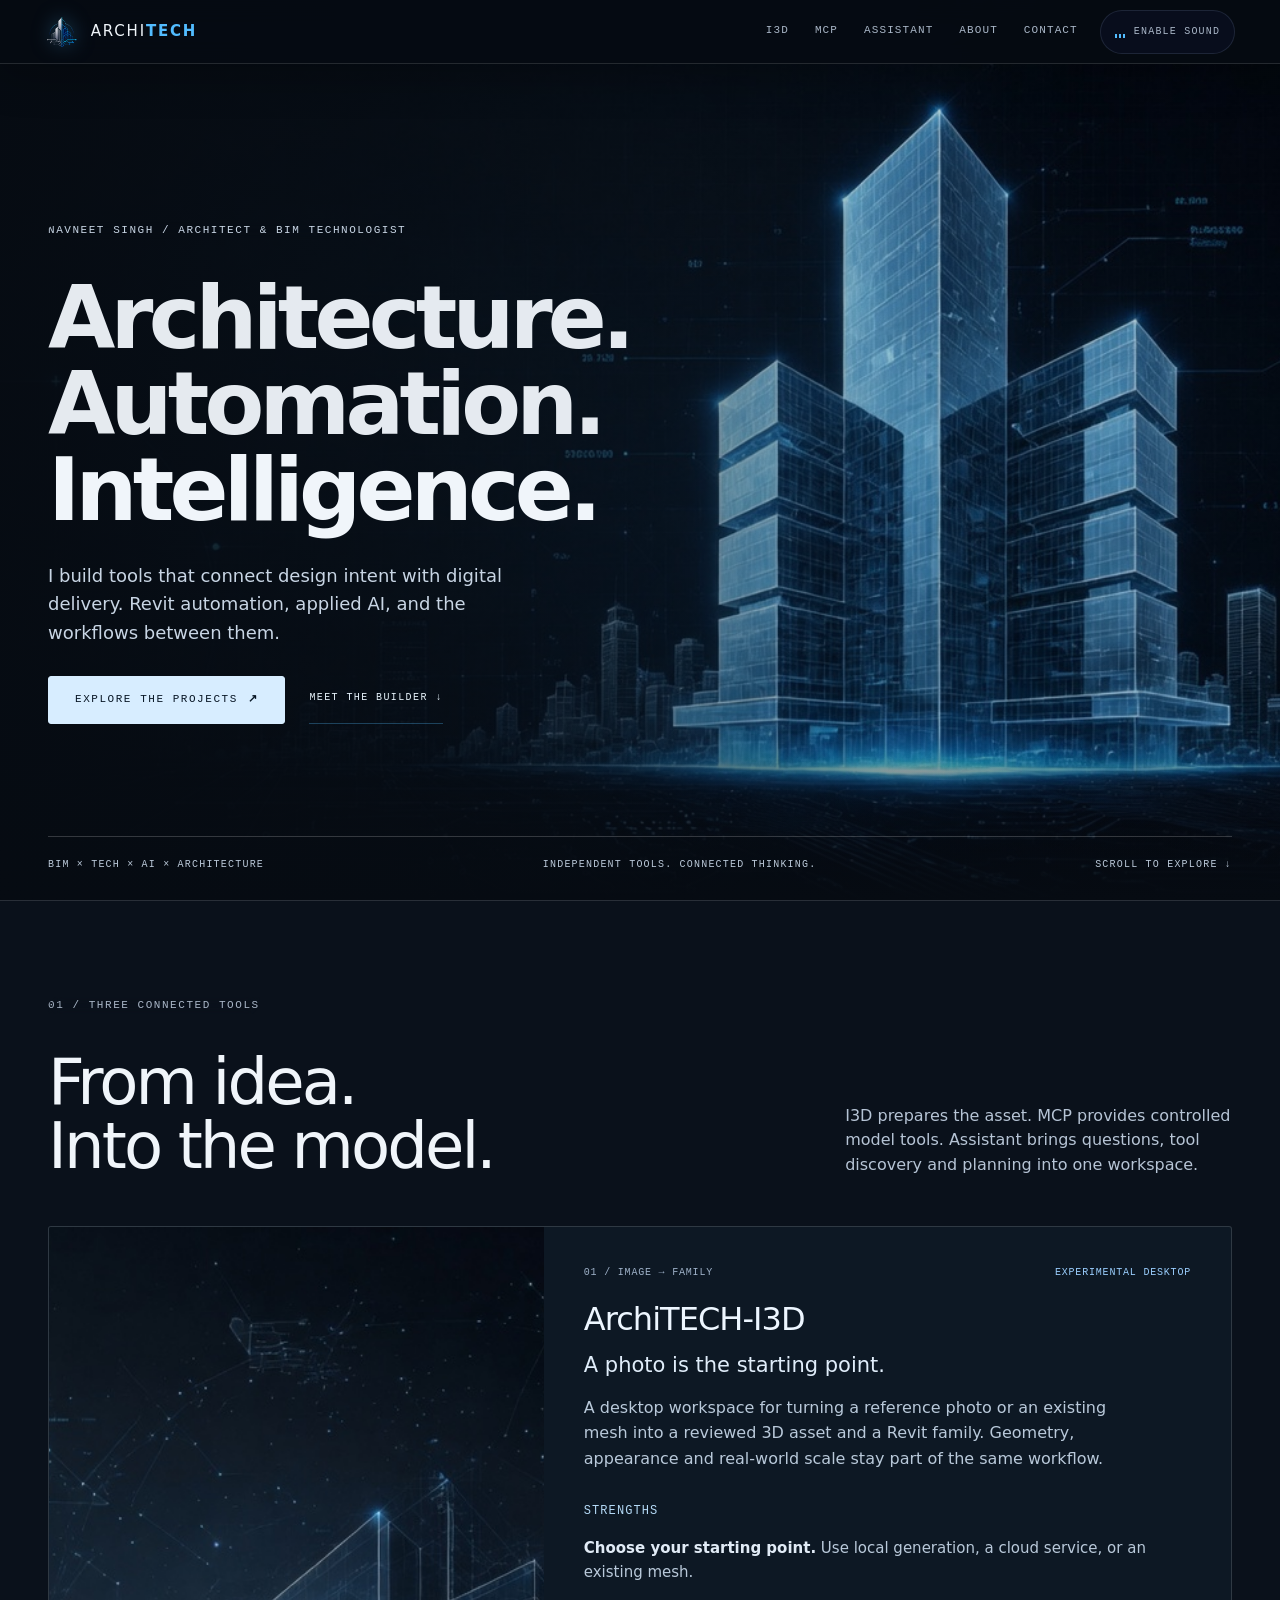
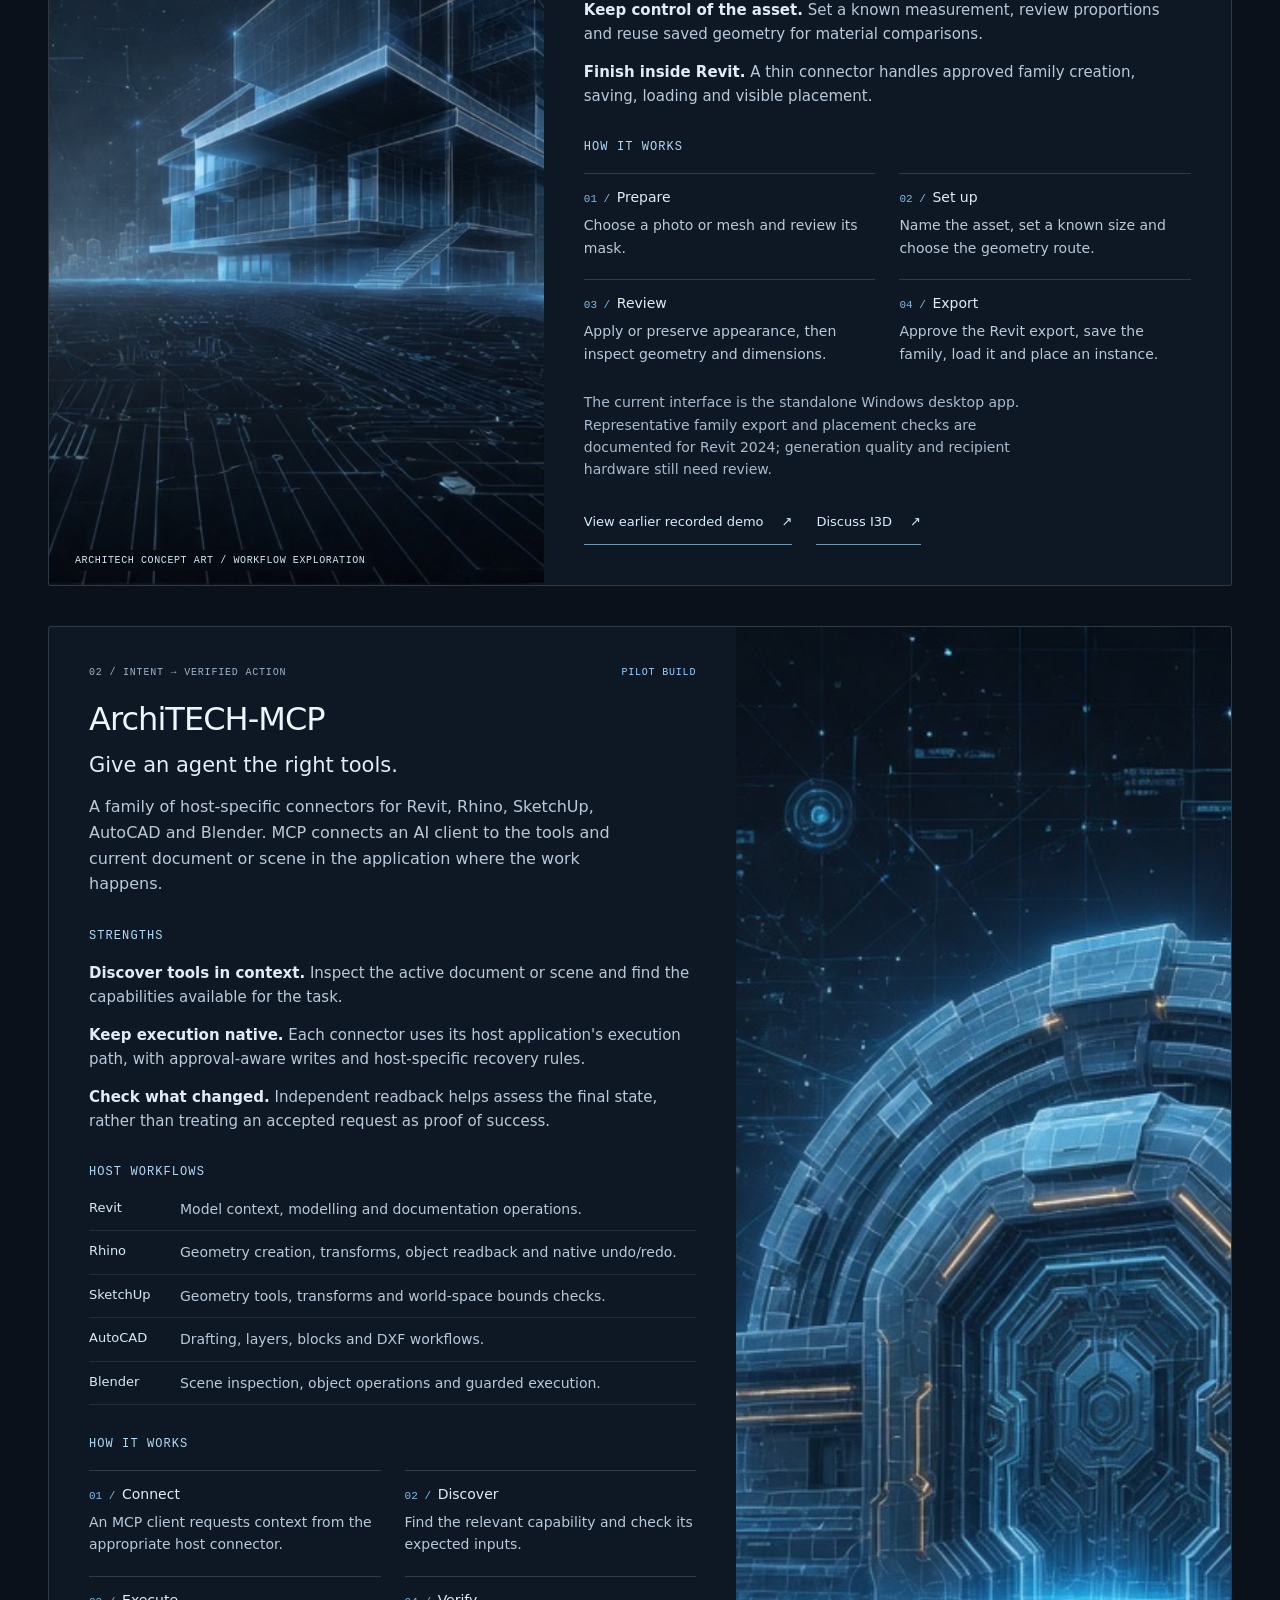
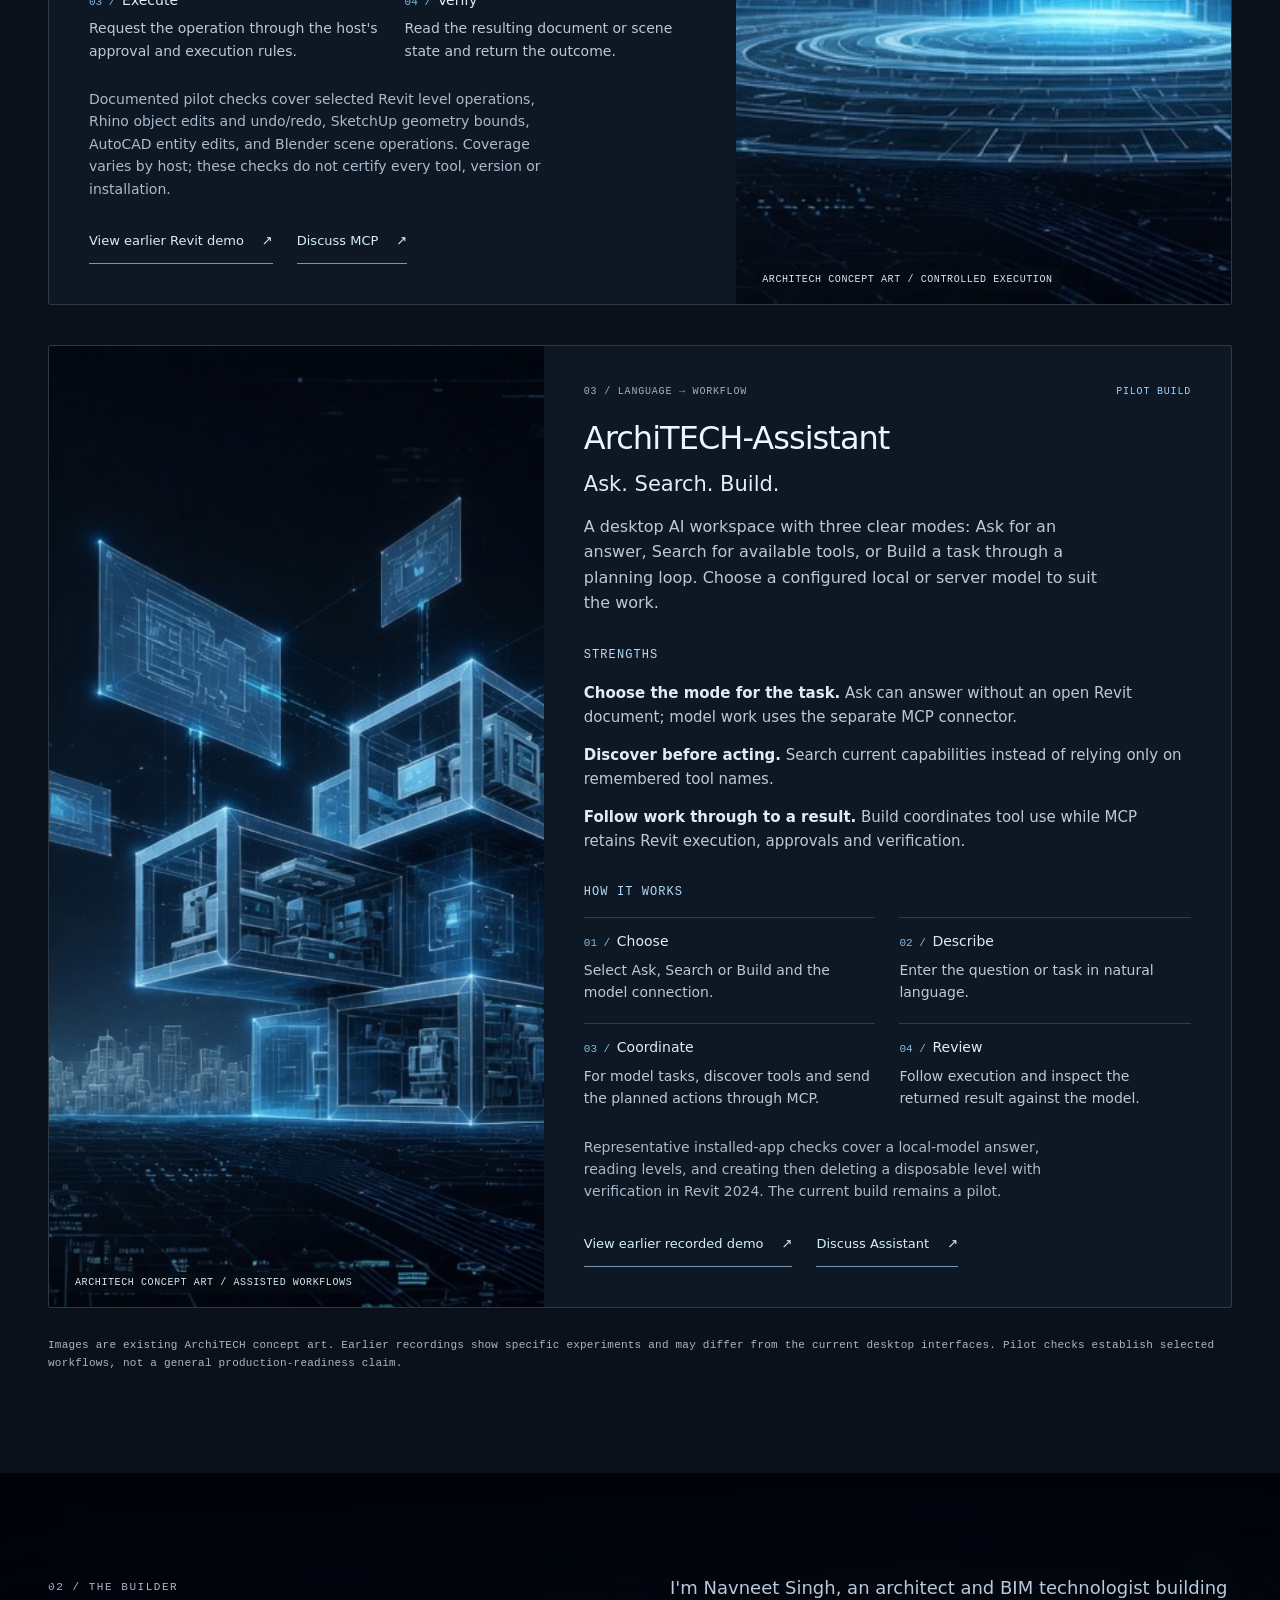
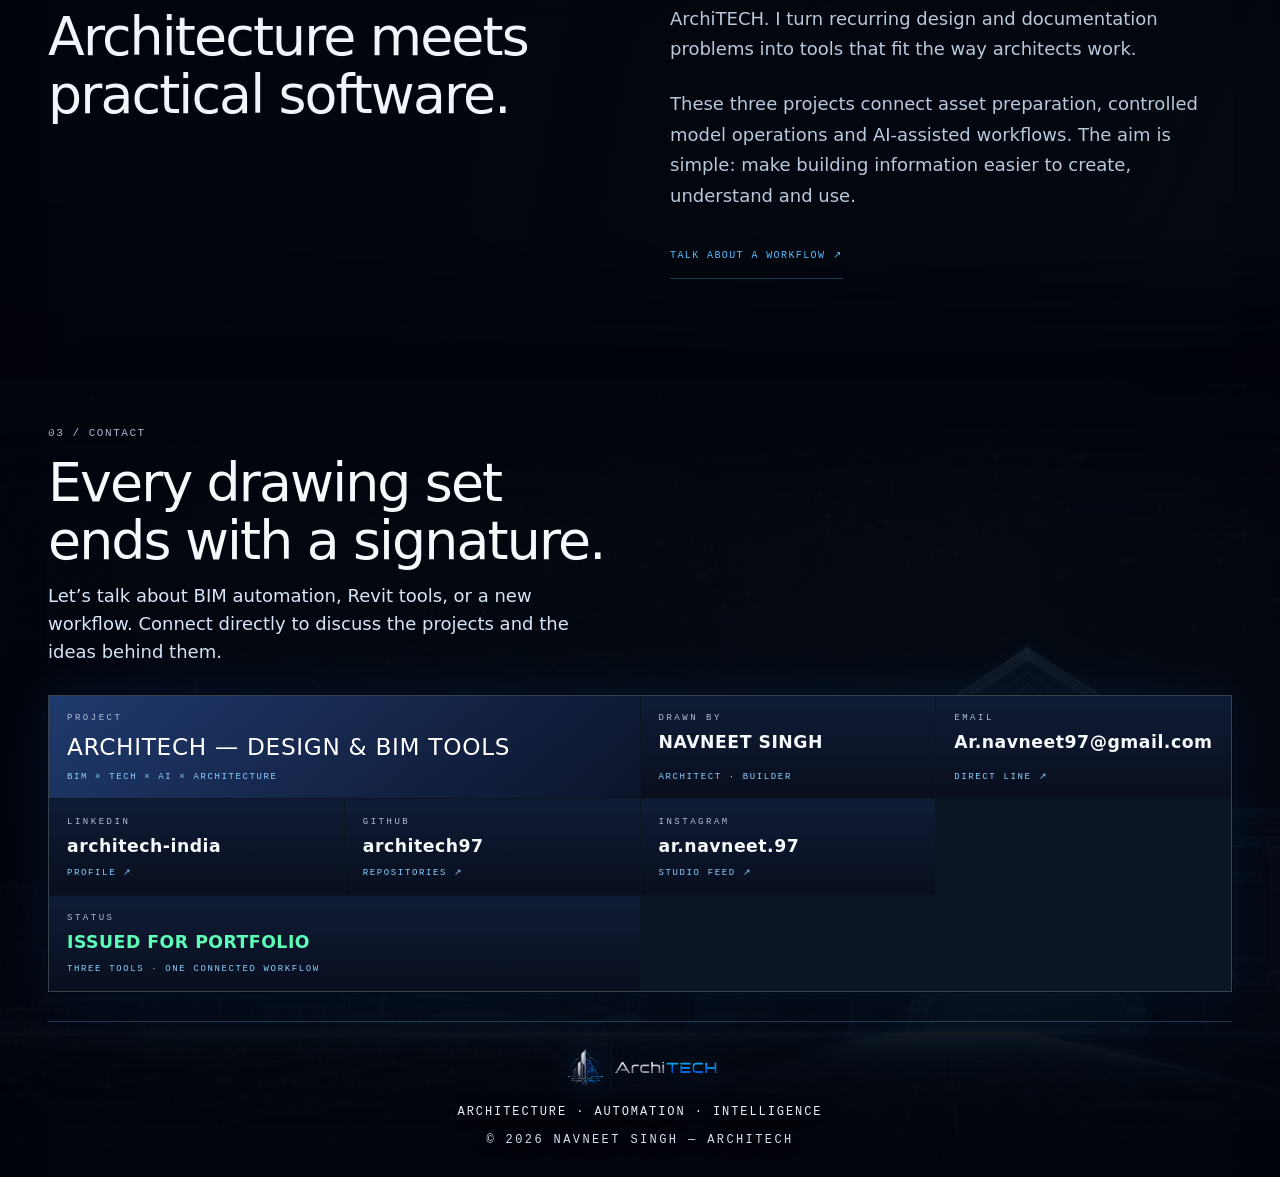
<file: index.html>
<!doctype html>
<html lang="en">
<head>
  <meta charset="utf-8">
  <meta name="viewport" content="width=device-width, initial-scale=1">
  <meta name="theme-color" content="#05060f">
  <meta name="description" content="ArchiTECH-I3D, ArchiTECH-MCP and ArchiTECH-Assistant. Explore Navneet Singh’s tools for image-to-family workflows, controlled Revit execution and AI-assisted BIM.">
  <meta property="og:type" content="website">
  <meta property="og:title" content="ArchiTECH — BIM × Tech × AI × Architecture">
  <meta property="og:description" content="Three tools connecting design intent with BIM: image-to-family creation, controlled Revit execution and an AI assistant for Ask, Search and Build.">
  <meta property="og:url" content="https://architech97.github.io/architech-portfolio/">
  <meta property="og:image" content="https://architech97.github.io/architech-portfolio/assets/architech-vision.jpeg">
  <meta name="twitter:card" content="summary_large_image">
  <meta name="twitter:title" content="ArchiTECH — BIM × Tech × AI × Architecture">
  <meta name="twitter:description" content="Explore ArchiTECH-I3D, ArchiTECH-MCP and ArchiTECH-Assistant, built by Navneet Singh.">
  <meta name="twitter:image" content="https://architech97.github.io/architech-portfolio/assets/architech-vision.jpeg">
  <title>ArchiTECH — BIM × Tech × AI × Architecture</title>
  <link rel="icon" type="image/png" href="assets/architech-mark.png">
  <link rel="preload" as="image" href="assets/bg-hero.jpg">
  <link rel="stylesheet" href="styles.css">
  <link rel="stylesheet" href="refresh.css">
</head>
<body>
  <a class="skip-link" href="#main-content">Skip to content</a>
  <div class="cinema-frame" aria-hidden="true"></div>
  <div class="grain" aria-hidden="true"></div>

  <header class="topbar">
    <a class="brand js-audio-hit" href="#signal" aria-label="ArchiTECH home">
      <img class="brand-img" src="assets/architech-mark.png" alt="" width="34" height="30">
      <span class="brand-word">ARCHI<b>TECH</b></span>
    </a>

    <nav class="site-nav" id="site-nav" aria-label="Main navigation">
      <a href="#architech-i3d">I3D</a>
      <a href="#architech-mcp">MCP</a>
      <a href="#architech-assistant">Assistant</a>
      <a href="#about">About</a>
      <a href="#contact">Contact</a>
    </nav>

    <div class="topbar-end">
      <button class="sound-toggle js-audio-hit" type="button" data-sound-toggle aria-pressed="false" aria-label="Enable sound">
        <span class="sound-bars" aria-hidden="true"><i></i><i></i><i></i></span>
        <span data-sound-label>Enable sound</span>
      </button>
      <button class="nav-toggle js-audio-hit" type="button" data-nav-toggle aria-expanded="false" aria-controls="site-nav" aria-label="Open navigation">
        <span class="nav-toggle-bars" aria-hidden="true"><i></i><i></i><i></i></span>
      </button>
    </div>
  </header>

  <div class="nav-scrim" data-nav-scrim hidden></div>


  <main id="main-content" class="deck">

    <!-- ============ S.00 SIGNAL ============ -->
    <section class="hero slide holo-stage" id="signal" aria-labelledby="hero-title">
      <div class="timeline-pin">
      <img class="hero-art" src="assets/bg-hero.jpg" alt="" width="1408" height="704" fetchpriority="high">
      <div class="hero-grade" aria-hidden="true"></div>
      <div class="hero-vignette" aria-hidden="true"></div>

      <div class="hero-inner">
        <div class="hero-copy" data-reveal>
          <p class="sheet-tag mono">NAVNEET SINGH / ARCHITECT &amp; BIM TECHNOLOGIST</p>
          <h1 id="hero-title" data-char-reveal>
            <span class="thin">Architecture.</span>
            <span class="thin">Automation.</span>
            <span class="strong">Intelligence.</span>
          </h1>
          <p class="hero-intro">I build tools that connect design intent with digital delivery. Revit automation, applied AI, and the workflows between them.</p>
          <div class="hero-actions">
            <a class="btn btn-primary js-audio-hit" href="#projects">Explore the projects <b aria-hidden="true">↗</b></a>
            <a class="text-link" href="#about">Meet the builder <span aria-hidden="true">↓</span></a>
          </div>
        </div>
      </div>
      <div class="hero-foot mono"><span>BIM × TECH × AI × ARCHITECTURE</span><span>INDEPENDENT TOOLS. CONNECTED THINKING.</span><span>SCROLL TO EXPLORE ↓</span></div>
      <p class="scroll-cue mono" aria-hidden="true"><span></span>ENTER</p>
      </div>
    </section>


    <section class="projects" id="projects" aria-labelledby="projects-title">
      <div class="slide-frame">
        <p class="sheet-tag mono" data-reveal>01 / THREE CONNECTED TOOLS</p>
        <header class="project-heading" data-reveal>
          <h2 id="projects-title">From idea.<br>Into the model.</h2>
          <p>I3D prepares the asset. MCP provides controlled model tools. Assistant brings questions, tool discovery and planning into one workspace.</p>
        </header>
        <div class="project-grid">
          <article class="project-card" id="architech-i3d" data-reveal data-tilt aria-labelledby="architech-i3d-title">
            <figure class="project-media"><img src="assets/architech-vision.jpeg" alt="" width="1408" height="768" loading="lazy" decoding="async"><figcaption>ARCHITECH CONCEPT ART / WORKFLOW EXPLORATION</figcaption></figure>
            <div class="project-body">
              <div class="project-index"><span>01 / IMAGE → FAMILY</span><span class="project-status">EXPERIMENTAL DESKTOP</span></div>
              <h3 id="architech-i3d-title">ArchiTECH-I3D</h3>
              <p class="project-thesis">A photo is the starting point.</p>
              <p>A desktop workspace for turning a reference photo or an existing mesh into a reviewed 3D asset and a Revit family. Geometry, appearance and real-world scale stay part of the same workflow.</p>
              <h4>Strengths</h4>
              <ul class="project-strengths"><li><b>Choose your starting point.</b> Use local generation, a cloud service, or an existing mesh.</li><li><b>Keep control of the asset.</b> Set a known measurement, review proportions and reuse saved geometry for material comparisons.</li><li><b>Finish inside Revit.</b> A thin connector handles approved family creation, saving, loading and visible placement.</li></ul>
              <h4>How it works</h4>
              <ol class="project-workflow"><li><b>Prepare</b><span>Choose a photo or mesh and review its mask.</span></li><li><b>Set up</b><span>Name the asset, set a known size and choose the geometry route.</span></li><li><b>Review</b><span>Apply or preserve appearance, then inspect geometry and dimensions.</span></li><li><b>Export</b><span>Approve the Revit export, save the family, load it and place an instance.</span></li></ol>
              <p class="project-detail">The current interface is the standalone Windows desktop app. Representative family export and placement checks are documented for Revit 2024; generation quality and recipient hardware still need review.</p>
              <div class="project-links"><a href="https://www.linkedin.com/posts/architech-india_architech-architechi3d-revit-activity-7509904933824000000-UpSj" target="_blank" rel="noreferrer">View earlier recorded demo <span aria-hidden="true">↗</span></a><a href="#contact">Discuss I3D <span aria-hidden="true">↗</span></a></div>
            </div>
          </article>
          <article class="project-card" id="architech-mcp" data-reveal data-tilt aria-labelledby="architech-mcp-title">
            <figure class="project-media"><img src="assets/bg-gates.jpg" alt="" width="1408" height="768" loading="lazy" decoding="async"><figcaption>ARCHITECH CONCEPT ART / CONTROLLED EXECUTION</figcaption></figure>
            <div class="project-body">
              <div class="project-index"><span>02 / INTENT → VERIFIED ACTION</span><span class="project-status">PILOT BUILD</span></div>
              <h3 id="architech-mcp-title">ArchiTECH-MCP</h3>
              <p class="project-thesis">Give an agent the right tools.</p>
              <p>A family of host-specific connectors for Revit, Rhino, SketchUp, AutoCAD and Blender. MCP connects an AI client to the tools and current document or scene in the application where the work happens.</p>
              <h4>Strengths</h4>
              <ul class="project-strengths"><li><b>Discover tools in context.</b> Inspect the active document or scene and find the capabilities available for the task.</li><li><b>Keep execution native.</b> Each connector uses its host application's execution path, with approval-aware writes and host-specific recovery rules.</li><li><b>Check what changed.</b> Independent readback helps assess the final state, rather than treating an accepted request as proof of success.</li></ul>
              <h4>Host workflows</h4>
              <dl class="project-hosts"><div><dt>Revit</dt><dd>Model context, modelling and documentation operations.</dd></div><div><dt>Rhino</dt><dd>Geometry creation, transforms, object readback and native undo/redo.</dd></div><div><dt>SketchUp</dt><dd>Geometry tools, transforms and world-space bounds checks.</dd></div><div><dt>AutoCAD</dt><dd>Drafting, layers, blocks and DXF workflows.</dd></div><div><dt>Blender</dt><dd>Scene inspection, object operations and guarded execution.</dd></div></dl>
              <h4>How it works</h4>
              <ol class="project-workflow"><li><b>Connect</b><span>An MCP client requests context from the appropriate host connector.</span></li><li><b>Discover</b><span>Find the relevant capability and check its expected inputs.</span></li><li><b>Execute</b><span>Request the operation through the host's approval and execution rules.</span></li><li><b>Verify</b><span>Read the resulting document or scene state and return the outcome.</span></li></ol>
              <p class="project-detail">Documented pilot checks cover selected Revit level operations, Rhino object edits and undo/redo, SketchUp geometry bounds, AutoCAD entity edits, and Blender scene operations. Coverage varies by host; these checks do not certify every tool, version or installation.</p>
              <div class="project-links"><a href="https://www.linkedin.com/posts/architech-india_architech-revit-bim-activity-7509672003092566016-BI20" target="_blank" rel="noreferrer">View earlier Revit demo <span aria-hidden="true">↗</span></a><a href="#contact">Discuss MCP <span aria-hidden="true">↗</span></a></div>
            </div>
          </article>
          <article class="project-card" id="architech-assistant" data-reveal data-tilt aria-labelledby="architech-assistant-title">
            <figure class="project-media"><img src="assets/bg-toolkit.jpg" alt="" width="1408" height="768" loading="lazy" decoding="async"><figcaption>ARCHITECH CONCEPT ART / ASSISTED WORKFLOWS</figcaption></figure>
            <div class="project-body">
              <div class="project-index"><span>03 / LANGUAGE → WORKFLOW</span><span class="project-status">PILOT BUILD</span></div>
              <h3 id="architech-assistant-title">ArchiTECH-Assistant</h3>
              <p class="project-thesis">Ask. Search. Build.</p>
              <p>A desktop AI workspace with three clear modes: Ask for an answer, Search for available tools, or Build a task through a planning loop. Choose a configured local or server model to suit the work.</p>
              <h4>Strengths</h4>
              <ul class="project-strengths"><li><b>Choose the mode for the task.</b> Ask can answer without an open Revit document; model work uses the separate MCP connector.</li><li><b>Discover before acting.</b> Search current capabilities instead of relying only on remembered tool names.</li><li><b>Follow work through to a result.</b> Build coordinates tool use while MCP retains Revit execution, approvals and verification.</li></ul>
              <h4>How it works</h4>
              <ol class="project-workflow"><li><b>Choose</b><span>Select Ask, Search or Build and the model connection.</span></li><li><b>Describe</b><span>Enter the question or task in natural language.</span></li><li><b>Coordinate</b><span>For model tasks, discover tools and send the planned actions through MCP.</span></li><li><b>Review</b><span>Follow execution and inspect the returned result against the model.</span></li></ol>
              <p class="project-detail">Representative installed-app checks cover a local-model answer, reading levels, and creating then deleting a disposable level with verification in Revit 2024. The current build remains a pilot.</p>
              <div class="project-links"><a href="https://www.linkedin.com/posts/architech-india_architech-revit-bim-activity-7509672003092566016-BI20" target="_blank" rel="noreferrer">View earlier recorded demo <span aria-hidden="true">↗</span></a><a href="#contact">Discuss Assistant <span aria-hidden="true">↗</span></a></div>
            </div>
          </article>
        </div>
        <p class="project-note">Images are existing ArchiTECH concept art. Earlier recordings show specific experiments and may differ from the current desktop interfaces. Pilot checks establish selected workflows, not a general production-readiness claim.</p>
      </div>
    </section>

    <section class="sec slide about" id="about" aria-labelledby="about-title">
      <div class="slide-frame about-layout">
        <header class="sec-head" data-reveal>
          <p class="sheet-tag mono">02 / THE BUILDER</p>
          <h2 id="about-title">Architecture meets<br>practical software.</h2>
        </header>
        <div class="about-copy" data-reveal>
          <p>I'm Navneet Singh, an architect and BIM technologist building ArchiTECH. I turn recurring design and documentation problems into tools that fit the way architects work.</p>
          <p>These three projects connect asset preparation, controlled model operations and AI-assisted workflows. The aim is simple: make building information easier to create, understand and use.</p>
          <a class="text-link" href="#contact">Talk about a workflow <span aria-hidden="true">↗</span></a>
        </div>
      </div>
    </section>

    <!-- ============ S.07 TITLE BLOCK ============ -->
    <section class="sec tb-sec slide slide-end" id="contact" aria-labelledby="contact-title">
      <div class="slide-frame slide-frame-end">
        <header class="sec-head" data-reveal>
          <p class="sheet-tag mono">03 / CONTACT</p>
          <h2 id="contact-title">Every drawing set<br>ends with a signature.</h2>
          <p class="sec-lede contact-lede">
            Let’s talk about BIM automation, Revit tools, or a new workflow.
            Connect directly to discuss the projects and the ideas behind them.
          </p>
        </header>

        <div class="titleblock" data-reveal aria-label="Project title block and contact">
          <div class="tb-cell tb-project">
            <i class="mono">PROJECT</i>
            <b>ARCHITECH — DESIGN &amp; BIM TOOLS</b>
            <span class="mono">BIM × TECH × AI × ARCHITECTURE</span>
          </div>
          <div class="tb-cell">
            <i class="mono">DRAWN BY</i>
            <b>NAVNEET SINGH</b>
            <span class="mono">ARCHITECT · BUILDER</span>
          </div>
          <a class="tb-cell tb-link js-audio-hit" href="mailto:Ar.navneet97@gmail.com">
            <i class="mono">EMAIL</i>
            <b>Ar.navneet97@gmail.com</b>
            <span class="mono">DIRECT LINE ↗</span>
          </a>
          <a class="tb-cell tb-link js-audio-hit" href="https://www.linkedin.com/in/architech-india/" target="_blank" rel="noreferrer">
            <i class="mono">LINKEDIN</i>
            <b>architech-india</b>
            <span class="mono">PROFILE ↗</span>
          </a>
          <a class="tb-cell tb-link js-audio-hit" href="https://github.com/architech97" target="_blank" rel="noreferrer">
            <i class="mono">GITHUB</i>
            <b>architech97</b>
            <span class="mono">REPOSITORIES ↗</span>
          </a>
          <a class="tb-cell tb-link js-audio-hit" href="https://www.instagram.com/ar.navneet.97/" target="_blank" rel="noreferrer">
            <i class="mono">INSTAGRAM</i>
            <b>ar.navneet.97</b>
            <span class="mono">STUDIO FEED ↗</span>
          </a>
          <div class="tb-cell tb-status">
            <i class="mono">STATUS</i>
            <b>ISSUED FOR PORTFOLIO</b>
            <span class="mono">THREE TOOLS · ONE CONNECTED WORKFLOW</span>
          </div>
        </div>

        <footer class="footer" data-reveal>
          <img class="footer-wordmark" src="assets/architech-logo-color.png" alt="ArchiTECH" width="160" height="44" loading="lazy">
          <p class="mono">ARCHITECTURE · AUTOMATION · INTELLIGENCE</p>
          <p class="mono">© 2026 NAVNEET SINGH — ARCHITECH</p>
        </footer>
      </div>
    </section>
  </main>

  <script src="script.js"></script>
</body>
</html>
</file>
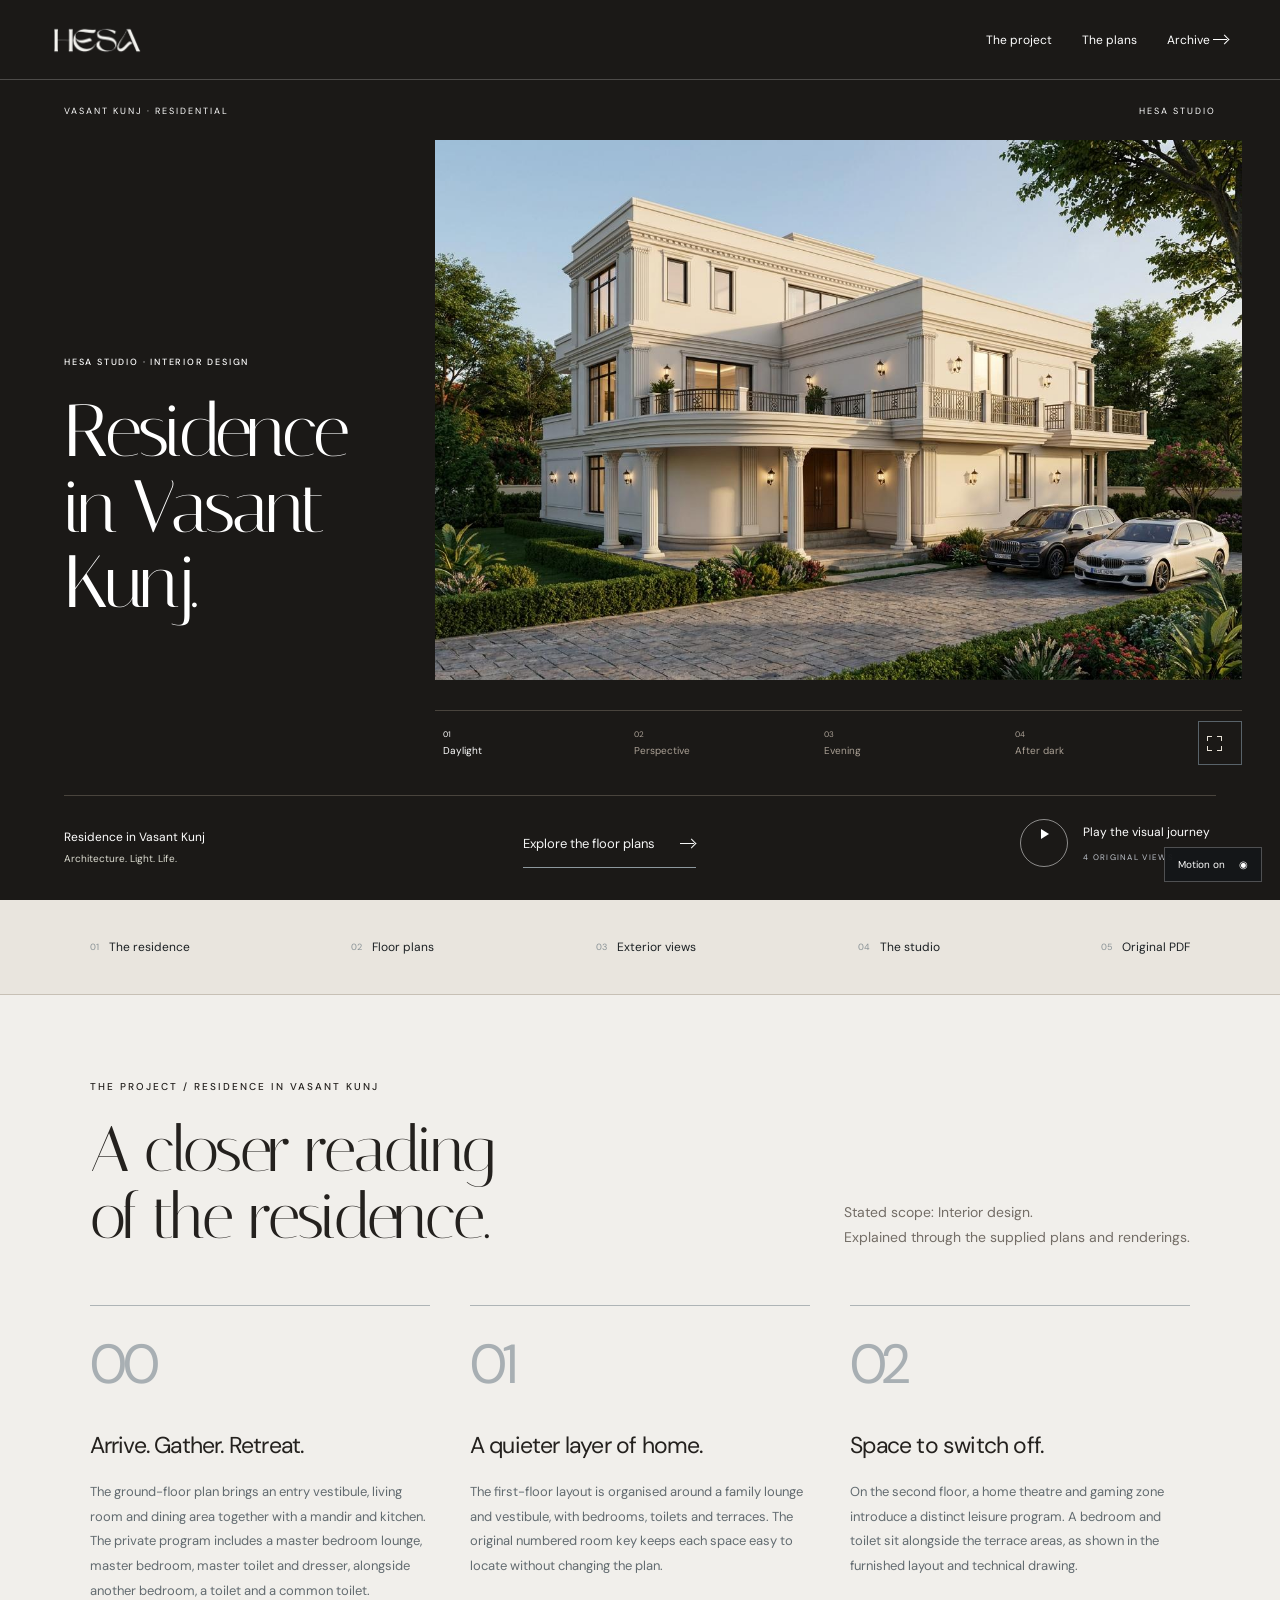
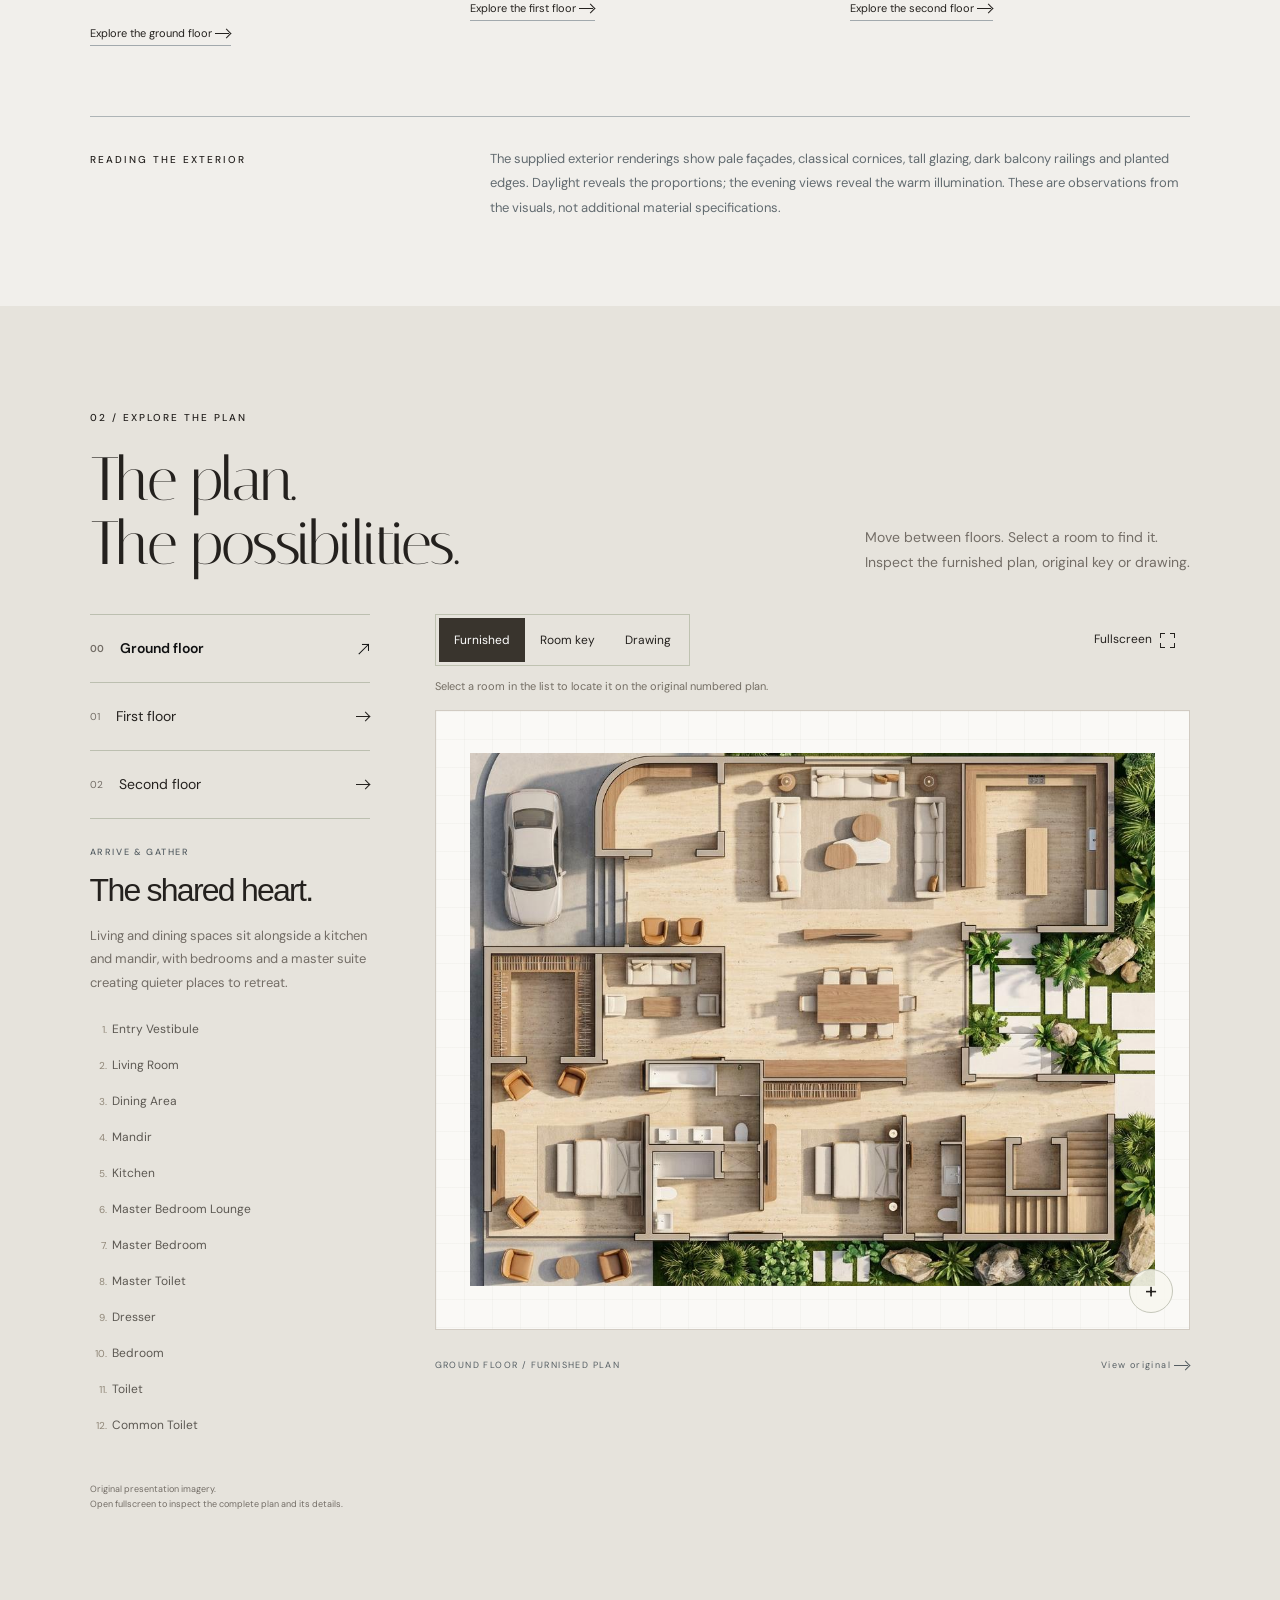
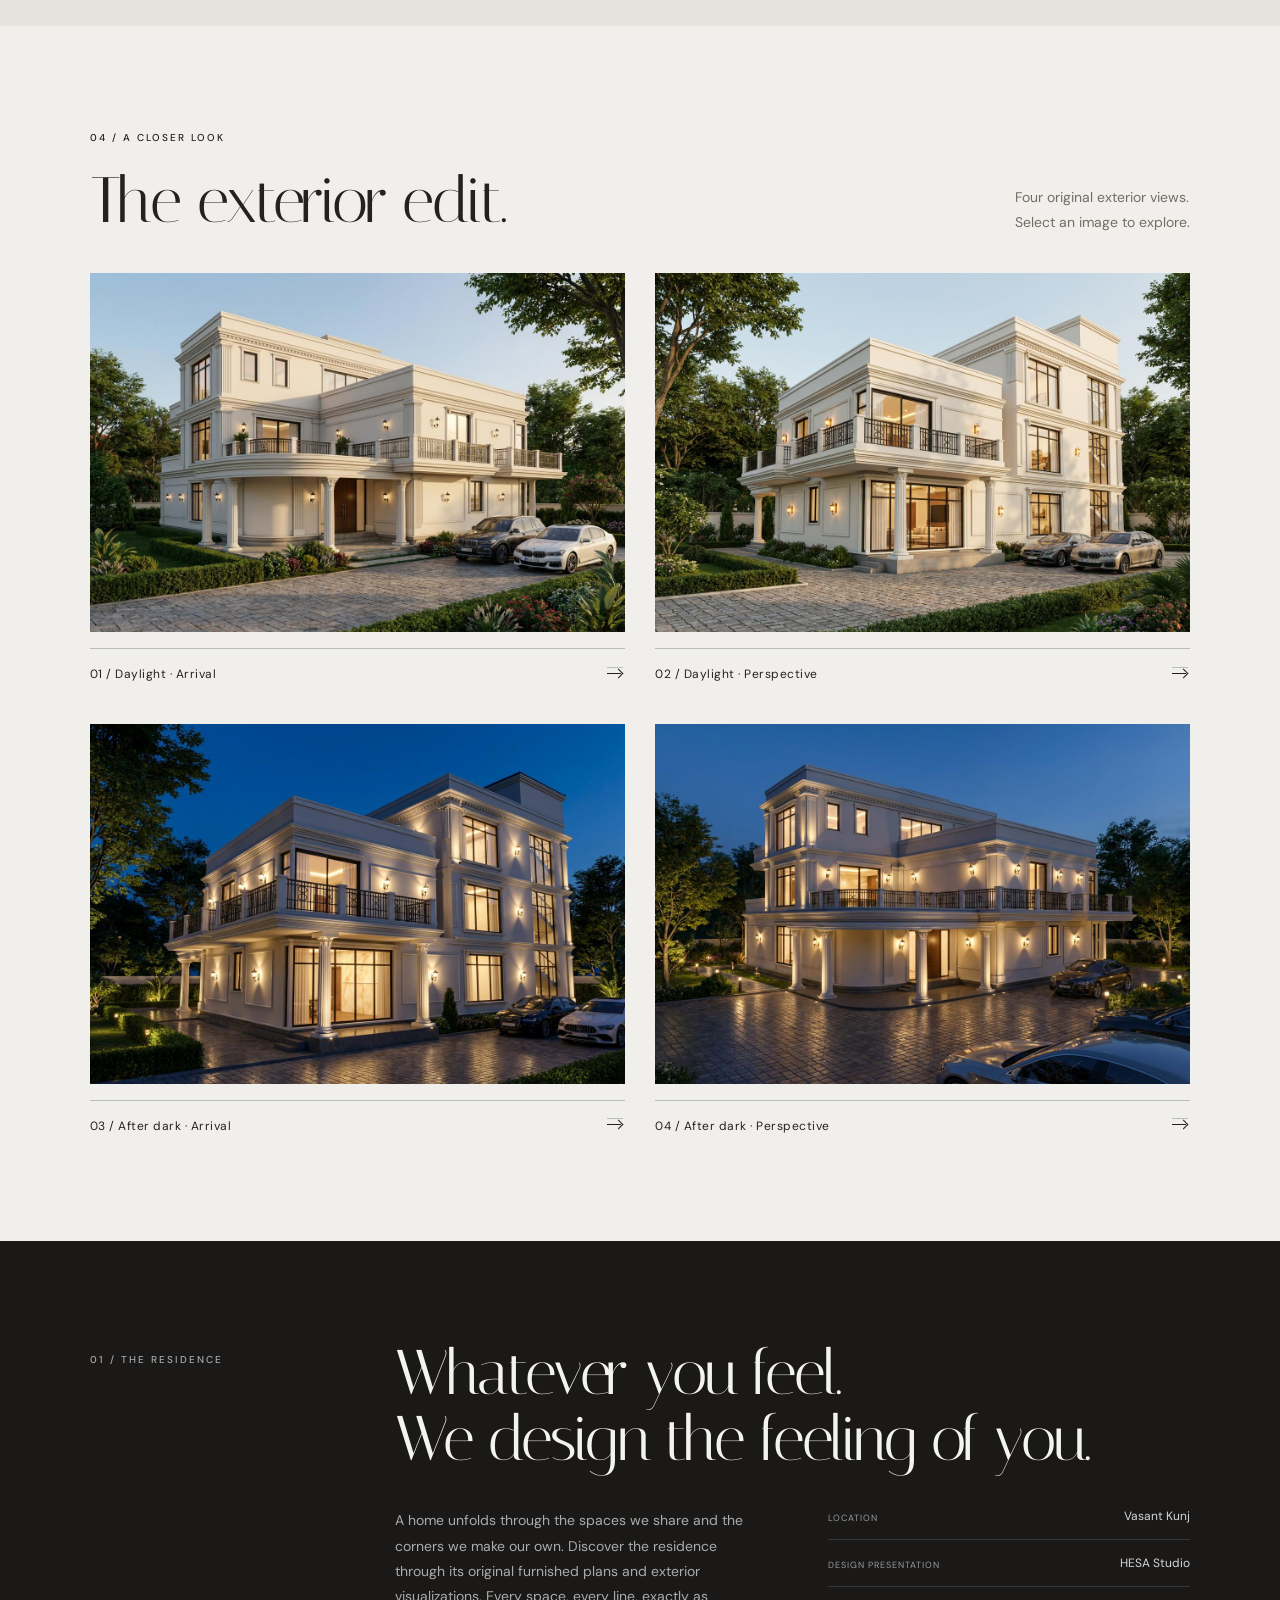
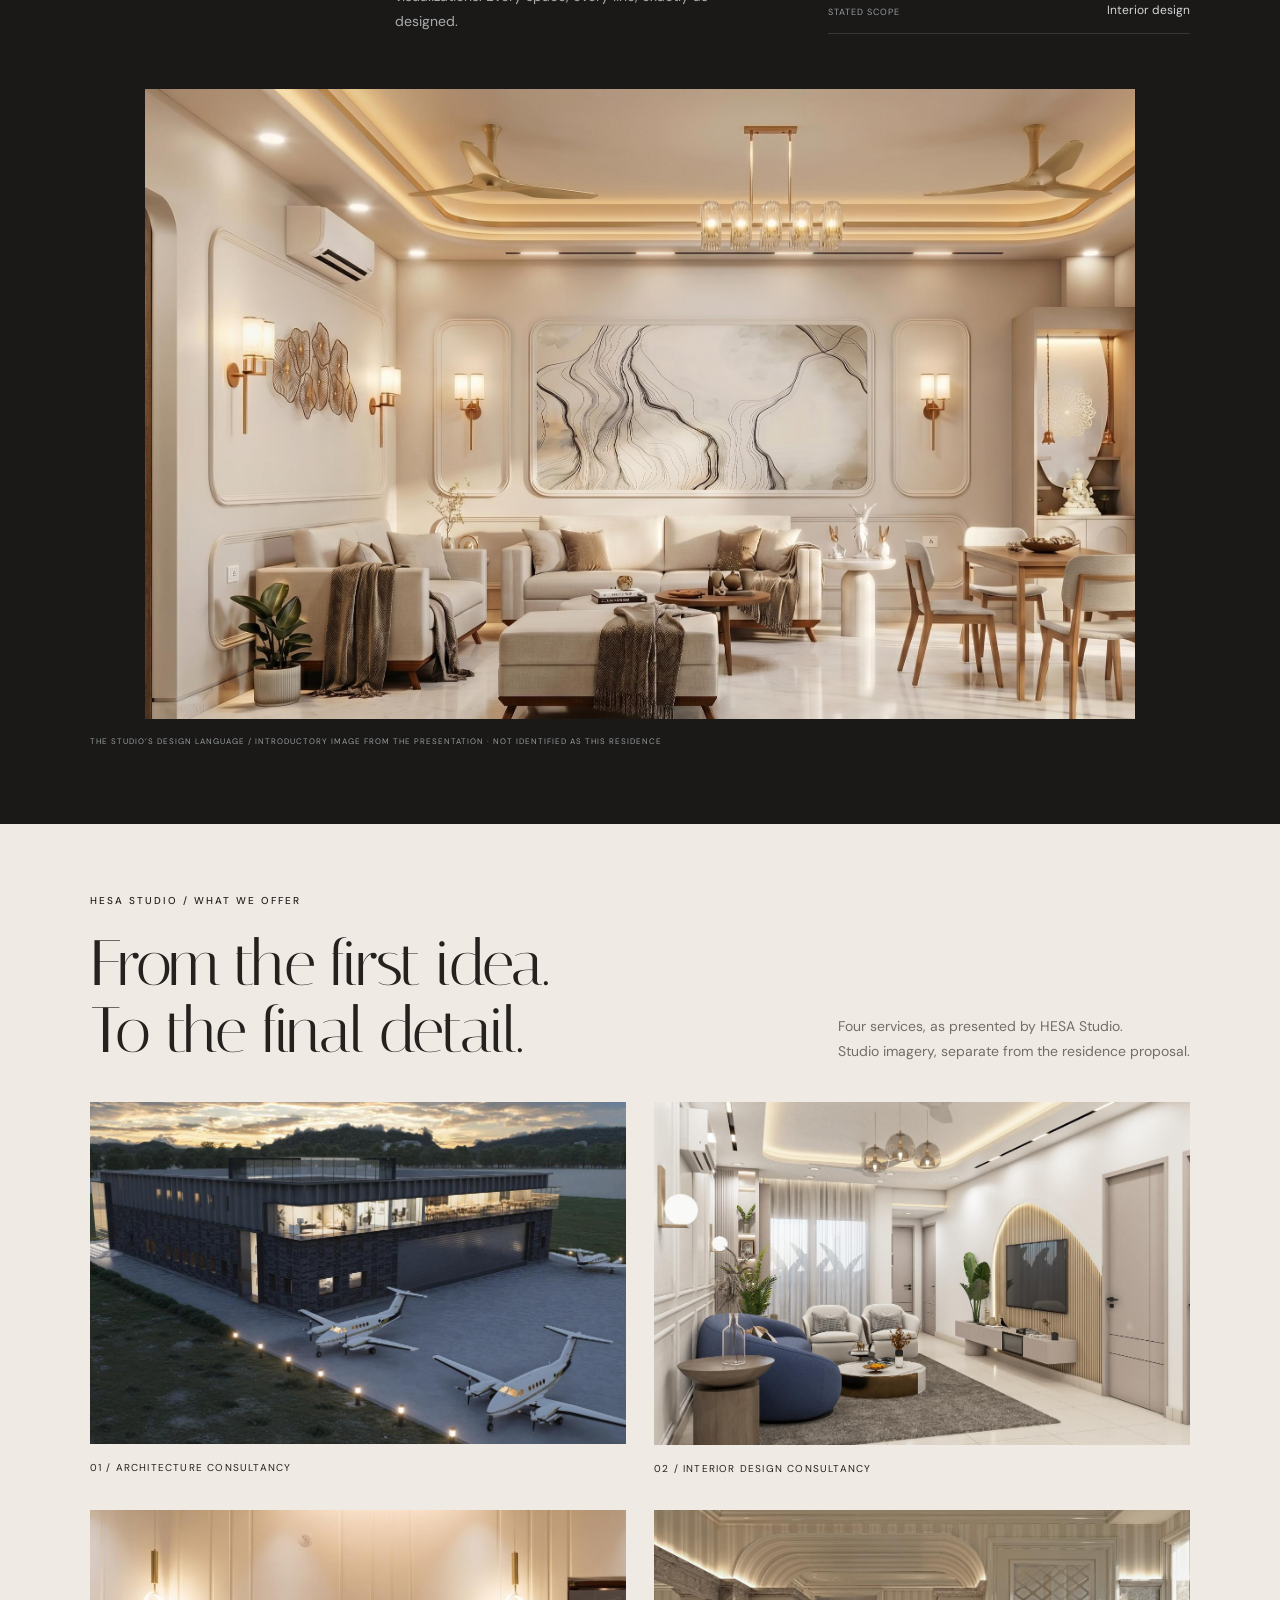
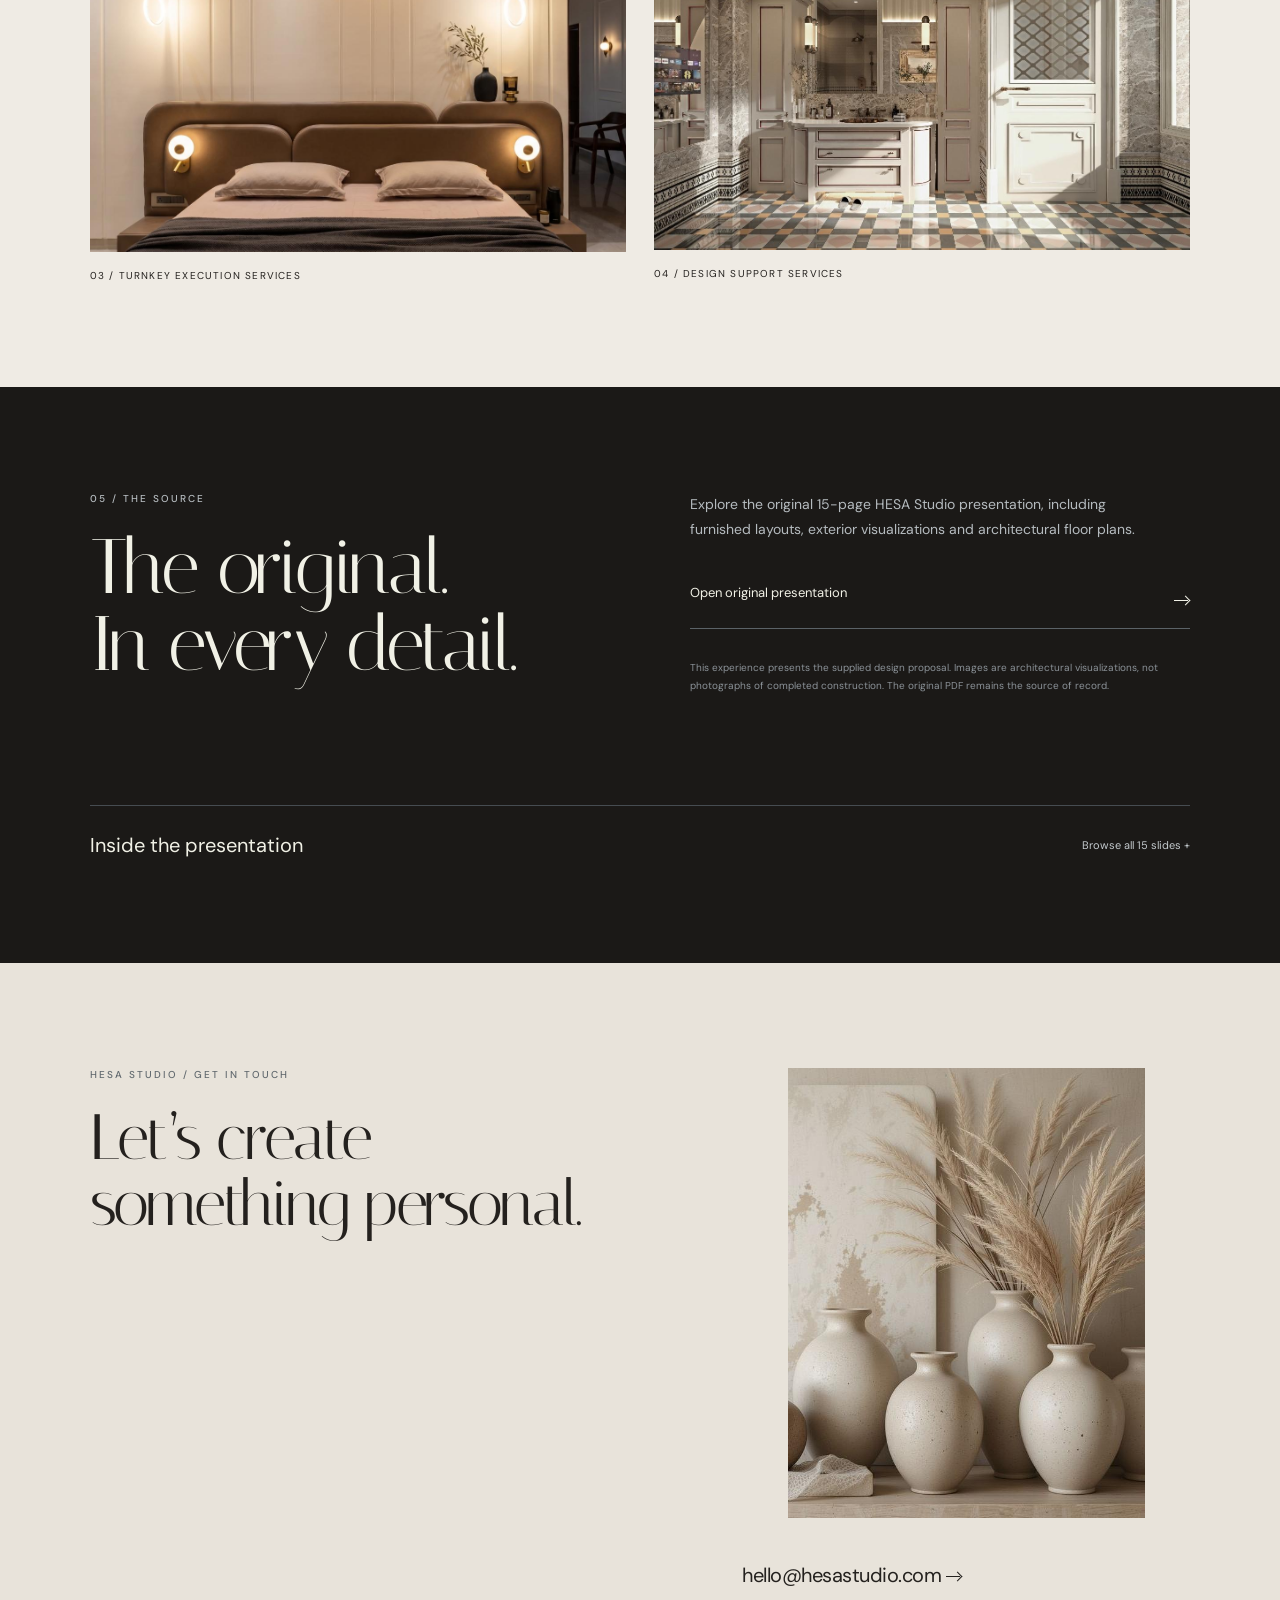
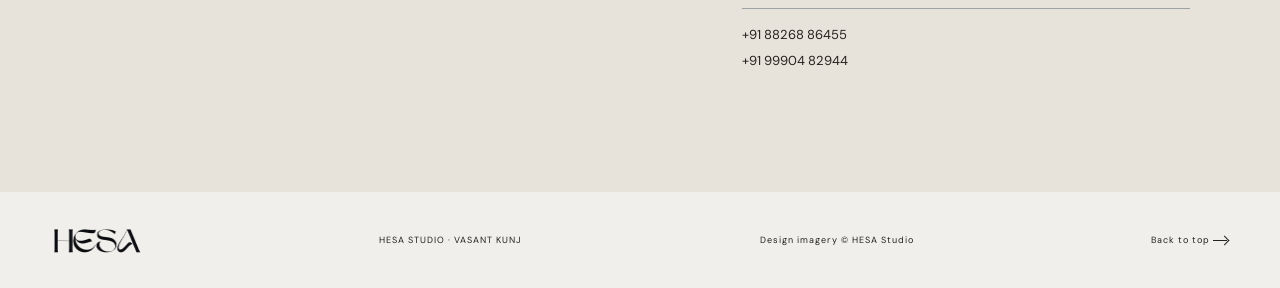
<file: hesa-residence-v1/index.html>
<!doctype html>
<html lang="en"><head><meta charset="utf-8"><meta name="viewport" content="width=device-width, initial-scale=1"><meta name="theme-color" content="#101112"><meta name="description" content="Explore the residence in Vasant Kunj through HESA Studio’s original plans and architectural visualizations."><title>HESA Studio — Residence in Vasant Kunj</title><link rel="stylesheet" href="style.css?v=20261104-11"></head>
<body><a class="skip-link" href="#project">Skip to content</a><div class="progress" aria-hidden="true"></div><header><a class="brand" href="#home"><img class="studio-logo" src="../hesa-residence/assets/hesa-logo.png" alt="HESA Studio"></a><a class="project-name" href="#home">HESA STUDIO</a><nav aria-label="Main navigation"><a href="#project">The project</a><a href="#spaces">The plans</a><a href="#archive">Archive <span class="ui-arrow" aria-hidden="true"></span></a></nav></header>
<main><section class="hero" id="home"><img class="hero-image" src="../hesa-residence/assets/asset-024.jpg" alt="HESA Studio’s daytime visualization of the residence, with pale classical façades, columns and planted edges" fetchpriority="high"><div class="hero-shade"></div><div class="hero-top"><span>VASANT KUNJ · RESIDENTIAL</span><span>HESA STUDIO</span></div><div class="hero-title"><p>HESA STUDIO · INTERIOR DESIGN</p><h1><span>Residence</span><span>in Vasant Kunj.</span></h1></div><div class="hero-view-controls" role="group" aria-label="Choose original exterior view"><button data-hero-view="0" aria-pressed="true"><span>01</span> Daylight</button><button data-hero-view="1" aria-pressed="false"><span>02</span> Perspective</button><button data-hero-view="2" aria-pressed="false"><span>03</span> Evening</button><button data-hero-view="3" aria-pressed="false"><span>04</span> After dark</button><button id="hero-enlarge" aria-label="Open selected exterior image full screen"><span class="ui-expand" aria-hidden="true"></span></button></div><div class="hero-bottom"><p>Residence in Vasant Kunj<br><span>Architecture. Light. Life.</span></p><a class="hero-primary" href="#spaces">Explore the floor plans <span><span class="ui-arrow" aria-hidden="true"></span></span></a><button class="hero-play" data-open-tour><span>▶︎</span> Play the visual journey <small>4 ORIGINAL VIEWS</small></button><p class="hero-count">01 — 03<br><span>THREE LEVELS, ONE HOME</span></p></div></section>


<nav class="chapter-nav" aria-label="Explore the presentation"><a href="#project"><span>01</span>The residence</a><a href="#spaces"><span>02</span>Floor plans</a><a href="#perspectives"><span>03</span>Exterior views</a><a href="#studio"><span>04</span>The studio</a><a href="#archive"><span>05</span>Original PDF</a></nav><section class="project-reading section-pad" id="project"><div class="section-heading"><div><div class="eyebrow">THE PROJECT / RESIDENCE IN VASANT KUNJ</div><h2>A closer reading<br>of the residence.</h2></div><p>Stated scope: Interior design.<br>Explained through the supplied plans and renderings.</p></div><div class="project-program"><article><span class="program-number">00</span><div><h3>Arrive. Gather. Retreat.</h3><p>The ground-floor plan brings an entry vestibule, living room and dining area together with a mandir and kitchen. The private program includes a master bedroom lounge, master bedroom, master toilet and dresser, alongside another bedroom, a toilet and a common toilet.</p><a href="#spaces" data-program-floor="0">Explore the ground floor <span class="ui-arrow" aria-hidden="true"></span></a></div></article><article><span class="program-number">01</span><div><h3>A quieter layer of home.</h3><p>The first-floor layout is organised around a family lounge and vestibule, with bedrooms, toilets and terraces. The original numbered room key keeps each space easy to locate without changing the plan.</p><a href="#spaces" data-program-floor="1">Explore the first floor <span class="ui-arrow" aria-hidden="true"></span></a></div></article><article><span class="program-number">02</span><div><h3>Space to switch off.</h3><p>On the second floor, a home theatre and gaming zone introduce a distinct leisure program. A bedroom and toilet sit alongside the terrace areas, as shown in the furnished layout and technical drawing.</p><a href="#spaces" data-program-floor="2">Explore the second floor <span class="ui-arrow" aria-hidden="true"></span></a></div></article></div><div class="facade-reading"><span class="eyebrow">READING THE EXTERIOR</span><p>The supplied exterior renderings show pale façades, classical cornices, tall glazing, dark balcony railings and planted edges. Daylight reveals the proportions; the evening views reveal the warm illumination. These are observations from the visuals, not additional material specifications.</p></div></section>

<section class="plans section-pad" id="spaces"><div class="section-heading"><div><div class="eyebrow">02 / EXPLORE THE PLAN</div><h2>The plan.<br>The possibilities.</h2></div><p>Move between floors. Select a room to find it.<br class="desktop"> Inspect the furnished plan, original key or drawing.</p></div><div class="floor-layout"><aside class="floor-sidebar"><div class="floor-tabs" role="tablist" aria-label="Choose floor"><button role="tab" aria-selected="true" class="active" data-floor="0"><span>00</span>Ground floor<i><span class="ui-arrow" aria-hidden="true"></span></i></button><button role="tab" aria-selected="false" data-floor="1"><span>01</span>First floor<i><span class="ui-arrow" aria-hidden="true"></span></i></button><button role="tab" aria-selected="false" data-floor="2"><span>02</span>Second floor<i><span class="ui-arrow" aria-hidden="true"></span></i></button></div><div class="floor-description" aria-live="polite"><p class="eyebrow" id="floor-kicker">ARRIVE & GATHER</p><h3 id="floor-title">The shared heart.</h3><p id="floor-text">Living and dining spaces sit alongside a kitchen and mandir, with bedrooms and a master suite creating quieter places to retreat.</p><ol id="floor-features"><li>Entry vestibule</li><li>Living & dining</li><li>Kitchen & mandir</li><li>Bedrooms & master suite</li></ol></div><p class="small-note">Original presentation imagery.<br>Open fullscreen to inspect the complete plan and its details.</p></aside><div class="plan-panel"><div class="plan-toolbar"><div class="segmented" aria-label="Drawing style"><button class="selected" data-mode="furnished" aria-pressed="true">Furnished</button><button data-mode="keyplan" aria-pressed="false">Room key</button><button data-mode="drawing" aria-pressed="false">Drawing</button></div><button id="open-plan">Fullscreen <span class="ui-expand" aria-hidden="true"></span></button></div><label class="mobile-room-picker" for="room-picker">Find a room<select id="room-picker" aria-label="Locate a room on the original plan"><option value="">Choose a room</option></select></label><p id="room-selection" aria-live="polite">Select a room in the list to locate it on the original numbered plan.</p><div class="plan-stage" id="plan-stage"><img id="plan-image" src="../hesa-residence/assets/ground.jpg" alt="Ground floor furnished plan from HESA Studio’s presentation"><div id="room-markers" aria-hidden="true"></div><button class="expand" id="expand-plan" aria-label="Open floor plan full screen">+</button></div><div class="plan-caption"><span id="plan-label">GROUND FLOOR / FURNISHED PLAN</span><button type="button" id="view-original">View original <span class="ui-arrow" aria-hidden="true"></span></button></div></div></div></section>

<section class="gallery section-pad" id="perspectives"><div class="section-heading"><div><div class="eyebrow">04 / A CLOSER LOOK</div><h2>The exterior edit.</h2></div><p>Four original exterior views.<br>Select an image to explore.</p></div><div class="gallery-grid"><button data-gallery="0"><img src="../hesa-residence/assets/asset-024.jpg" alt="Daylight exterior, entrance and curved balcony" loading="lazy"><span>01 / Daylight · Arrival <i><span class="ui-arrow" aria-hidden="true"></span></i></span></button><button data-gallery="1"><img src="../hesa-residence/assets/asset-025.jpg" alt="Daylight exterior, alternate façade perspective" loading="lazy"><span>02 / Daylight · Perspective <i><span class="ui-arrow" aria-hidden="true"></span></i></span></button><button data-gallery="2"><img src="../hesa-residence/assets/asset-022.jpg" alt="Nighttime exterior with illuminated balconies and windows" loading="lazy"><span>03 / After dark · Arrival <i><span class="ui-arrow" aria-hidden="true"></span></i></span></button><button data-gallery="3"><img src="../hesa-residence/assets/asset-023.jpg" alt="Nighttime exterior, alternate perspective" loading="lazy"><span>04 / After dark · Perspective <i><span class="ui-arrow" aria-hidden="true"></span></i></span></button></div></section>
<section class="intro section-pad" id="introduction"><div class="eyebrow">01 / THE RESIDENCE</div><div class="intro-main"><h2>Whatever you feel.<br>We design the feeling of you.</h2><div class="intro-copy"><p>A home unfolds through the spaces we share and the corners we make our own. Discover the residence through its original furnished plans and exterior visualizations. Every space, every line, exactly as designed.</p><dl><div><dt>LOCATION</dt><dd>Vasant Kunj</dd></div><div><dt>DESIGN PRESENTATION</dt><dd>HESA Studio</dd></div><div><dt>STATED SCOPE</dt><dd>Interior design</dd></div></dl></div></div><figure class="studio-intro-image"><img src="../hesa-residence/assets/asset-002.jpg" alt="HESA Studio introductory living-room image from presentation slide 2" loading="lazy"><figcaption>THE STUDIO’S DESIGN LANGUAGE / INTRODUCTORY IMAGE FROM THE PRESENTATION · NOT IDENTIFIED AS THIS RESIDENCE</figcaption></figure></section><section class="services section-pad" id="studio"><div class="section-heading"><div><div class="eyebrow">HESA STUDIO / WHAT WE OFFER</div><h2>From the first idea.<br>To the final detail.</h2></div><p>Four services, as presented by HESA Studio.<br>Studio imagery, separate from the residence proposal.</p></div><div class="service-grid"><article><img src="../hesa-residence/assets/asset-005.jpg" alt="HESA Studio architecture consultancy illustration" loading="lazy"><span>01 / ARCHITECTURE CONSULTANCY</span></article><article><img src="../hesa-residence/assets/asset-003.jpg" alt="HESA Studio interior design consultancy illustration" loading="lazy"><span>02 / INTERIOR DESIGN CONSULTANCY</span></article><article><img src="../hesa-residence/assets/asset-006.jpg" alt="HESA Studio turnkey execution services illustration" loading="lazy"><span>03 / TURNKEY EXECUTION SERVICES</span></article><article><img src="../hesa-residence/assets/asset-007.jpg" alt="HESA Studio design support services illustration" loading="lazy"><span>04 / DESIGN SUPPORT SERVICES</span></article></div></section><section class="archive section-pad" id="archive"><div><div class="eyebrow">05 / THE SOURCE</div><h2>The original.<br>In every detail.</h2></div><div><p>Explore the original 15-page HESA Studio presentation, including furnished layouts, exterior visualizations and architectural floor plans.</p><a class="download" href="../hesa-residence/assets/residence-presentation.pdf" target="_blank" rel="noopener">Open original presentation <span><span class="ui-arrow" aria-hidden="true"></span></span></a><p class="archive-note">This experience presents the supplied design proposal. Images are architectural visualizations, not photographs of completed construction. The original PDF remains the source of record.</p></div><details class="source-index"><summary>Inside the presentation <span>Browse all 15 slides +</span></summary><div class="source-page-grid"><button data-source-page="01" data-source-title="Studio identity"><img src="../hesa-residence/assets/source-slide-01.png" alt="Source slide 1: Studio identity" loading="lazy"><span>01 / Studio identity</span></button><button data-source-page="02" data-source-title="The studio philosophy"><img src="../hesa-residence/assets/source-slide-02.png" alt="Source slide 2: The studio philosophy" loading="lazy"><span>02 / The studio philosophy</span></button><button data-source-page="03" data-source-title="What we offer"><img src="../hesa-residence/assets/source-slide-03.png" alt="Source slide 3: What we offer" loading="lazy"><span>03 / What we offer</span></button><button data-source-page="04" data-source-title="Residence in Vasant Kunj"><img src="../hesa-residence/assets/source-slide-04.png" alt="Source slide 4: Residence in Vasant Kunj" loading="lazy"><span>04 / Residence in Vasant Kunj</span></button><button data-source-page="05" data-source-title="Ground floor room key"><img src="../hesa-residence/assets/source-slide-05.png" alt="Source slide 5: Ground floor room key" loading="lazy"><span>05 / Ground floor room key</span></button><button data-source-page="06" data-source-title="First floor room key"><img src="../hesa-residence/assets/source-slide-06.png" alt="Source slide 6: First floor room key" loading="lazy"><span>06 / First floor room key</span></button><button data-source-page="07" data-source-title="Second floor room key"><img src="../hesa-residence/assets/source-slide-07.png" alt="Source slide 7: Second floor room key" loading="lazy"><span>07 / Second floor room key</span></button><button data-source-page="08" data-source-title="Exterior / night 01"><img src="../hesa-residence/assets/source-slide-08.png" alt="Source slide 8: Exterior / night 01" loading="lazy"><span>08 / Exterior / night 01</span></button><button data-source-page="09" data-source-title="Exterior / night 02"><img src="../hesa-residence/assets/source-slide-09.png" alt="Source slide 9: Exterior / night 02" loading="lazy"><span>09 / Exterior / night 02</span></button><button data-source-page="10" data-source-title="Exterior / day 01"><img src="../hesa-residence/assets/source-slide-10.png" alt="Source slide 10: Exterior / day 01" loading="lazy"><span>10 / Exterior / day 01</span></button><button data-source-page="11" data-source-title="Exterior / day 02"><img src="../hesa-residence/assets/source-slide-11.png" alt="Source slide 11: Exterior / day 02" loading="lazy"><span>11 / Exterior / day 02</span></button><button data-source-page="12" data-source-title="Ground floor drawing"><img src="../hesa-residence/assets/source-slide-12.png" alt="Source slide 12: Ground floor drawing" loading="lazy"><span>12 / Ground floor drawing</span></button><button data-source-page="13" data-source-title="First floor drawing"><img src="../hesa-residence/assets/source-slide-13.png" alt="Source slide 13: First floor drawing" loading="lazy"><span>13 / First floor drawing</span></button><button data-source-page="14" data-source-title="Second floor drawing"><img src="../hesa-residence/assets/source-slide-14.png" alt="Source slide 14: Second floor drawing" loading="lazy"><span>14 / Second floor drawing</span></button><button data-source-page="15" data-source-title="Contact the studio"><img src="../hesa-residence/assets/source-slide-15.png" alt="Source slide 15: Contact the studio" loading="lazy"><span>15 / Contact the studio</span></button></div></details></section></main>
<section class="studio-contact section-pad"><div><div class="eyebrow">HESA STUDIO / GET IN TOUCH</div><h2>Let’s create<br>something personal.</h2></div><div class="studio-details"><img class="contact-image" src="../hesa-residence/assets/asset-029.jpg" alt="Decorative vase image from HESA Studio’s original contact slide" loading="lazy"><a href="mailto:hello@hesastudio.com">hello@hesastudio.com <span class="ui-arrow" aria-hidden="true"></span></a><p><a href="tel:+918826886455">+91 88268 86455</a><br><a href="tel:+919990482944">+91 99904 82944</a></p></div></section><footer><a class="brand" href="#home"><img class="studio-logo" src="../hesa-residence/assets/hesa-logo.png" alt="HESA Studio"></a><span>HESA STUDIO · VASANT KUNJ</span><span>Design imagery © HESA Studio</span><a href="#home">Back to top <span class="ui-arrow" aria-hidden="true"></span></a></footer>
<dialog id="lightbox"><div class="modal-top"><p id="modal-label">Original presentation image</p><button id="close-modal" aria-label="Close image">Close ×</button></div><div class="modal-image-wrap"><img id="modal-image" alt=""></div><div class="modal-bottom"><button id="previous-image" aria-label="Previous exterior image">← Previous</button><button id="detail-zoom" aria-pressed="false">Zoom to original size +</button><button id="next-image" aria-label="Next exterior image">Next <span class="ui-arrow" aria-hidden="true"></span></button></div></dialog><dialog id="cinema"><div class="cinema-screen"><img id="cinema-image" src="../hesa-residence/assets/asset-024.jpg" alt="Original daylight arrival rendering"><div class="cinema-vignette"></div></div><div class="cinema-top"><span>HESA STUDIO / VISUAL JOURNEY</span><button id="close-cinema" aria-label="Close cinematic journey">Close ×</button></div><div class="cinema-content"><span id="cinema-number">01 / 04</span><h2 id="cinema-title">The arrival.</h2><p>Original HESA Studio renders. A cinematic image sequence, not a 3D walkthrough.</p></div><div class="cinema-controls"><button id="cinema-prev" aria-label="Previous scene">←</button><button id="cinema-play" aria-label="Pause visual journey">Pause Ⅱ</button><button id="cinema-next" aria-label="Next scene"><span class="ui-arrow" aria-hidden="true"></span></button><div id="cinema-dots" aria-label="Choose scene"></div></div></dialog><button id="motion-toggle" aria-pressed="false" title="Toggle motion effects">Motion on <span>◉</span></button><script src="app.js?v=20261104-11"></script><script src="experience.js?v=20261104-11"></script></body></html>
</file>
<file: styles.css>
/* ============================================================
   ArchiTECH Portfolio — cinematic design system (v6)
   Palette locked to Command Center tokens:
   midnight #05060f · electric blue #2f9bff · cyan #52bcff
   ice #d8ecf8 · fog #9da7ba · hairline rgba(186,215,247,.12)
   Amber is reserved for the scan head + attention only.
   ============================================================ */

:root {
  --ink: #05060f;
  --ink-deep: #02030a;
  --panel: rgba(11, 17, 36, .58);
  --panel-hi: rgba(15, 24, 52, .8);
  --line: rgba(186, 215, 247, .12);
  --line-strong: rgba(186, 215, 247, .3);
  --ice: #e8f4fc;
  --mist: #c7d3ea;
  --fog: #9da7ba;
  --blue: #2f9bff;
  --cyan: #52bcff;
  --blue-dim: rgba(47, 155, 255, .14);
  --amber: #ffb454;
  --good: #39d98a;
  --display: "Segoe UI Variable Display", "Segoe UI", system-ui, sans-serif;
  --body: "Segoe UI Variable Text", "Segoe UI", system-ui, sans-serif;
  --mono: "Cascadia Code", "Cascadia Mono", Consolas, "IBM Plex Mono", monospace;
  --ease: cubic-bezier(.16, 1, .3, 1);
  --ease-out: cubic-bezier(.22, 1, .36, 1);
  --ease-in: cubic-bezier(.12, 0, .39, 0);
  --wrap: min(1180px, calc(100vw - clamp(40px, 5vw, 88px)));
  --sec-gap: clamp(28px, 4.5vh, 48px);
  --topbar-h: 64px;
  --slide-pad-y: clamp(72px, 9vh, 96px);
}

* { box-sizing: border-box; }

html {
  background: var(--ink-deep);
  scroll-behavior: smooth;
  scroll-padding-top: 0;
  color-scheme: dark;
  /* Full-slide deck */
  scroll-snap-type: y mandatory;
  height: 100%;
  overflow-y: scroll;
  overflow-x: hidden;
}

body {
  margin: 0;
  min-width: 320px;
  min-height: 100%;
  overflow-x: hidden;
  background: var(--ink);
  color: var(--mist);
  font-family: var(--body);
  font-size: 16px;
  line-height: 1.55;
  -webkit-font-smoothing: antialiased;
  text-rendering: optimizeLegibility;
}

/* Cinematic letterbox + film grain */
.cinema-frame {
  position: fixed;
  inset: 0;
  z-index: 140;
  pointer-events: none;
  box-shadow: inset 0 0 120px 20px rgba(0, 0, 0, .45);
}
.grain {
  position: fixed;
  inset: 0;
  z-index: 130;
  pointer-events: none;
  opacity: .035;
  mix-blend-mode: overlay;
  background-image: url("data:image/svg+xml,%3Csvg viewBox='0 0 256 256' xmlns='http://www.w3.org/2000/svg'%3E%3Cfilter id='n'%3E%3CfeTurbulence type='fractalNoise' baseFrequency='0.85' numOctaves='4' stitchTiles='stitch'/%3E%3C/filter%3E%3Crect width='100%25' height='100%25' filter='url(%23n)'/%3E%3C/svg%3E");
  background-size: 180px 180px;
}

a { color: inherit; text-decoration: none; }
button { font: inherit; cursor: pointer; }
canvas { display: block; }
img { max-width: 100%; height: auto; }

.mono { font-family: var(--mono); }

::selection { background: rgba(47, 155, 255, .35); color: var(--ice); }

:focus-visible {
  outline: 2px solid var(--cyan);
  outline-offset: 3px;
  border-radius: 2px;
}

.skip-link {
  position: fixed; left: 16px; top: -64px; z-index: 200;
  padding: 10px 16px;
  background: var(--ink-deep); color: var(--ice);
  border: 1px solid var(--cyan);
  font-family: var(--mono); font-size: 12px; letter-spacing: .08em;
  transition: top .2s var(--ease);
}
.skip-link:focus { top: 14px; }

/* ------------------------------------------------------------
   Boot overlay
   ------------------------------------------------------------ */
#boot {
  position: fixed; inset: 0; z-index: 150;
  display: grid; place-items: center;
  background: var(--ink-deep);
  transition: opacity .7s var(--ease), visibility .7s;
}
#boot.done { opacity: 0; visibility: hidden; }
.boot-inner { width: min(460px, 84vw); }
.boot-mark {
  font-family: var(--mono); font-size: 12px; letter-spacing: .5em;
  color: var(--ice); margin: 0 0 18px;
}
.boot-mark b { color: var(--cyan); font-weight: 400; }
.boot-log {
  margin: 0 0 18px; min-height: 122px;
  font-family: var(--mono); font-size: 11px; line-height: 2.2;
  letter-spacing: .06em; color: var(--fog);
  white-space: pre-wrap;
}
.boot-log em { font-style: normal; color: var(--good); }
.boot-bar {
  height: 2px; background: var(--line); overflow: hidden;
}
.boot-bar i {
  display: block; height: 100%; width: 0;
  background: linear-gradient(90deg, var(--blue), var(--cyan));
  box-shadow: 0 0 12px rgba(82, 188, 255, .8);
  transition: width .24s linear;
}
body.boot-lock,
body.nav-lock { overflow: hidden; }

/* ------------------------------------------------------------
   Top bar
   ------------------------------------------------------------ */
.topbar {
  position: fixed; top: 0; left: 0; right: 0; z-index: 100;
  height: var(--topbar-h);
  display: flex; align-items: center; justify-content: space-between;
  gap: 20px;
  padding: 0 clamp(16px, 3.5vw, 48px);
  background: rgba(3, 5, 12, .62);
  backdrop-filter: blur(22px) saturate(1.35);
  -webkit-backdrop-filter: blur(22px) saturate(1.35);
  border-bottom: 1px solid rgba(186, 215, 247, .08);
  box-shadow: 0 12px 40px rgba(0, 0, 0, .25);
}

.brand { display: inline-flex; align-items: center; gap: 12px; flex-shrink: 0; }
.brand-img {
  width: 34px; height: 30px; object-fit: contain;
  filter: drop-shadow(0 0 10px rgba(82, 188, 255, .5));
}
.brand-word {
  font-family: var(--display);
  font-size: 15px; font-weight: 350; letter-spacing: .3em;
  color: var(--ice); white-space: nowrap;
}
.brand-word b { font-weight: 700; color: var(--cyan); }

.site-nav {
  display: flex; gap: clamp(10px, 1.8vw, 28px);
  margin-left: auto;
  flex-wrap: nowrap;
}
.site-nav a {
  font-family: var(--mono); font-size: 10px; letter-spacing: .1em;
  text-transform: uppercase; color: var(--fog);
  padding: 6px 2px;
  border-bottom: 1px solid transparent;
  transition: color .2s ease, border-color .2s ease;
  white-space: nowrap;
}
.site-nav a i {
  font-style: normal; color: rgba(82, 188, 255, .55);
  margin-right: 4px; font-size: 9px;
}
.site-nav a:hover { color: var(--ice); }
.site-nav a.active { color: var(--ice); border-bottom-color: var(--cyan); }
.site-nav a.active i { color: var(--cyan); }

.topbar-end { display: flex; align-items: center; gap: 10px; flex-shrink: 0; }

.sound-toggle {
  display: inline-flex; align-items: center; gap: 9px;
  min-height: 36px; padding: 0 14px;
  border: 1px solid var(--line); border-radius: 999px;
  background: rgba(10, 16, 37, .6); color: var(--fog);
  font-family: var(--mono); font-size: 10px;
  letter-spacing: .12em; text-transform: uppercase;
  transition: border-color .2s ease, background .2s ease, color .2s ease;
}
.sound-toggle:hover { border-color: rgba(82, 188, 255, .6); color: var(--ice); }
.sound-toggle[aria-pressed="true"] {
  border-color: rgba(82, 188, 255, .75);
  background: var(--blue-dim); color: var(--ice);
}
.sound-bars { display: flex; align-items: flex-end; gap: 2px; height: 12px; }
.sound-bars i { width: 2px; height: 4px; background: var(--cyan); transition: height .2s ease; }
body.sound-on .sound-bars i { animation: soundbars .9s ease-in-out infinite alternate; }
body.sound-on .sound-bars i:nth-child(1) { animation-delay: -.34s; }
body.sound-on .sound-bars i:nth-child(2) { animation-delay: -.12s; }
body.sound-on .sound-bars i:nth-child(3) { animation-delay: -.56s; }
@keyframes soundbars { from { height: 3px; } to { height: 12px; } }

.nav-toggle {
  display: none;
  align-items: center; justify-content: center;
  width: 40px; height: 40px;
  border: 1px solid var(--line); border-radius: 10px;
  background: rgba(10, 16, 37, .6); color: var(--ice);
  padding: 0;
  transition: border-color .2s ease, background .2s ease;
}
.nav-toggle:hover { border-color: rgba(82, 188, 255, .6); }
.nav-toggle-bars {
  display: flex; flex-direction: column; gap: 5px; width: 16px;
}
.nav-toggle-bars i {
  display: block; height: 1.5px; width: 100%;
  background: var(--ice); border-radius: 1px;
  transition: transform .3s var(--ease), opacity .2s ease;
}
body.nav-open .nav-toggle-bars i:nth-child(1) { transform: translateY(6.5px) rotate(45deg); }
body.nav-open .nav-toggle-bars i:nth-child(2) { opacity: 0; }
body.nav-open .nav-toggle-bars i:nth-child(3) { transform: translateY(-6.5px) rotate(-45deg); }

.nav-scrim {
  position: fixed; inset: 0; z-index: 90;
  background: rgba(2, 3, 10, .72);
  backdrop-filter: blur(4px);
  -webkit-backdrop-filter: blur(4px);
  opacity: 0; pointer-events: none;
  transition: opacity .3s var(--ease);
}
body.nav-open .nav-scrim { opacity: 1; pointer-events: auto; }

/* ------------------------------------------------------------
   Full-slide deck
   ------------------------------------------------------------ */
.deck {
  position: relative;
}

.slide {
  position: relative;
  z-index: 0;
  /* Slides fill the viewport but are NEVER allowed to clip their content:
     a slide taller than the screen grows and scrolls internally via the page. */
  min-height: 100svh;
  height: auto;
  max-height: none;
  width: 100%;
  scroll-snap-align: start;
  scroll-snap-stop: always;
  display: flex;
  flex-direction: column;
  justify-content: center;
  overflow: hidden;
  padding:
    calc(var(--topbar-h) + clamp(16px, 2.5vh, 32px))
    0
    clamp(24px, 3.5vh, 40px);
}

.slide-frame {
  width: var(--wrap);
  margin: 0 auto;
  max-height: none;
  overflow: visible;
  position: relative;
  z-index: 1;
}

/* Last slide — calm signature sheet, positive vertical rhythm */
.slide-end {
  justify-content: center;
  overflow: hidden;
  padding-bottom: clamp(28px, 4vh, 48px);
}
.slide-frame-end {
  overflow: visible;
  max-height: none;
  width: min(var(--wrap), 100%);
  display: flex;
  flex-direction: column;
  justify-content: center;
  gap: clamp(20px, 3.2vh, 36px);
  padding: 0;
}

/* Right-edge progress rail */
.slide-rail {
  position: fixed;
  right: clamp(14px, 2vw, 28px);
  top: 50%;
  transform: translateY(-50%);
  z-index: 90;
  display: flex;
  flex-direction: column;
  gap: 12px;
  padding: 14px 10px;
  border-radius: 999px;
  background: rgba(4, 8, 18, .45);
  border: 1px solid rgba(186, 215, 247, .1);
  backdrop-filter: blur(12px);
  -webkit-backdrop-filter: blur(12px);
}
.slide-dot {
  width: 8px; height: 8px;
  border-radius: 50%;
  background: rgba(157, 167, 186, .35);
  border: 1px solid transparent;
  transition: transform .3s var(--ease), background .25s ease, box-shadow .3s ease;
}
.slide-dot:hover {
  background: rgba(216, 236, 248, .7);
  transform: scale(1.25);
}
.slide-dot.active {
  background: var(--cyan);
  box-shadow: 0 0 14px rgba(82, 188, 255, .85);
  transform: scale(1.35);
}

/* ------------------------------------------------------------
   Shared section chrome + per-sheet atmospheres
   ------------------------------------------------------------ */
/* Full-bleed holographic plates — oversized for Ken Burns + parallax room */
.sec {
  margin: 0;
  width: 100%;
  --bg-x: 50%;
  --bg-y: 42%;
  --bg-px: 0px;
  --bg-py: 0px;
  overflow: hidden;
}
.sec::before {
  content: "";
  position: absolute;
  /* Small bleed only — keep architecture fully readable (not over-zoomed) */
  inset: -3%;
  width: auto;
  height: auto;
  z-index: 0;
  pointer-events: none;
  background-color: #03050c;
  background-repeat: no-repeat;
  background-size: cover;
  background-position: var(--bg-x) var(--bg-y);
  /* Gentle scale: enough for parallax, not a crop-in */
  transform: translate3d(var(--bg-px), var(--bg-py), 0) scale(1.04);
  transform-origin: center center;
  will-change: transform;
  transition: transform .7s var(--ease-out);
}

/* Shared grade: keep left/content legible, reveal model on the right */
.sec::after {
  content: "";
  position: absolute;
  inset: 0;
  z-index: 0;
  pointer-events: none;
  background:
    linear-gradient(100deg, rgba(2, 4, 12, .94) 0%, rgba(2, 4, 12, .76) 34%, rgba(2, 4, 12, .28) 68%, rgba(2, 4, 12, .48) 100%),
    linear-gradient(0deg, rgba(2, 4, 12, .78) 0%, transparent 28%),
    linear-gradient(180deg, rgba(2, 4, 12, .42) 0%, transparent 16%);
  /* Slow light sweep for cinematic depth */
  background-image:
    linear-gradient(100deg, rgba(2, 4, 12, .94) 0%, rgba(2, 4, 12, .76) 34%, rgba(2, 4, 12, .28) 68%, rgba(2, 4, 12, .48) 100%),
    linear-gradient(0deg, rgba(2, 4, 12, .78) 0%, transparent 28%),
    linear-gradient(180deg, rgba(2, 4, 12, .42) 0%, transparent 16%),
    linear-gradient(115deg, transparent 40%, rgba(82, 188, 255, .04) 50%, transparent 60%);
  background-size: auto, auto, auto, 200% 200%;
}

/* Seam melt: every imaged slide dissolves into the canvas black at its top and
   bottom edges, so slide boundaries can never read as a lighter band — additive
   to each section's own grade overrides. */
.sec::after,
.vision::after {
  box-shadow:
    inset 0 130px 80px -50px #02040c,
    inset 0 -130px 80px -50px #02040c;
}

/* S.01 Builder */
#system {
  --bg-x: 58%;
  --bg-y: 48%;
}
#system::before {
  background-image: url("assets/bg-builder.jpg");
}
#system::after {
  background-image:
    linear-gradient(100deg, rgba(2, 4, 12, .92) 0%, rgba(2, 4, 12, .72) 40%, rgba(2, 4, 12, .35) 75%, rgba(2, 4, 12, .55) 100%),
    linear-gradient(0deg, rgba(2, 4, 12, .7) 0%, transparent 35%),
    linear-gradient(180deg, rgba(2, 4, 12, .4) 0%, transparent 18%),
    linear-gradient(115deg, transparent 40%, rgba(82, 188, 255, .045) 50%, transparent 60%);
  background-size: auto, auto, auto, 200% 200%;
}

/* S.03 Gates */
#gates {
  --bg-x: 60%;
  --bg-y: 50%;
  min-height: 100svh;
  height: auto;
}
#gates::before {
  background-image: url("assets/bg-gates.jpg");
  background-color: #02040c;
}
#gates::after {
  background-image:
    linear-gradient(100deg, rgba(2, 4, 12, .93) 0%, rgba(2, 4, 12, .74) 36%, rgba(2, 4, 12, .2) 70%, rgba(2, 4, 12, .38) 100%),
    linear-gradient(0deg, rgba(2, 4, 12, .7) 0%, transparent 30%),
    linear-gradient(180deg, rgba(2, 4, 12, .42) 0%, transparent 20%),
    linear-gradient(115deg, transparent 40%, rgba(255, 180, 84, .035) 50%, transparent 60%);
  background-size: auto, auto, auto, 200% 200%;
}

/* S.04 Toolkit */
#toolkit {
  --bg-x: 58%;
  --bg-y: 48%;
}
#toolkit::before {
  background-image: url("assets/bg-toolkit.jpg");
}

/* S.05 Proof */
#proof {
  --bg-x: 58%;
  --bg-y: 48%;
}
#proof::before {
  background-image: url("assets/bg-proof.jpg");
}

/* S.07 Title block — balanced plate (left + right architecture) */
#contact {
  --bg-x: 48%;
  --bg-y: 48%;
}
#contact::before {
  background-image: url("assets/bg-contact.jpg");
}
#contact::after {
  background-image:
    linear-gradient(100deg, rgba(2, 4, 12, .9) 0%, rgba(2, 4, 12, .68) 36%, rgba(2, 4, 12, .22) 70%, rgba(2, 4, 12, .4) 100%),
    linear-gradient(0deg, rgba(2, 4, 12, .82) 0%, transparent 32%),
    linear-gradient(180deg, rgba(2, 4, 12, .38) 0%, transparent 20%),
    linear-gradient(115deg, transparent 40%, rgba(82, 188, 255, .04) 50%, transparent 60%);
  background-size: auto, auto, auto, 200% 200%;
}
#contact .sec-head {
  max-width: 560px;
}
#contact .sec-head h2 {
  color: #f4f9fc;
  margin-bottom: 12px;
}
#contact .contact-lede {
  color: #d8e6f5;
  max-width: 46ch;
  margin: 0;
}

.sheet-tag {
  display: inline-flex; align-items: center; gap: 10px;
  margin: 0 0 12px;
  padding: 5px 12px 4px;
  border: 1px solid rgba(82, 188, 255, .4);
  background: rgba(47, 155, 255, .09);
  backdrop-filter: blur(8px);
  -webkit-backdrop-filter: blur(8px);
  font-size: 9px; letter-spacing: .38em; text-transform: uppercase;
  color: var(--cyan);
  clip-path: polygon(7px 0, 100% 0, 100% calc(100% - 7px), calc(100% - 7px) 100%, 0 100%, 0 7px);
  box-shadow: 0 0 24px rgba(47, 155, 255, .08);
}
.sheet-tag::before {
  content: ""; width: 18px; height: 1px;
  background: var(--cyan); box-shadow: 0 0 8px rgba(82, 188, 255, .9);
}

.eyebrow {
  font-size: 10px; letter-spacing: .3em; color: var(--fog);
  margin: 0 0 18px; max-width: 48ch;
}

.sec-head { max-width: 640px; }
.sec-head h2 {
  margin: 0 0 14px;
  font-family: var(--display);
  font-size: clamp(1.85rem, 3.8vw, 2.85rem);
  font-weight: 250; line-height: 1.05; letter-spacing: -.025em;
  color: var(--ice);
  text-wrap: balance;
}
.sec-lede {
  margin: 0; max-width: 50ch; color: var(--mist);
  font-size: clamp(.95rem, 1.2vw, 1.05rem);
  line-height: 1.55;
  text-wrap: pretty;
}
.sec-note { margin: 14px 0 0; font-size: 10px; letter-spacing: .18em; color: var(--fog); }

html.js [data-reveal] {
  opacity: 0;
  transform: translateY(24px);
  filter: blur(3px);
  transition:
    opacity .85s var(--ease-out),
    transform .85s var(--ease-out),
    filter .75s var(--ease-out);
}
html.js [data-reveal].is-revealed {
  opacity: 1;
  transform: none;
  filter: none;
  pointer-events: auto;
}

/* ------------------------------------------------------------
   S.00 — Hero (solid demo model + editorial type)
   ------------------------------------------------------------ */
.holo-stage { isolation: isolate; }

.scene-canvas {
  position: absolute; inset: 0;
  width: 100%; height: 100%;
  z-index: 0;
  display: block;
  pointer-events: none;
}

/* Scroll-as-timeline: pin the stage, scrub extra height. */
[data-timeline] {
  min-height: 175vh;
  height: auto;
  justify-content: flex-start;
  padding: 0;
  overflow: visible;
}
.timeline-pin {
  position: sticky;
  top: 0;
  height: 100svh;
  min-height: 100svh;
  width: 100%;
  display: flex;
  flex-direction: column;
  justify-content: center;
  overflow: hidden;
}
#gates .timeline-pin {
  height: auto;
  min-height: 100svh;
  overflow: visible;
  justify-content: center;
  padding:
    calc(var(--topbar-h) + clamp(16px, 2.5vh, 32px))
    0
    clamp(24px, 3.5vh, 40px);
}

.hero {
  background: #02040c;
  padding: 0;
  justify-content: stretch;
}
#signal-canvas { z-index: 0; opacity: 1; mix-blend-mode: normal; }

.hero-grade {
  position: absolute; inset: 0; z-index: 1; pointer-events: none;
  background:
    linear-gradient(105deg,
      rgba(2, 4, 12, .92) 0%,
      rgba(2, 4, 12, .55) 32%,
      rgba(2, 4, 12, .08) 58%,
      rgba(2, 4, 12, .18) 100%),
    linear-gradient(0deg, rgba(2, 4, 12, .72) 0%, transparent 28%),
    linear-gradient(180deg, rgba(2, 4, 12, .42) 0%, transparent 16%);
}
.hero-vignette {
  position: absolute; inset: 0; z-index: 1; pointer-events: none;
  background:
    radial-gradient(ellipse 80% 70% at 70% 48%, transparent 18%, rgba(2, 3, 10, .5) 100%);
}

.hero-inner {
  position: relative;
  z-index: 3;
  width: var(--wrap);
  margin: 0 auto;
  max-width: none;
  min-height: 100%;
  display: flex;
  flex-direction: column;
  justify-content: center;
  padding:
    calc(var(--topbar-h) + clamp(20px, 3.5vh, 40px))
    0
    clamp(36px, 5vh, 56px);
}

.hero-copy {
  max-width: min(34rem, 44%);
}

.hero-copy .sheet-tag { margin-bottom: 16px; }
.model-plate {
  margin: 0 0 18px;
  font-size: 11px;
  letter-spacing: .18em;
  color: rgba(190, 220, 242, .72);
}

.hero-copy .eyebrow {
  margin: 0 0 16px;
  letter-spacing: .22em;
  font-size: 10px;
  color: rgba(180, 205, 230, .78);
  max-width: none;
}

.hero h1 {
  margin: 0 0 18px;
  font-family: var(--display);
  font-size: clamp(2.6rem, 6.4vw, 5.5rem);
  line-height: .93;
  letter-spacing: -.038em;
  color: var(--ice);
  text-wrap: balance;
}
.hero h1 span { display: block; }
.hero h1 .thin { font-weight: 200; opacity: .96; }
.hero h1 .strong {
  font-weight: 700;
  color: var(--cyan);
  text-shadow:
    0 0 40px rgba(47, 155, 255, .5),
    0 0 100px rgba(47, 155, 255, .22);
}
.hero h1 .glyph {
  display: inline-block;
  opacity: 0;
  transform: translateY(.28em);
  animation: glyphIn .7s var(--ease-out) forwards;
  animation-delay: calc(var(--i, 0) * 28ms);
}
@keyframes glyphIn {
  to { opacity: 1; transform: none; }
}

.lede {
  max-width: 40ch;
  margin: 0 0 24px;
  font-size: clamp(.98rem, 1.25vw, 1.08rem);
  color: var(--mist);
  line-height: 1.55;
  text-wrap: pretty;
}

.hero .hero-actions {
  display: flex;
  flex-wrap: wrap;
  align-items: center;
  gap: 12px;
  margin: 0 0 24px;
}

.btn {
  display: inline-flex; align-items: center; gap: 10px;
  min-height: 48px; padding: 0 26px;
  border-radius: 999px;
  font-family: var(--mono); font-size: 11px;
  letter-spacing: .14em; text-transform: uppercase;
  position: relative; overflow: hidden;
  backdrop-filter: blur(10px) saturate(1.3);
  -webkit-backdrop-filter: blur(10px) saturate(1.3);
  cursor: pointer;
  transition:
    transform .28s var(--ease), box-shadow .3s ease,
    border-color .22s ease, background .22s ease, color .22s ease,
    letter-spacing .28s ease;
}
.hero .btn { border-radius: 3px; }
.btn:hover { transform: translateY(-2px); letter-spacing: .16em; }
.btn:active { transform: translateY(1px) scale(.985); }
.btn::before {
  content: ""; position: absolute; top: 0; bottom: 0; left: -80%; width: 55%;
  background: linear-gradient(100deg, transparent, rgba(216, 236, 248, .28), transparent);
  transform: skewX(-18deg);
  transition: left .65s var(--ease);
  pointer-events: none;
}
.btn:hover::before { left: 130%; }
.btn-primary {
  border: 1px solid rgba(82, 188, 255, .7);
  background: linear-gradient(180deg, rgba(47, 155, 255, .48), rgba(47, 155, 255, .14));
  color: var(--ice);
  box-shadow:
    inset 0 1px 0 rgba(216, 236, 248, .3),
    inset 0 -1px 0 rgba(2, 6, 20, .4);
}
.btn-primary:hover {
  box-shadow:
    0 12px 36px rgba(47, 155, 255, .42),
    0 0 0 1px rgba(82, 188, 255, .25),
    inset 0 1px 0 rgba(216, 236, 248, .36);
  border-color: var(--cyan);
}
.btn-primary:focus-visible {
  box-shadow: 0 0 0 3px rgba(82, 188, 255, .35), 0 10px 30px rgba(47, 155, 255, .3);
}
.btn-ghost {
  border: 1px solid var(--line-strong);
  background: rgba(10, 16, 37, .5);
  color: var(--mist);
}
.btn-ghost:hover {
  border-color: rgba(82, 188, 255, .65);
  color: var(--ice);
  background: rgba(16, 28, 60, .62);
  box-shadow: 0 8px 24px rgba(2, 6, 20, .45);
}

.hero-hud {
  display: flex;
  flex-wrap: wrap;
  gap: clamp(20px, 3vw, 40px);
  margin: 0;
  padding-top: 18px;
  border-top: 1px solid rgba(82, 188, 255, .14);
  max-width: 28rem;
}
.hero-hud div { position: relative; padding-left: 14px; }
.hero-hud div::before {
  content: "";
  position: absolute; left: 0; top: 3px; bottom: 3px;
  width: 1px;
  background: linear-gradient(180deg, var(--cyan), transparent);
  opacity: .8;
}
.hero-hud dt {
  font-size: 9px; letter-spacing: .26em; text-transform: uppercase;
  color: rgba(157, 167, 186, .85); margin-bottom: 4px;
}
.hero-hud dd {
  margin: 0;
  font-size: clamp(1.15rem, 2vw, 1.5rem);
  color: var(--ice); font-weight: 350;
  font-variant-numeric: tabular-nums;
}

.hero-build {
  margin: 14px 0 0;
  font-size: 10px;
  letter-spacing: .24em;
  text-transform: uppercase;
  color: rgba(82, 188, 255, .65);
}
.hero-build b {
  font-weight: 500;
  color: var(--cyan);
  letter-spacing: .2em;
}
.hero-build i {
  display: inline-block;
  width: 6px; height: 6px; margin-right: 8px;
  border-radius: 50%;
  background: var(--good);
  box-shadow: 0 0 10px rgba(57, 217, 138, .85);
  vertical-align: 1px;
  animation: livepulse 1.6s ease-in-out infinite;
}
@keyframes livepulse {
  0%, 100% { opacity: 1; transform: scale(1); }
  50% { opacity: .5; transform: scale(.85); }
}

.scroll-cue {
  position: absolute; left: 50%; bottom: 18px; transform: translateX(-50%);
  z-index: 3;
  display: flex; flex-direction: column; align-items: center; gap: 8px;
  font-size: 9px; letter-spacing: .45em; color: rgba(180, 210, 240, .55); margin: 0;
}
.scroll-cue span {
  width: 1px; height: 32px;
  background: linear-gradient(180deg, transparent, var(--cyan));
  animation: cue 2.2s var(--ease) infinite;
}
@keyframes cue {
  0% { transform: scaleY(0); transform-origin: top; }
  55% { transform: scaleY(1); transform-origin: top; }
  56% { transform-origin: bottom; }
  100% { transform: scaleY(0); transform-origin: bottom; }
}

/* ------------------------------------------------------------
   S.01 — Builder stats + live ribbon
   ------------------------------------------------------------ */
.stat-hero {
  display: grid;
  grid-template-columns: repeat(3, 1fr);
  gap: 1px;
  margin: 0;
  background: var(--line-strong);
  border: 1px solid var(--line-strong);
  box-shadow: 0 0 60px rgba(47, 155, 255, .1);
}
.stat-hero .stat.primary {
  padding: 22px 22px 18px;
  background:
    linear-gradient(160deg, rgba(22, 38, 78, .75), rgba(6, 10, 24, .97));
}
.stat-hero .stat.primary b {
  font-size: clamp(1.9rem, 3.2vw, 2.6rem);
  color: var(--ice);
  text-shadow: 0 0 40px rgba(47, 155, 255, .25);
}
.stat-hero .stat.primary > span {
  font-size: .92rem; color: var(--mist); margin-top: 6px;
}

.stat-grid {
  display: grid;
  grid-template-columns: repeat(3, 1fr);
  gap: 1px;
  margin: 0;
  background: var(--line);
  border: 1px solid var(--line);
}
.stat {
  position: relative;
  background: linear-gradient(180deg, rgba(10, 16, 37, .92), rgba(6, 9, 22, .96));
  padding: 18px 18px 16px;
  transition: background .25s ease;
}
.stat:hover {
  background: linear-gradient(180deg, rgba(16, 26, 56, .95), rgba(8, 12, 30, .97));
}
.stat b {
  display: block;
  font-size: clamp(1.25rem, 2.2vw, 1.7rem);
  font-weight: 400; color: var(--ice);
  letter-spacing: -.01em;
  font-variant-numeric: tabular-nums;
}
.stat > span { display: block; margin-top: 5px; font-size: .86rem; color: var(--mist); }
.stat i {
  display: block; margin-top: 10px;
  font-style: normal; font-size: 9px;
  letter-spacing: .2em; text-transform: uppercase;
  color: rgba(82, 188, 255, .6);
}
.stat::after {
  content: "";
  position: absolute; top: 10px; right: 10px;
  width: 8px; height: 8px;
  border-top: 1px solid var(--line-strong);
  border-right: 1px solid var(--line-strong);
  transition: border-color .25s ease;
}
.stat:hover::after { border-color: var(--cyan); }

.ribbon-panel {
  width: 100%;
  margin-top: auto;
  flex-shrink: 0;
  border-top: 1px solid var(--line);
  background: linear-gradient(180deg, rgba(47, 155, 255, .04), transparent 50%, rgba(47, 155, 255, .03));
  /* Above the section grade + seam-melt overlays — belts stay fully legible */
  position: relative;
  z-index: 1;
}
.ribbon-head {
  width: var(--wrap);
  margin: 0 auto;
  padding: 12px 0 8px;
  display: flex;
  flex-wrap: wrap;
  align-items: center;
  gap: 12px 20px;
}
.ribbon-live {
  display: inline-flex;
  align-items: center;
  gap: 8px;
  font-size: 9px;
  letter-spacing: .22em;
  color: var(--good);
}
.ribbon-live i {
  width: 6px; height: 6px; border-radius: 50%;
  background: var(--good);
  box-shadow: 0 0 10px rgba(57, 217, 138, .9);
  animation: livepulse 1.4s ease-in-out infinite;
}
.marquee-caption {
  margin: 0;
  font-size: 9px; letter-spacing: .22em;
  color: var(--fog);
}
.marquee-wrap {
  padding: 10px 0 16px;
  overflow: hidden;
}
.marquee {
  overflow: hidden;
  mask-image: linear-gradient(90deg, transparent, black 6%, black 94%, transparent);
  -webkit-mask-image: linear-gradient(90deg, transparent, black 6%, black 94%, transparent);
}
.marquee + .marquee { margin-top: 8px; }
.marquee-track {
  display: inline-flex; gap: 10px; white-space: nowrap;
  animation: belt 46s linear infinite;
  will-change: transform;
}
.marquee-rev .marquee-track { animation-direction: reverse; animation-duration: 54s; }
.marquee:hover .marquee-track { animation-play-state: paused; }
.marquee-track span {
  display: inline-block; padding: 7px 16px;
  border: 1px solid var(--line);
  background: linear-gradient(180deg, rgba(20, 32, 64, .5), rgba(8, 13, 30, .6));
  box-shadow: inset 0 1px 0 rgba(216, 236, 248, .1);
  backdrop-filter: blur(4px);
  -webkit-backdrop-filter: blur(4px);
  border-radius: 999px;
  font-family: var(--mono); font-size: 11px; letter-spacing: .08em;
  color: var(--mist);
  transition: color .2s ease, border-color .2s ease, box-shadow .2s ease;
}
.marquee-track span:hover {
  color: var(--ice); border-color: var(--cyan);
  box-shadow: 0 0 18px rgba(47, 155, 255, .3), inset 0 1px 0 rgba(216, 236, 248, .16);
}
@keyframes belt { to { transform: translateX(-50%); } }

#system.slide {
  justify-content: space-between;
  gap: clamp(12px, 2vh, 20px);
  padding-bottom: 0;
}
#system .slide-frame {
  flex: 1 1 auto;
  display: flex;
  flex-direction: column;
  justify-content: center;
  gap: clamp(14px, 2vh, 22px);
  min-height: 0;
  padding-bottom: 4px;
}
#system .sec-head { margin-bottom: 0; }
#system .stat-hero { margin-top: 0; }
#system .stat-grid { margin-top: 0; }
#system .ribbon-panel {
  margin-top: 0;
  flex-shrink: 0;
}

/* ------------------------------------------------------------
   S.02 — Digital twin (generic solid-model assembly + orbit)
   ------------------------------------------------------------ */
.twin {
  margin: 0;
  padding: 0;
  border-top: 1px solid var(--line);
  border-bottom: 1px solid var(--line);
  cursor: grab;
  background: #02040c;
  justify-content: stretch;
}
.twin:active { cursor: grabbing; }
#twin-canvas {
  z-index: 0;
  opacity: 1;
  mix-blend-mode: normal;
  pointer-events: none;
}
.twin-grade {
  position: absolute; inset: 0; z-index: 1; pointer-events: none;
  background:
    linear-gradient(100deg, rgba(2, 4, 12, .88) 0%, rgba(2, 4, 12, .35) 36%, transparent 62%),
    linear-gradient(0deg, rgba(2, 4, 12, .78) 0%, transparent 26%),
    linear-gradient(180deg, rgba(2, 4, 12, .42) 0%, transparent 16%);
}

.twin-copy {
  position: relative;
  z-index: 3;
  width: var(--wrap);
  margin: 0 auto;
  max-width: none;
  padding: calc(var(--topbar-h) + 64px) 0 72px;
  pointer-events: none;
  display: flex;
  align-items: stretch;
  min-height: 0;
  flex: 1;
}
.twin-rail {
  width: min(390px, 34vw);
  padding: 28px 30px;
  border-block: 1px solid rgba(82, 188, 255, .24);
  border-left: 2px solid var(--cyan);
  background: rgba(5, 8, 13, .92);
}
.twin-rail .sheet-tag { margin-bottom: 12px; }
.twin-copy h2 {
  margin: 0 0 12px;
  font-family: var(--display);
  font-weight: 350;
  font-size: clamp(2rem, 4.2vw, 3.2rem);
  letter-spacing: -.02em;
  color: var(--ice);
  line-height: 1.05;
}
.twin-rail > p:not([class]) {
  max-width: 38ch;
  margin: 0;
  color: var(--mist);
  line-height: 1.55;
  font-size: clamp(.95rem, 1.15vw, 1.05rem);
}
.twin-stages {
  list-style: none;
  margin: 24px 0 20px;
  padding: 0;
}
.twin-stage {
  padding: 8px 0;
  font-size: 11px;
  letter-spacing: .16em;
  color: var(--fog);
  border-bottom: 1px solid rgba(82, 188, 255, .08);
  transition: color .28s var(--ease);
}
.twin-stage.is-done { color: rgba(216, 236, 248, .72); }
.twin-stage.is-active { color: var(--cyan); }
.twin-hint {
  margin-top: 16px !important;
  font-size: 11px;
  letter-spacing: .24em;
  color: rgba(82, 188, 255, .75);
}
.twin-status {
  margin-top: 12px !important;
  font-size: 11px;
  letter-spacing: .2em;
  color: rgba(180, 210, 240, .55);
}
.twin-status b {
  font-weight: 500;
  color: var(--cyan);
  letter-spacing: .16em;
}

.twin-hud {
  position: absolute;
  left: auto;
  right: 48px;
  bottom: 40px;
  transform: none;
  z-index: 4;
  display: flex;
  flex-wrap: wrap;
  justify-content: center;
  gap: 1px;
  max-width: min(680px, calc(100vw - 32px));
  border: 1px solid rgba(82, 188, 255, .28);
  background: rgba(12, 15, 20, .96);
  overflow: hidden;
}
.hud-cell {
  display: flex;
  flex-direction: column;
  gap: 4px;
  min-width: 108px;
  padding: 10px 16px;
  background: linear-gradient(180deg, rgba(12, 24, 48, .5), rgba(6, 12, 28, .65));
}
.hud-k {
  font-size: 10px;
  letter-spacing: .22em;
  color: rgba(157, 167, 186, .85);
}
.hud-cell > span:last-child {
  font-size: 12px;
  letter-spacing: .12em;
  color: var(--ice);
}
.hud-cell #twin-layer { color: var(--cyan); }
.hud-ok .ro-ok,
.twin-hud .ro-ok { color: var(--good); }

/* ------------------------------------------------------------
   S.03 — Gate pipeline
   ------------------------------------------------------------ */
.gates-grid {
  display: grid;
  grid-template-columns: minmax(300px, 1fr) minmax(320px, 500px);
  gap: clamp(40px, 6vw, 110px);
  align-items: start;
  position: relative;
}

.pipeline { list-style: none; margin: 0; padding: 0 0 0 26px; position: relative; }
.pipeline::before {
  content: "";
  position: absolute; left: 0; top: 12px; bottom: 12px; width: 1px;
  background: repeating-linear-gradient(180deg, var(--cyan) 0 6px, transparent 6px 12px);
  opacity: .5;
  animation: pipeflow 1.6s linear infinite;
}
@keyframes pipeflow { to { background-position: 0 12px; } }

.pipeline > li { position: relative; margin: 0 0 14px; }
.pipeline > li::before {
  content: "";
  position: absolute; left: -30px; top: 14px;
  width: 9px; height: 9px; transform: rotate(45deg);
  background: var(--ink); border: 1px solid var(--line-strong);
  transition: background .3s ease, border-color .3s ease, box-shadow .3s ease;
}
.pl-stage {
  border: 1px solid var(--line);
  background: linear-gradient(135deg, rgba(14, 22, 48, .72), rgba(8, 12, 28, .88));
  backdrop-filter: blur(8px);
  -webkit-backdrop-filter: blur(8px);
  padding: 16px 20px;
  box-shadow: inset 0 1px 0 rgba(216, 236, 248, .06);
  transition: border-color .25s ease, box-shadow .3s ease, transform .25s var(--ease);
}
.pl-stage:hover {
  border-color: rgba(82, 188, 255, .45);
  box-shadow: inset 0 1px 0 rgba(216, 236, 248, .12), 0 10px 28px rgba(2, 6, 20, .4);
  transform: translateX(3px);
}
.pl-stage b {
  display: block;
  font-family: var(--display); font-weight: 550;
  letter-spacing: .12em; font-size: .92rem; color: var(--ice);
}
.pl-stage span {
  display: block; margin-top: 4px;
  font-size: 10px; letter-spacing: .1em; color: var(--fog);
}
.pl-stage.last {
  border-color: rgba(57, 217, 138, .45);
  background: linear-gradient(135deg, rgba(12, 40, 32, .5), rgba(8, 12, 28, .85));
}
.pl-stage.last b { color: var(--good); }

.pl-gates { display: flex; gap: 8px; flex-wrap: wrap; padding: 6px 0; }
.gate {
  display: inline-grid; place-items: center;
  width: 46px; height: 40px;
  border: 1px solid var(--line-strong);
  background: rgba(8, 13, 30, .85);
  color: var(--fog); font-size: 11px; letter-spacing: .08em;
  clip-path: polygon(8px 0, 100% 0, 100% calc(100% - 8px), calc(100% - 8px) 100%, 0 100%, 0 8px);
  cursor: pointer;
  transition:
    color .25s ease, border-color .25s ease, background .25s ease,
    box-shadow .3s ease, transform .25s var(--ease);
}
.gate:hover,
.gate.is-hot,
.gate.is-lit {
  color: var(--ice);
  border-color: rgba(82, 188, 255, .85);
  background: var(--blue-dim);
  box-shadow: 0 0 18px rgba(47, 155, 255, .35);
  transform: translateY(-2px);
}
.gate.is-lit {
  border-color: var(--cyan);
  background: rgba(47, 155, 255, .28);
  box-shadow: 0 0 22px rgba(47, 155, 255, .55);
  color: #fff;
}
.gate.is-hot { transition-delay: calc(var(--i, 0) * 30ms); }
.gate:focus-visible {
  outline: 2px solid var(--cyan);
  outline-offset: 2px;
}

/* Pipeline children start hidden only until parent is revealed */
html.js .pipeline:not(.is-revealed) > li,
html.js .pipeline:not(.is-revealed) .gate {
  opacity: 0;
  transform: translateY(10px);
}
html.js .pipeline.is-revealed > li,
html.js .pipeline.is-revealed .gate {
  opacity: 1;
  transform: none;
  transition: opacity .55s var(--ease), transform .55s var(--ease),
              color .3s ease, border-color .3s ease, background .3s ease, box-shadow .3s ease;
  transition-delay: calc(var(--i, 0) * 100ms);
}
html.js .pipeline.is-revealed .gate {
  color: var(--ice);
  border-color: rgba(82, 188, 255, .55);
  background: rgba(8, 13, 30, .9);
}
html.js .pipeline.is-revealed > li::before {
  background: var(--cyan);
  border-color: var(--cyan);
  box-shadow: 0 0 10px rgba(82, 188, 255, .8);
  transition-delay: calc(var(--i, 0) * 100ms);
}

.pl-hint {
  list-style: none;
  margin: 4px 0 10px !important;
  padding: 0 !important;
  font-size: 9px;
  letter-spacing: .22em;
  color: rgba(82, 188, 255, .65);
  border: none !important;
  background: transparent !important;
}
.pl-hint::before { display: none !important; }

.pl-stage { position: relative; overflow: hidden; }
.pl-stage .card-glare { border-radius: 0; }

.pl-rollback {
  margin-top: 16px !important;
  font-size: 10px; letter-spacing: .16em; color: var(--amber);
  transition: color .28s var(--ease), text-shadow .28s var(--ease);
}
.pl-rollback::before { display: none !important; }
.pl-rollback.is-hot,
.pipeline.is-rollback .pl-rollback {
  color: var(--amber);
  text-shadow: 0 0 18px rgba(255, 180, 84, .55);
}
html.js .pipeline.is-rollback .gate,
html.js .pipeline.is-rollback .gate.is-lit,
html.js .pipeline.is-rollback .gate.is-hot,
.gate.is-rollback {
  color: var(--fog);
  border-color: rgba(255, 180, 84, .55);
  background: rgba(40, 22, 8, .55);
  box-shadow: none;
  transform: none;
}

/* ------------------------------------------------------------
   S.04 — Toolkit
   ------------------------------------------------------------ */
.cards {
  display: grid;
  grid-template-columns: repeat(3, 1fr);
  gap: 12px;
  margin: clamp(14px, 2vh, 22px) 0 0;
}
.cards.bento { grid-auto-flow: dense; }
.card.feature {
  grid-column: span 2; grid-row: span 2;
  display: flex; flex-direction: column;
  padding: 24px 26px 18px;
  background:
    linear-gradient(155deg, rgba(32, 52, 100, .48), rgba(9, 14, 32, .62) 50%, rgba(14, 24, 52, .48));
  border-color: rgba(82, 188, 255, .28);
}
.card.feature h3 {
  font-size: clamp(1.35rem, 2.2vw, 1.85rem);
  font-weight: 350; letter-spacing: -.01em;
}
.card.feature p { font-size: .95rem; max-width: 52ch; }

.card {
  position: relative;
  border: 1px solid rgba(186, 215, 247, .16);
  background: linear-gradient(165deg, rgba(28, 44, 86, .42), rgba(9, 14, 32, .58) 55%, rgba(13, 22, 48, .45));
  backdrop-filter: blur(16px) saturate(1.35);
  -webkit-backdrop-filter: blur(16px) saturate(1.35);
  box-shadow:
    inset 0 1px 0 rgba(216, 236, 248, .14),
    inset 0 -1px 0 rgba(2, 6, 20, .5),
    0 10px 40px rgba(2, 6, 20, .35);
  padding: 18px 18px 14px;
  transform-style: preserve-3d;
  will-change: transform;
  transition: border-color .3s ease, box-shadow .35s var(--ease);
}
.card:hover {
  border-color: rgba(82, 188, 255, .6);
  box-shadow:
    inset 0 1px 0 rgba(216, 236, 248, .24),
    inset 0 -1px 0 rgba(2, 6, 20, .5),
    0 28px 64px rgba(2, 6, 20, .62),
    0 0 48px rgba(47, 155, 255, .16);
}
.card-glare {
  position: absolute; inset: 0; pointer-events: none; opacity: 0;
  background: radial-gradient(320px 220px at var(--gx, 50%) var(--gy, 50%), rgba(140, 214, 255, .16), transparent 70%);
  transition: opacity .3s ease;
}
.card:hover .card-glare, [data-tilt]:hover .card-glare { opacity: 1; }

.say-list {
  list-style: none; margin: 14px 0 0; padding: 0;
  display: flex; flex-wrap: wrap; gap: 8px;
}
.say-list li {
  padding: 10px 18px;
  border: 1px solid rgba(82, 188, 255, .3);
  border-radius: 999px;
  background: linear-gradient(180deg, rgba(47, 155, 255, .16), rgba(47, 155, 255, .05));
  box-shadow: inset 0 1px 0 rgba(216, 236, 248, .14);
  font-size: 11px; letter-spacing: .05em; color: var(--ice);
  cursor: pointer;
  user-select: none;
  transition:
    border-color .2s ease, box-shadow .25s ease, transform .22s var(--ease),
    background .2s ease;
}
.say-list li:hover {
  border-color: var(--cyan);
  background: linear-gradient(180deg, rgba(47, 155, 255, .28), rgba(47, 155, 255, .1));
  box-shadow: 0 0 22px rgba(47, 155, 255, .4), inset 0 1px 0 rgba(216, 236, 248, .22);
  transform: translateY(-3px);
}
.say-list li:active {
  transform: translateY(0) scale(.98);
}
.say-list li.is-fired {
  border-color: var(--good);
  color: #fff;
  background: linear-gradient(180deg, rgba(57, 217, 138, .35), rgba(57, 217, 138, .12));
  box-shadow: 0 0 24px rgba(57, 217, 138, .4);
}
.card.feature .card-meta { margin-top: auto !important; padding-top: 22px; }
.card::before, .card::after {
  content: ""; position: absolute; width: 12px; height: 12px;
  border-color: var(--line-strong); border-style: solid; border-width: 0;
  transition: border-color .3s ease;
}
.card::before { top: 6px; left: 6px; border-top-width: 1px; border-left-width: 1px; }
.card::after { bottom: 6px; right: 6px; border-bottom-width: 1px; border-right-width: 1px; }
.card:hover::before, .card:hover::after { border-color: var(--cyan); }
.card-eyebrow {
  margin: 0 0 10px;
  font-size: 9px; letter-spacing: .28em;
  color: rgba(82, 188, 255, .75);
}
.card h3 {
  margin: 0 0 8px;
  font-family: var(--display); font-weight: 550;
  font-size: 1.08rem; color: var(--ice); letter-spacing: .01em;
}
.card p { margin: 0; font-size: .88rem; color: var(--mist); line-height: 1.45; }
.card-meta {
  margin: 12px 0 0 !important;
  padding-top: 10px;
  border-top: 1px solid var(--line);
  font-size: 8px; letter-spacing: .18em; color: var(--fog);
}

.platforms {
  display: flex; flex-wrap: wrap; justify-content: center;
  gap: clamp(14px, 3vw, 40px);
  margin: clamp(12px, 1.8vh, 18px) 0 0;
  padding: 10px 0;
  border-top: 1px solid var(--line);
  border-bottom: 1px solid var(--line);
  font-size: 10px; letter-spacing: .36em; color: var(--fog);
}
.platforms span { transition: color .25s ease, text-shadow .25s ease; }
.platforms span:hover {
  color: var(--ice);
  text-shadow: 0 0 16px rgba(82, 188, 255, .8);
}

/* ------------------------------------------------------------
   S.05 — Field proof (cinematic case)
   ------------------------------------------------------------ */
.case-cinema {
  display: grid;
  grid-template-columns: 1.35fr 1fr;
  gap: 12px;
  margin: clamp(14px, 2vh, 22px) 0 0;
}
.case-cinema-main {
  position: relative;
  padding: clamp(22px, 3vw, 32px);
  border: 1px solid rgba(82, 188, 255, .35);
  background:
    linear-gradient(145deg, rgba(22, 40, 82, .72), rgba(6, 10, 24, .94) 55%),
    radial-gradient(ellipse 80% 60% at 100% 0%, rgba(47, 155, 255, .12), transparent 55%);
  box-shadow:
    inset 0 1px 0 rgba(216, 236, 248, .12),
    0 24px 80px rgba(2, 6, 20, .5),
    0 0 60px rgba(47, 155, 255, .1);
  overflow: hidden;
  transform-style: preserve-3d;
  transition: border-color .3s ease, box-shadow .35s var(--ease);
}
.case-cinema-main:hover {
  border-color: rgba(82, 188, 255, .55);
  box-shadow:
    inset 0 1px 0 rgba(216, 236, 248, .18),
    0 28px 70px rgba(2, 6, 20, .55),
    0 0 50px rgba(47, 155, 255, .16);
}
.case-cinema-main::before {
  content: "";
  position: absolute; top: 0; left: 0; right: 0; height: 2px;
  background: linear-gradient(90deg, transparent, var(--cyan), transparent);
  opacity: .7;
}
.case-cinema-main h3 {
  margin: 0 0 16px;
  font-family: var(--display); font-weight: 300;
  font-size: clamp(1.8rem, 3.2vw, 2.6rem);
  color: var(--ice); letter-spacing: -.015em;
}
.case-cinema-main > p {
  margin: 0; max-width: 52ch;
  font-size: 1.02rem; color: var(--mist);
}
.case-metrics {
  display: grid;
  grid-template-columns: repeat(4, 1fr);
  gap: 12px;
  margin-top: 36px;
  padding-top: 24px;
  border-top: 1px solid var(--line);
}
.case-metrics div {
  display: flex; flex-direction: column; gap: 6px;
}
.case-metrics span {
  font-size: clamp(1.2rem, 2vw, 1.6rem);
  color: var(--ice); font-weight: 350;
  font-variant-numeric: tabular-nums;
}
.case-metrics i {
  font-style: normal;
  font-size: 9px; letter-spacing: .2em;
  text-transform: uppercase; color: var(--fog);
}

.case-cinema-side {
  display: flex; flex-direction: column; gap: 18px;
}

.proof-card {
  position: relative;
  border: 1px solid var(--line);
  background: linear-gradient(180deg, rgba(10, 16, 37, .88), rgba(6, 9, 22, .94));
  padding: 22px 20px 16px;
  display: flex; flex-direction: column;
  flex: 1;
  overflow: hidden;
  transform-style: preserve-3d;
  transition: border-color .3s ease, box-shadow .35s var(--ease);
}
.proof-card:hover {
  border-color: rgba(82, 188, 255, .55);
  box-shadow: 0 0 40px rgba(47, 155, 255, .14);
}
.proof-card h3 {
  margin: 0 0 10px;
  font-family: var(--display); font-weight: 450;
  font-size: 1.25rem; color: var(--ice);
}
.proof-card p { margin: 0; font-size: .93rem; color: var(--mist); }
.proof-card .card-meta { margin-top: auto !important; }
.proof-card .card-eyebrow { margin-bottom: 12px; }
.proof-card .text-link { margin-top: 14px; }

.text-link {
  display: inline-flex; align-items: center; gap: 8px;
  font-family: var(--mono); font-size: 10px;
  letter-spacing: .14em; text-transform: uppercase;
  color: var(--cyan);
  border-bottom: 1px solid rgba(82, 188, 255, .3);
  padding-bottom: 3px; width: fit-content;
  transition: color .2s ease, border-color .2s ease;
}
.text-link:hover { color: var(--ice); border-color: var(--ice); }

/* ------------------------------------------------------------
   S.06 — Vision (future cityscape)
   ------------------------------------------------------------ */
.vision {
  --bg-x: 55%;
  --bg-y: 48%;
  --bg-px: 0px;
  --bg-py: 0px;
  isolation: isolate;
  margin: 0;
  border-top: 1px solid var(--line);
  border-bottom: 1px solid var(--line);
  background: #02040c;
  overflow: hidden;
}
.vision::before {
  content: "";
  position: absolute;
  inset: -3%;
  z-index: 0;
  pointer-events: none;
  background:
    url("assets/architech-vision.jpeg") var(--bg-x) var(--bg-y) / cover no-repeat;
  transform: translate3d(var(--bg-px), var(--bg-py), 0) scale(1.04);
  transform-origin: center center;
  transition: transform .7s var(--ease-out);
  will-change: transform;
}
.vision-grade {
  position: absolute; inset: 0; z-index: 0;
  background:
    linear-gradient(102deg, rgba(2, 4, 12, .92) 0%, rgba(2, 5, 14, .72) 34%, rgba(2, 5, 14, .18) 66%, rgba(2, 5, 14, .42) 100%),
    linear-gradient(0deg, rgba(2, 4, 12, .88) 0%, transparent 30%),
    linear-gradient(180deg, rgba(2, 4, 12, .48) 0%, transparent 22%),
    radial-gradient(ellipse 48% 52% at 72% 48%, rgba(47, 155, 255, .1), transparent 68%),
    linear-gradient(115deg, transparent 40%, rgba(82, 188, 255, .04) 50%, transparent 60%);
  background-size: auto, auto, auto, auto, 200% 200%;
  pointer-events: none;
}
.vision-inner {
  position: relative; z-index: 1;
}
.vision .sec-head h2 { text-wrap: balance; }

.film {
  position: relative;
  margin: 18px 0 0;
  aspect-ratio: 21 / 8;
  max-width: 920px;
  max-height: 28vh;
  border: 1px solid rgba(186, 215, 247, .22);
  background:
    radial-gradient(ellipse 50% 60% at 50% 55%, rgba(30, 70, 140, .35), transparent 70%),
    linear-gradient(180deg, #050a16, #02040c);
  box-shadow:
    inset 0 1px 0 rgba(216, 236, 248, .1),
    0 28px 80px rgba(2, 6, 20, .65),
    0 0 60px rgba(47, 155, 255, .12);
  overflow: hidden;
}
.film-letterbox {
  position: absolute; left: 0; right: 0; z-index: 2;
  height: 8%; background: #000; pointer-events: none;
}
.film-letterbox.top { top: 0; }
.film-letterbox.bot { bottom: 0; }
.film canvas { position: absolute; inset: 0; width: 100%; height: 100%; }
.film-caption {
  position: absolute; left: 22px; right: 22px; bottom: 14%;
  z-index: 3;
  display: flex; align-items: baseline; gap: 14px;
  margin: 0;
}
.film-credit {
  margin-left: auto;
  font-size: 9px; letter-spacing: .26em; color: var(--fog);
}
.film-caption #film-chapter {
  font-size: 10px; letter-spacing: .3em; color: var(--cyan);
}
.film-caption #film-line {
  font-size: clamp(.95rem, 1.6vw, 1.2rem);
  letter-spacing: .06em; color: var(--ice);
  text-shadow: 0 2px 18px rgba(2, 6, 20, .9);
}
.film-caption #film-line.flash { animation: capfade 1s var(--ease); }
@keyframes capfade {
  from { opacity: 0; transform: translateY(8px); }
  to { opacity: 1; transform: none; }
}
.film-bar {
  position: absolute; left: 0; right: 0; bottom: 0;
  height: 2px; background: rgba(186, 215, 247, .12); z-index: 3;
}
.film-bar i {
  display: block; height: 100%; width: 100%;
  transform: scaleX(0);
  transform-origin: left center;
  will-change: transform;
  background: linear-gradient(90deg, var(--blue), var(--cyan));
  box-shadow: 0 0 10px rgba(82, 188, 255, .8);
}

.vision-points {
  list-style: none;
  margin: 18px 0 0; padding: 0;
  display: grid;
  grid-template-columns: repeat(3, 1fr);
  gap: 0;
  max-width: 980px;
  border-top: 1px solid rgba(186, 215, 247, .18);
}
.vision-points li {
  position: relative;
  padding: 16px 18px 12px 0;
  border-right: 1px solid rgba(186, 215, 247, .12);
  background: transparent;
  overflow: hidden;
  transform-style: preserve-3d;
  transition: background .25s ease;
}
.vision-points li:hover {
  background: rgba(47, 155, 255, .05);
}
.vision-points li:last-child { border-right: none; padding-right: 0; }
.vision-points li:not(:first-child) { padding-left: 24px; }
.vp-num {
  display: block;
  font-size: 10px; letter-spacing: .28em;
  color: rgba(82, 188, 255, .55);
  margin-bottom: 14px;
}
.vision-points b {
  display: block;
  font-family: var(--display); font-weight: 500;
  font-size: 1.12rem; color: var(--ice);
  margin-bottom: 10px;
}
.vision-points p {
  margin: 0; font-size: .92rem; color: var(--mist);
  max-width: 32ch;
}
.vision-cta { margin-top: 18px; }

/* ------------------------------------------------------------
   S.07 — Title block (signature plate)
   ------------------------------------------------------------ */
.titleblock {
  display: grid;
  grid-template-columns: repeat(4, 1fr);
  gap: 1px;
  margin: 0;
  width: 100%;
  background: rgba(140, 190, 240, .32);
  border: 1px solid rgba(150, 210, 255, .45);
  box-shadow:
    0 0 0 1px rgba(2, 6, 20, .45),
    0 20px 60px rgba(2, 6, 20, .5),
    0 0 50px rgba(47, 155, 255, .12);
}
.tb-cell {
  background: linear-gradient(180deg, rgba(16, 28, 54, .98), rgba(8, 14, 30, .99));
  padding: clamp(14px, 1.8vh, 18px) clamp(14px, 1.6vw, 18px) clamp(12px, 1.5vh, 16px);
  min-height: 0;
  display: flex;
  flex-direction: column;
  gap: 6px;
  transition: background .25s ease, box-shadow .25s ease;
}
.tb-cell i {
  font-style: normal;
  font-size: 9px;
  letter-spacing: .28em;
  color: #b0bfd4;
}
.tb-cell b {
  font-family: var(--display);
  font-weight: 550;
  font-size: clamp(.95rem, 1.35vw, 1.12rem);
  letter-spacing: .03em;
  color: #f4f9fc;
  overflow-wrap: anywhere;
  line-height: 1.25;
}
.tb-cell span {
  font-size: 9px;
  letter-spacing: .18em;
  color: #8ad0ff;
  margin-top: auto;
  padding-top: 4px;
}
.tb-project {
  grid-column: span 2;
  background: linear-gradient(140deg, rgba(32, 58, 110, .99), rgba(12, 20, 42, .99));
}
.tb-status { grid-column: span 2; }
.tb-status b { color: #5dffb8; }
.tb-project b {
  font-size: clamp(1.15rem, 1.9vw, 1.45rem);
  font-weight: 350;
  color: #fff;
}
.tb-link {
  text-decoration: none;
  cursor: pointer;
}
.tb-link:hover {
  background: linear-gradient(180deg, rgba(30, 55, 105, .99), rgba(14, 26, 54, .99));
  box-shadow: inset 0 0 0 1px rgba(82, 188, 255, .4);
}
.tb-link:hover b { color: var(--cyan); }
.tb-link:hover span { color: #c2e8ff; }
.tb-link:focus-visible {
  outline: 2px solid var(--cyan);
  outline-offset: -2px;
  z-index: 1;
}

/* ------------------------------------------------------------
   Footer — contained in the wrap, no 100vw breakout (fixes negative space)
   ------------------------------------------------------------ */
.footer-wordmark {
  display: block;
  margin: 0 auto 12px;
  width: min(160px, 40vw);
  height: auto;
  filter: drop-shadow(0 0 16px rgba(47, 155, 255, .4));
}
.footer {
  position: relative;
  z-index: 2;
  margin: 0;
  width: 100%;
  border-top: 1px solid rgba(150, 200, 255, .25);
  padding: clamp(16px, 2.5vh, 24px) 8px 4px;
  text-align: center;
  background: transparent;
}
.footer p {
  margin: 6px 0;
  font-size: clamp(10px, 1.1vw, 12px);
  letter-spacing: .16em;
  color: #e8f0f8;
  text-shadow: 0 1px 14px rgba(0, 0, 0, .9);
  line-height: 1.5;
}
.footer .footnote {
  color: #c0d0e2;
  letter-spacing: .1em;
  font-size: clamp(9px, 1vw, 11px);
  max-width: 62ch;
  margin-left: auto;
  margin-right: auto;
}
.footer p:last-child {
  color: #d4e0ee;
  margin-top: 10px;
  letter-spacing: .2em;
}

/* ------------------------------------------------------------
   Responsive
   ------------------------------------------------------------ */
@media (max-width: 1100px) {
  .site-nav a i { display: none; }
  .site-nav { gap: clamp(8px, 1.4vw, 18px); }
  .site-nav a { font-size: 10px; letter-spacing: .06em; }
  .slide-rail { right: 10px; gap: 10px; padding: 12px 8px; }
}

@media (max-width: 1060px) {
  .cards { grid-template-columns: repeat(2, 1fr); }
  .card.feature { grid-column: span 2; grid-row: auto; }
  .case-cinema { grid-template-columns: 1fr; }
  /* Stacked side cards size to their own content — flex:1 equal-height only
     makes sense next to the tall main card, and crops the taller card here. */
  .proof-card { flex: 0 0 auto; }
  .case-metrics { grid-template-columns: repeat(2, 1fr); }
  .gates-grid { grid-template-columns: 1fr; }
  #gates::before { background-position: 78% 48%; }
  .titleblock { grid-template-columns: repeat(2, 1fr); }
  .vision-points { grid-template-columns: 1fr; max-width: 560px; }
  .vision-points li {
    border-right: none;
    border-bottom: 1px solid rgba(186, 215, 247, .12);
    padding: 12px 0 !important;
  }
  .vision-points li:last-child { border-bottom: none; }
  .stat-hero { grid-template-columns: 1fr; }
  /* Short viewports: allow natural scroll, soft snap */
  .slide {
    height: auto;
    min-height: 100svh;
    max-height: none;
    overflow: visible;
  }
  .slide-frame { overflow: visible; }
  html { scroll-snap-type: y proximity; }
}

/* Short desktop/laptop viewports: compress the builder so every slide fits one
   screen (hard snap stays — boundaries remain pixel-flush, no slivers), with
   auto-grow kept only as a never-clip safety net. */
@media (max-height: 1000px) and (min-width: 1061px) {
  #system .sec-head h2 { font-size: clamp(1.7rem, 3.2vw, 2.5rem); }
  #system .sec-lede { font-size: .95rem; max-width: 62ch; }
  #system .slide-frame { gap: 8px; }
  .stat { padding: 13px 16px 11px; }
  .stat b { font-size: clamp(1.3rem, 2.1vw, 1.7rem); }
  .marquee-wrap { padding: 6px 0 10px; }
  .marquee + .marquee { margin-top: 6px; }
  .marquee-track span { padding: 5px 13px; font-size: 10px; }
}

@media (max-width: 920px) {
  .slide-rail { display: none; }
  .nav-toggle { display: inline-flex; }
  .site-nav {
    position: fixed;
    top: var(--topbar-h); right: 0; bottom: 0;
    width: min(320px, 86vw);
    margin: 0;
    flex-direction: column;
    gap: 0;
    padding: 16px 0;
    background: rgba(4, 6, 15, .97);
    border-left: 1px solid var(--line);
    box-shadow: -24px 0 60px rgba(0, 0, 0, .5);
    transform: translateX(104%);
    transition: transform .35s var(--ease-out);
    z-index: 95;
    overflow-y: auto;
  }
  body.nav-open .site-nav { transform: translateX(0); }
  .site-nav a {
    display: flex; align-items: center; gap: 12px;
    padding: 16px 28px;
    font-size: 12px; letter-spacing: .14em;
    border-bottom: 1px solid var(--line);
    border-left: 2px solid transparent;
  }
  .site-nav a i { display: inline; font-size: 10px; margin-right: 0; }
  .site-nav a.active {
    border-bottom-color: var(--line);
    border-left-color: var(--cyan);
    background: rgba(47, 155, 255, .06);
  }
  .sound-toggle [data-sound-label] {
    position: absolute; width: 1px; height: 1px;
    overflow: hidden; clip: rect(0, 0, 0, 0);
  }
  .sound-toggle { padding: 0 12px; min-width: 40px; justify-content: center; }
  .stat-grid { grid-template-columns: repeat(2, 1fr); }
}

@media (max-width: 640px) {
  .cards { grid-template-columns: 1fr; }
  .card.feature { grid-column: auto; grid-row: auto; padding: 28px 22px 22px; }
  .titleblock { grid-template-columns: 1fr; }
  .tb-project, .tb-status { grid-column: auto; }
  .slide-frame-end { gap: 18px; }
  .footer { padding-top: 18px; }
  .hero-hud { gap: 18px; }
  .hero h1 { font-size: clamp(2.6rem, 11vw, 3.6rem); }
  .hero-copy { max-width: 100%; }
  .twin-copy {
    align-items: flex-start;
    padding: calc(var(--topbar-h) + 24px) 20px 118px;
  }
  .twin-rail { width: 100%; padding: 20px; }
  .twin-hud { left: 20px; right: 20px; bottom: 20px; }
  .hud-cell { min-width: 80px; padding: 8px 12px; }
  .scroll-cue { display: none; }
  .film { aspect-ratio: 16 / 10; }
  .film-caption { flex-wrap: wrap; gap: 8px; bottom: 12%; }
  .film-credit { margin-left: 0; width: 100%; }
  .case-metrics { grid-template-columns: repeat(2, 1fr); }
  .brand-word { letter-spacing: .18em; font-size: 13px; }
  .cinema-frame { box-shadow: inset 0 0 60px 10px rgba(0, 0, 0, .4); }
}

@media (max-width: 920px) {
  html { scroll-snap-type: none; }
  html.nav-lock,
  body.nav-lock { overflow: hidden; }

  .slide {
    scroll-snap-align: none;
    scroll-snap-stop: normal;
    scroll-margin-top: var(--topbar-h);
  }

  .sec::before,
  .vision::before {
    inset: 0;
    transform: none;
    animation: none;
    will-change: auto;
  }
  .sec::after,
  .vision-grade { animation: none; }

  .grain,
  .cinema-frame { display: none; }

  .topbar {
    background: rgba(3, 5, 12, .96);
    backdrop-filter: none;
    -webkit-backdrop-filter: none;
  }

  .site-nav {
    position: absolute;
    top: 100%;
    right: 0;
    bottom: auto;
    height: calc(100dvh - var(--topbar-h));
    overscroll-behavior: contain;
  }

  html.js [data-reveal] { filter: none; }

  .sheet-tag,
  .btn,
  .marquee-track span,
  .pl-stage,
  .card {
    backdrop-filter: none;
    -webkit-backdrop-filter: none;
  }

  .card,
  .sec::before,
  .vision::before,
  .marquee-track { will-change: auto; }
}

@media (max-width: 640px) {
  :root { --wrap: calc(100vw - 32px); }

  .slide {
    min-height: auto;
    height: auto;
    justify-content: flex-start;
    padding: 32px 0;
  }

  .hero,
  .twin {
    min-height: 100svh;
    padding: 0;
  }
  [data-timeline] { min-height: 145vh; }
  #gates[data-timeline] { min-height: 145vh; }

  .hero-inner { min-height: 100svh; }
  #system.slide { padding: 32px 0; gap: 20px; }
  #system .slide-frame { padding-bottom: 0; }
  #gates { height: auto; min-height: auto; }
  #contact { padding-bottom: 16px; }

  .marquee {
    overflow-x: auto;
    scrollbar-width: none;
    mask-image: none;
    -webkit-mask-image: none;
  }
  .marquee::-webkit-scrollbar { display: none; }
  .marquee-track {
    animation: none;
    width: max-content;
    transform: none;
  }
  .marquee-track span:nth-child(n + 15) { display: none; }

  .twin { touch-action: pan-y; }
  .twin-copy {
    min-height: 100svh;
    padding: calc(var(--topbar-h) + 20px) 16px 132px;
  }
  .twin-rail { width: 100%; padding: 16px 18px; }
  .twin-copy h2 { font-size: clamp(1.9rem, 9vw, 2.5rem); }
  .twin-stages {
    display: grid;
    grid-template-columns: repeat(2, minmax(0, 1fr));
    gap: 2px 12px;
    margin: 14px 0 12px;
  }
  .twin-stage { padding: 5px 0; font-size: 10px; }
  .twin-hud {
    display: grid;
    grid-template-columns: repeat(2, minmax(0, 1fr));
    left: 16px;
    right: 16px;
    bottom: 16px;
  }
  .hud-cell { min-width: 0; padding: 8px 12px; }

  .pl-gates {
    display: grid;
    grid-template-columns: repeat(7, minmax(0, 1fr));
    gap: 3px;
    width: calc(100% + 26px);
    margin-left: -26px;
  }
  .gate { width: auto; height: 44px; }

  .titleblock { grid-template-columns: repeat(2, minmax(0, 1fr)); }
  .tb-project,
  .tb-status,
  .titleblock > :nth-child(6),
  .titleblock > :nth-child(9) { grid-column: 1 / -1; }
  .tb-cell { padding: 13px 12px 11px; }
  .tb-cell b { font-size: .95rem; }

  .vision-cta { position: relative; z-index: 2; }
  .footer { padding: 14px 0 0; }
  .footer p:last-child { margin-bottom: 0; }

  .sound-toggle,
  .nav-toggle { width: 44px; min-width: 44px; min-height: 44px; }
  .say-list li { min-height: 44px; display: flex; align-items: center; }
  .btn { min-height: 48px; }
}

/* ------------------------------------------------------------
   Reduced motion
   ------------------------------------------------------------ */
@media (prefers-reduced-motion: reduce) {
  html {
    scroll-behavior: auto;
    scroll-snap-type: none;
  }
  *, *::before, *::after {
    animation-duration: .01ms !important;
    animation-iteration-count: 1 !important;
    transition-duration: .01ms !important;
  }
  .hero h1 .glyph { opacity: 1; animation: none; transform: none; }
  [data-timeline] {
    min-height: auto;
  }
  .timeline-pin {
    position: relative;
    height: auto;
    min-height: 100svh;
  }
  html.js [data-reveal],
  html.js .pipeline > li,
  html.js .gate { opacity: 1; transform: none; filter: none; }
  .marquee { mask-image: none; -webkit-mask-image: none; }
  .marquee-track {
    animation: none; white-space: normal;
    flex-wrap: wrap; justify-content: center;
  }
  .ribbon-live i { animation: none; }
  [data-tilt] { transform: none !important; }
  .grain { display: none; }
  .sec::before,
  .vision::before {
    animation: none !important;
    transform: none !important;
    inset: 0 !important;
    background-size: cover !important;
  }
  .sec::after,
  .vision-grade { animation: none !important; }
  .slide {
    height: auto;
    max-height: none;
    scroll-snap-align: none;
  }
}
</file>
<file: refresh.css>
/* ArchiTECH / Architecture, automation, intelligence.
   Original composition; existing brand art and system fonts only. */
:root { --wrap: min(1320px, calc(100vw - 96px)); --ice: #f0f5fa; --fog: #a9b6c7; }
html { scroll-snap-type: none; scroll-padding-top: 80px; }
body { background: #060b12; }
h1, h2, h3 { font-style: normal; }
.cinema-frame, .grain, .slide-rail { display: none; }
.topbar { background: #060b12f2; border-bottom: 1px solid #ffffff20; backdrop-filter: blur(12px); }
.brand-word { letter-spacing: .12em; }
.site-nav { gap: 22px; }
.site-nav a { min-height: 44px; display: inline-flex; align-items: center; font-size: 11px; }
.site-nav a i { display: none; }
.sheet-tag { padding: 0; border: 0; background: none; color: var(--fog); box-shadow: none; font-size: 11px; letter-spacing: .14em; }
.sheet-tag::before { display: none; }
.slide { min-height: auto; scroll-snap-align: none; scroll-snap-stop: normal; }
.sec.slide, #system.slide { padding: 100px 0; }
.sec-head h2, .twin-copy h2, .vision h2 { font-size: clamp(2.1rem, 4.2vw, 4rem); font-weight: 500; line-height: 1.08; letter-spacing: -.035em; text-shadow: none; }
.sec-head .sec-lede { max-width: 58ch; font-size: 18px; }
.sec::before { opacity: .16; }
.sec::after { opacity: .8; }
.sec-head { margin-bottom: 40px; }
html.js [data-reveal] { filter: none; transform: translateY(16px); transition: opacity .5s var(--ease-out), transform .5s var(--ease-out); }
html.js [data-reveal].is-revealed { filter: none; transform: none; }
[data-timeline] { min-height: auto; }
.timeline-pin { position: relative; height: auto; min-height: 780px; }
#signal { min-height: min(900px, 100svh); background: #060b12; }
#signal .timeline-pin { min-height: min(900px, 100svh); }
.hero-art { position: absolute; width: 100%; height: 100%; inset: 0; object-fit: cover; object-position: 63% center; }
#signal-canvas { display: none; }
.hero-grade { background: linear-gradient(90deg, #060b12f2 0%, #060b12c4 29%, #060b1230 68%), linear-gradient(0deg, #060b12 0%, transparent 20%); }
.hero-vignette { display: none; }
.hero-inner { min-height: min(900px, 100svh); padding: 150px 0 110px; }
.hero-copy { max-width: 760px; }
.hero-copy .sheet-tag { margin-bottom: 36px; color: #c8d5e4; }
.hero-copy .model-plate { display: none; }
.hero h1 { font-size: clamp(3.3rem, 6.8vw, 7rem); line-height: .99; letter-spacing: -.055em; margin-bottom: 28px; text-wrap: initial; }
.hero h1 .thin, .hero h1 .strong { font-weight: 600; color: var(--ice); text-shadow: none; }
.hero h1 .glyph { font-style: normal; animation-duration: .5s; animation-delay: calc(var(--i) * 12ms); }
.hero-intro { max-width: 43ch; margin: 0 0 28px; color: #c8d5e4; font-size: 18px; line-height: 1.6; }
.hero .hero-actions { gap: 24px; margin: 0; }
.btn-primary { background: #d7edff; color: #071524; border: 1px solid #d7edff; box-shadow: none; border-radius: 2px; }
.btn-primary:hover { background: white; color: #071524; box-shadow: none; }
.hero .text-link { color: #e8f4fc; min-height: 48px; display: inline-flex; align-items: center; }
.hero-hud, .hero-build { display: none; }
.hero-foot { position: absolute; z-index: 4; left: 48px; right: 48px; bottom: 28px; display: flex; justify-content: space-between; gap: 20px; color: #bac8d8; font-size: 10px; letter-spacing: .12em; border-top: 1px solid #ffffff30; padding-top: 20px; }
.scroll-cue { display: none; }
.projects { padding: 90px 0 100px; position: relative; background: #0a111b; border-top: 1px solid #ffffff20; }
.project-heading { display: flex; justify-content: space-between; align-items: end; gap: 40px; margin: 24px 0 48px; }
.project-heading h2 { font-size: clamp(2.4rem, 5vw, 5rem); line-height: 1; letter-spacing: -.045em; font-weight: 500; margin: 0; color: var(--ice); }
.project-heading p { max-width: 38ch; color: #b6c4d5; margin: 0; }
.project-grid { display: grid; grid-template-columns: 1.15fr 1fr; gap: 28px; align-items: start; }
.project-card { min-width: 0; position: relative; background: #0d1824; border: 1px solid #ffffff24; border-radius: 3px; overflow: hidden; }
.project-card:first-child { grid-row: span 2; }
.project-media { margin: 0; position: relative; aspect-ratio: 2.4; overflow: hidden; border-bottom: 1px solid #ffffff20; }
.project-card:first-child .project-media { aspect-ratio: 1.35; }
.project-media img { width: 100%; height: 100%; object-fit: cover; display: block; }
.project-media figcaption { position: absolute; left: 18px; bottom: 14px; padding: 5px 8px; background: #060b12e8; color: #d5e6f5; font: 10px var(--mono); letter-spacing: .06em; }
.project-body { padding: clamp(24px, 3vw, 38px); }
.project-index { display: flex; justify-content: space-between; gap: 14px; font: 10px var(--mono); letter-spacing: .08em; color: #9eb1c8; }
.project-status { color: #9bcfff; }
.project-card h3 { font-size: clamp(1.6rem, 2.5vw, 2.4rem); font-weight: 500; color: #edf6ff; letter-spacing: -.03em; margin: 20px 0 12px; line-height: 1.1; }
.project-card p { color: #b9c9da; font-size: 16px; line-height: 1.6; margin: 0 0 20px; max-width: 52ch; }
.project-card .project-detail { font-size: 14px; color: #a9bacd; }
.project-tags { display: flex; flex-wrap: wrap; gap: 8px; margin: 24px 0; padding: 0; list-style: none; }
.project-tags li { border: 1px solid #ffffff25; padding: 6px 10px; font: 10px var(--mono); color: #cad8e6; letter-spacing: .05em; }
.project-links { display: flex; gap: 10px 24px; flex-wrap: wrap; }
.project-links a { display: inline-flex; align-items: center; min-height: 44px; gap: 18px; color: #d6edff; border-bottom: 1px solid #7696b0; font-size: 13px; }
.project-links a:hover { color: white; border-color: white; }
.project-note { color: #a9b6c7; font: 11px/1.7 var(--mono); letter-spacing: .02em; margin: 28px 0 0; }
.project-card:focus-within { border-color: #9bcfff; }
.say-list li { cursor: default; }
.project-card:focus-within [data-reveal] { opacity: 1; }
.stat-hero .stat.primary { border-radius: 0; background: none; box-shadow: none; }
.stat-hero .stat.primary b { color: #d0e9ff; text-shadow: none; }
.stat-grid { border-top: 1px solid #ffffff20; padding-top: 24px; }
.stat { background: none; }
.marquee-track { animation: none; flex-wrap: wrap; width: auto; }
.marquee-track span:nth-child(n + 15) { display: none; }
.ribbon-panel { margin-top: 36px; }
.ribbon-live { display: none; }
.marquee-caption { color: #a9b6c7; }
.card, .proof-card, .case-cinema-main { border-radius: 3px; background: #0b1521e8; box-shadow: none; }
.card h3 { text-shadow: none; }
.card:hover, .proof-card:hover { box-shadow: none; }
.card-glare { opacity: 0; }
#twin { min-height: 850px; }
#twin .timeline-pin { min-height: 850px; }
#gates .timeline-pin { min-height: auto; padding: 0; }
.vision { padding: 100px 0 60px; }
.titleblock { border-color: #ffffff30; background: #0b1521; }
.tb-sec .sec-head { margin-bottom: 0; }
#contact { padding-top: 40px; padding-bottom: 24px; }
.footer { padding-bottom: 0; }
@media (prefers-reduced-motion: no-preference) {
  .hero-art { animation: architectural-reveal 1s var(--ease-out) both; }
  @keyframes architectural-reveal { from { clip-path: polygon(12% 0, 100% 0, 100% 100%, 35% 100%); } to { clip-path: polygon(0 0, 100% 0, 100% 100%, 0 100%); } }
}
@media (max-width: 1100px) {
  .site-nav { gap: 12px; }
  .site-nav a { font-size: 10px; }
  .sound-toggle { width: 44px; min-width: 44px; }
  .sound-toggle [data-sound-label] { display: none; }
}
@media (max-width: 900px) {
  :root { --wrap: calc(100vw - 48px); }
  .project-heading { align-items: start; flex-direction: column; gap: 20px; }
  .project-grid { gap: 18px; }
  .hero-foot { left: 24px; right: 24px; }
}
@media (max-width: 640px) {
  :root { --wrap: calc(100vw - 32px); }
  html { scroll-padding-top: 72px; }
  .site-nav a { font-size: 14px; min-height: 48px; }
  .site-nav { overflow-y: auto; }
  #signal, #signal .timeline-pin { min-height: 780px; }
  .hero-inner { min-height: 780px; padding: 122px 0 100px; }
  .hero-copy { max-width: 100%; }
  .hero-copy .sheet-tag { font-size: 10px; margin-bottom: 24px; }
  .hero h1 { font-size: clamp(2.65rem, 13vw, 5rem); line-height: 1.02; }
  .hero-intro { font-size: 16px; max-width: 35ch; }
  .hero-art { object-position: 65% center; opacity: .65; }
  .hero-grade { background: linear-gradient(90deg, #060b12e8, #060b1250), linear-gradient(0deg, #060b12, transparent 50%); }
  .hero-foot { left: 16px; right: 16px; font-size: 9px; }
  .hero-foot span:not(:first-child) { display: none; }
  .projects { padding: 52px 0 56px; }
  .project-heading { margin-bottom: 30px; }
  .project-heading h2 { font-size: 2.8rem; }
  .project-grid { grid-template-columns: 1fr; gap: 24px; }
  .project-card:first-child { grid-row: auto; }
  .project-media, .project-card:first-child .project-media { aspect-ratio: 1.75; }
  .project-body { padding: 24px; }
  .project-card h3 { font-size: 1.85rem; }
  .sec.slide, #system.slide { padding: 48px 0; }
  .sec-head { margin-bottom: 24px; }
  .sec-head .sec-lede { font-size: 16px; }
  #twin, #twin .timeline-pin { min-height: 860px; }
  #twin .twin-copy { min-height: 860px; }
  .vision { padding: 48px 0 20px; }
  #contact { padding-top: 20px; padding-bottom: 16px; }
}
@media (prefers-reduced-motion: reduce) {
  html { scroll-behavior: auto; }
  html.js [data-reveal] { opacity: 1; transform: none; }
  .hero-art { animation: none; clip-path: none; }
}
@media (max-width: 359px) {
  .pl-gates { grid-template-columns: repeat(4, minmax(44px, 1fr)); }
}

/* Focused product stories: one complete workflow at a time. */
.project-grid { grid-template-columns: 1fr; gap: 40px; }
.project-card { display: grid; grid-template-columns: .72fr 1fr; scroll-margin-top: 88px; transition: transform .2s ease-out; }
.project-card:first-child { grid-row: auto; }
.project-media, .project-card:first-child .project-media { aspect-ratio: auto; min-height: 400px; border-bottom: 0; }
.project-media img { position: absolute; inset: 0; object-position: 65% center; }
.project-card:nth-child(2) { grid-template-columns: 1fr .72fr; }
.project-card:nth-child(2) .project-media { order: 2; }
.project-body { padding: 40px; }
.project-card h3 { margin-top: 24px; }
.project-card .project-thesis { font-size: 21px; color: #e0edfa; margin-bottom: 12px; }
.project-card h4 { font-size: 12px; font-family: var(--mono); font-weight: 500; text-transform: uppercase; letter-spacing: .09em; color: #b4d9f6; margin: 30px 0 16px; }
.project-strengths { list-style: none; padding: 0; margin: 0; display: grid; gap: 14px; color: #b9c9da; font-size: 15px; line-height: 1.6; }
.project-strengths b { color: #e1ebf6; font-weight: 600; }
.project-workflow { list-style: none; counter-reset: workflow; padding: 0; margin: 0 0 26px; display: grid; grid-template-columns: 1fr 1fr; gap: 20px 24px; }
.project-workflow li { counter-increment: workflow; border-top: 1px solid #ffffff26; padding-top: 12px; color: #b9c9da; font-size: 14px; line-height: 1.6; }
.project-workflow li::before { content: '0' counter(workflow) ' / '; color: #82b9e2; font: 11px var(--mono); }
.project-workflow b { font-weight: 500; color: #e1ebf6; }
.project-workflow span { display: block; margin-top: 6px; }
.project-index { flex-wrap: wrap; }
.sound-toggle, .nav-toggle { min-width: 44px; min-height: 44px; }
.project-hosts { margin: 0; display: grid; gap: 10px; }
.project-hosts > div { display: grid; grid-template-columns: 75px 1fr; gap: 16px; border-bottom: 1px solid #ffffff18; padding-bottom: 10px; }
.project-hosts dt { color: #d9eaf8; font-size: 13px; }
.project-hosts dd { margin: 0; color: #b9c9da; font-size: 14px; line-height: 1.6; }
.about-layout { display: grid; grid-template-columns: 1fr 1fr; gap: 60px; align-items: start; }
.about-copy p { max-width: 54ch; font-size: 18px; line-height: 1.7; color: #b9c9da; margin: 0 0 24px; }
.about .sec-head { margin: 0; }
.about .text-link { display: inline-flex; align-items: center; min-height: 44px; }
#about::before { background-image: none; }
#contact .titleblock { grid-template-columns: repeat(4, minmax(0, 1fr)); }
#contact .tb-project { grid-column: span 2; }
#contact .tb-status { grid-column: span 2; }
#contact .tb-cell { min-width: 0; }
#contact .tb-link b { overflow-wrap: anywhere; }
@media (max-width: 920px) {
  .about-layout { gap: 32px; }
  .project-card, .project-card:nth-child(2) { grid-template-columns: 1fr; }
  .project-media, .project-card:first-child .project-media { aspect-ratio: 2.4; min-height: 0; border-bottom: 1px solid #ffffff26; }
  .project-card:nth-child(2) .project-media { order: 0; }
}
@media (max-width: 640px) {
  .project-grid { gap: 28px; }
  .project-media, .project-card:first-child .project-media { aspect-ratio: 1.75; }
  .project-body { padding: 24px; }
  .project-card { scroll-margin-top: 80px; }
  .project-card .project-thesis { font-size: 19px; }
  .project-workflow { gap: 16px; }
  .about-layout { grid-template-columns: 1fr; gap: 24px; }
  .about-copy p { font-size: 16px; }
  #contact .titleblock { grid-template-columns: repeat(2, minmax(0, 1fr)); }
  #contact .tb-project, #contact .tb-status, #contact .tb-cell:nth-child(3) { grid-column: 1 / -1; }
  #contact .tb-cell:nth-child(6) { grid-column: auto; }
}
</file>
<file: hesa-residence-v1/style.css>
@import url('https://fonts.googleapis.com/css2?family=DM+Sans:wght@400;500;600&family=Italiana&display=swap');
:root{--paper:#f4f2eb;--ink:#292b24;--muted:#73776a;--line:#d7d8cb;--accent:#6b7355}*{box-sizing:border-box}html{scroll-behavior:smooth;scroll-padding-top:80px}body{margin:0;background:var(--paper);color:var(--ink);font-family:'DM Sans',Arial,sans-serif}button,a{-webkit-tap-highlight-color:transparent}a{color:inherit;text-decoration:none}button{font:inherit;cursor:pointer}button:focus-visible,a:focus-visible{outline:2px solid #b49f6e;outline-offset:5px}button{color:inherit}img{max-width:100%;display:block}.progress{position:fixed;left:0;top:0;height:3px;background:#c2bc99;width:0;z-index:40}header{height:80px;padding:0 4%;display:flex;align-items:center;gap:22px;position:absolute;top:0;left:0;right:0;color:white;z-index:10;border-bottom:1px solid #ffffff38}.brand{font-family:Georgia,serif;font-size:25px;display:flex;align-items:center;gap:4px}.brand-line{width:22px;height:1px;background:currentColor;transform:rotate(-55deg)}.project-name{font-size:10px;letter-spacing:2px}nav{margin-left:auto;display:flex;gap:30px;font-size:12px}nav a{padding:12px 0}.hero{height:100svh;min-height:650px;max-height:1200px;position:relative;overflow:hidden;color:white}.hero-image{height:100%;width:100%;object-fit:cover;object-position:center;animation:hero-in 1.6s ease-out}.hero-shade{position:absolute;inset:0;background:linear-gradient(180deg,#1720186b 0%,#15190c00 35%,#17201825 50%,#101609d9 100%)}.hero-top{position:absolute;left:4%;right:4%;top:111px;display:flex;justify-content:space-between;letter-spacing:2px;font-size:10px}.hero-title{position:absolute;left:7%;bottom:155px}.hero-title p,.eyebrow{font-size:10px;letter-spacing:2px;font-weight:500}.hero h1{font-family:Italiana,Georgia,serif;font-size:clamp(76px,8.7vw,150px);font-weight:400;line-height:.99;letter-spacing:-4px;margin:22px 0 0}i{font-family:Georgia,serif;font-weight:400}h1 i{font-size:.89em}.hero-bottom{position:absolute;bottom:32px;left:4%;right:4%;display:flex;align-items:end;justify-content:space-between;border-top:1px solid #ffffff4a;padding-top:22px;font-size:12px;line-height:1.7}.hero-bottom p{margin:0}.hero-bottom span{color:#deded2;font-size:10px}.scroll-link{display:flex;gap:42px;align-items:center}.scroll-link span{border:1px solid #ffffff70;border-radius:50%;width:42px;height:42px;display:grid;place-items:center;font-size:20px}.hero-count{text-align:right;letter-spacing:1px}.section-pad{padding:105px 7%}h2{font-family:Italiana,Georgia,serif;font-weight:400;font-size:clamp(42px,4.3vw,70px);line-height:1.1;letter-spacing:-1.5px;margin:24px 0}h2 i{font-size:.87em}.intro{display:grid;grid-template-columns:1fr 3fr;gap:40px}.intro>.eyebrow{padding-top:32px}.intro h2{margin-top:20px}.intro-copy{display:grid;grid-template-columns:1fr 1fr;gap:70px;margin-top:36px}.intro-copy p,.section-heading>p,.floor-description>p,.archive p{font-size:14px;line-height:1.8;color:var(--muted);margin:0}dl{margin:0;display:grid;gap:15px}dl div{display:flex;justify-content:space-between;border-bottom:1px solid var(--line);padding-bottom:12px;gap:12px}dt{font-size:9px;letter-spacing:1px;padding-top:4px}dd{font-size:12px;margin:0}.plans{background:#e9e9df}.section-heading{display:flex;justify-content:space-between;align-items:end;gap:25px;margin-bottom:38px}.section-heading h2{margin-bottom:0}.floor-layout{display:grid;grid-template-columns:280px minmax(0,1fr);gap:65px}.floor-tabs{display:grid;border-top:1px solid #bcbfb0}.floor-tabs button{background:none;border:0;border-bottom:1px solid #bcbfb0;text-align:left;display:flex;align-items:center;gap:16px;padding:22px 0;font-size:14px}.floor-tabs button>span{font-size:10px;color:var(--muted)}.floor-tabs button i{margin-left:auto;font:20px Arial}.floor-tabs button.active{color:#5c6945;font-weight:600}.floor-tabs button.active i{transform:rotate(45deg)}.floor-description{margin-top:38px}.floor-description p.eyebrow{font-size:9px;letter-spacing:1.6px;color:#62714e}.floor-description h3{font-family:Italiana,Georgia,serif;font-size:32px;font-weight:400;margin:12px 0 15px}.floor-description>p{font-size:12px}ul{list-style:none;padding:0;margin:20px 0;font-size:11px;color:#4e5447;line-height:2.2}li:before{content:'—';margin-right:10px;color:#899078}.small-note{font-size:9px;color:var(--muted);line-height:1.7;margin-top:38px}.plan-panel{min-width:0}.plan-toolbar{display:flex;justify-content:space-between;align-items:center;gap:12px;margin-bottom:12px}.segmented{border:1px solid #bfc2b1;border-radius:30px;padding:3px;display:flex}.plan-toolbar button{border:0;background:none;font-size:11px;padding:10px 15px;border-radius:24px}.segmented .selected{background:#586348;color:white}#tilt{border:1px solid #bfc2b1}#tilt[aria-pressed=true]{background:#dddccb}.plan-stage{background:#f5f4ed;position:relative;height:530px;display:grid;place-items:center;overflow:hidden;perspective:1200px;border:1px solid #dddfd0}.plan-stage:before{content:'';position:absolute;inset:0;background-image:linear-gradient(#a3a68d10 1px,transparent 1px),linear-gradient(90deg,#a3a68d10 1px,transparent 1px);background-size:28px 28px}#plan-image{width:91%;height:91%;object-fit:contain;position:relative;transition:transform .8s ease,opacity .2s;cursor:zoom-in;mix-blend-mode:multiply}.tilted #plan-image{transform:rotateX(31deg) rotateZ(-17deg) scale(.9);filter:drop-shadow(12px 25px 10px #42493622)}.expand{position:absolute;bottom:16px;right:16px;width:36px;height:36px;border:1px solid #c5c7ba;background:#f8f7efdd;border-radius:50%;font-size:22px}.plan-caption{display:flex;justify-content:space-between;font-size:8px;letter-spacing:1.4px;margin-top:14px;color:#6d745e}.plan-caption span:last-child{cursor:pointer}.exterior-visual{height:90svh;min-height:600px;max-height:1000px;position:relative;color:white;overflow:hidden}.exterior-visual>img{width:100%;height:100%;object-fit:cover;transition:opacity .2s}.exterior-shade{position:absolute;inset:0;background:linear-gradient(90deg,#111b0cc2,transparent 75%)}.exterior-content{position:absolute;top:14%;left:7%;max-width:600px}.exterior-content h2{font-size:clamp(48px,5vw,80px);margin-top:30px}.exterior-content p{font-size:13px;line-height:1.8;color:#eeeee0}.light-switch{display:flex;border:1px solid #ffffff70;border-radius:30px;width:max-content;padding:4px;margin-top:30px;backdrop-filter:blur(10px)}.light-switch button{background:none;color:white;border:0;padding:13px 20px;border-radius:25px;font-size:11px}.light-switch .selected{background:#f4f2eb;color:#313629}.exterior-caption{position:absolute;bottom:25px;left:4%;right:4%;font-size:9px;letter-spacing:1.6px;display:flex;justify-content:space-between}.gallery-grid{display:grid;grid-template-columns:1fr 1fr;gap:45px 26px}.gallery-grid button{border:0;padding:0;background:none;text-align:left;overflow:hidden}.gallery-grid img{aspect-ratio:1.49;object-fit:cover;transition:transform .6s}.gallery-grid button:hover img{transform:scale(1.025)}.gallery-grid span{display:flex;justify-content:space-between;margin-top:16px;font-size:11px;letter-spacing:.5px}.gallery-grid i{font-style:normal}.archive{background:#353c2f;color:#f1f1e6;display:grid;grid-template-columns:1fr 1fr;gap:100px}.archive .eyebrow{color:#bdc4ae}.archive h2{margin-bottom:0}.archive>div:last-child{padding-top:25px}.archive p{color:#ccd0bf;max-width:480px}.download{display:flex;justify-content:space-between;border-bottom:1px solid #9da48f;padding:24px 0 15px;margin-top:18px;font-size:13px}.download span{font-size:22px}.archive p.archive-note{font-size:10px;color:#acb49f;margin-top:30px}footer{padding:32px 4%;display:flex;align-items:center;justify-content:space-between;gap:20px;font-size:9px;letter-spacing:1px}dialog{width:96vw;max-width:1500px;height:94svh;max-height:none;padding:20px 25px;background:#f4f2eb;color:var(--ink);border:0}dialog::backdrop{background:#11170ee8;backdrop-filter:blur(12px)}.modal-top,.modal-bottom{display:flex;align-items:center;justify-content:space-between;font-size:11px;gap:20px;height:40px}.modal-top p{margin:0}.modal-top button,.modal-bottom button{border:1px solid #bdc1b2;background:none;padding:8px 15px;font-size:11px}.modal-image-wrap{height:calc(100% - 80px);display:flex;justify-content:center;align-items:center;overflow:auto}.modal-image-wrap img{max-height:100%;object-fit:contain}.modal-bottom span{font-size:9px;color:#73776a}body.modal-open{overflow:hidden}@keyframes hero-in{from{transform:scale(1.06)}to{transform:scale(1)}}@media(min-width:1500px){.section-pad{padding-left:max(7%,calc((100vw - 1400px)/2));padding-right:max(7%,calc((100vw - 1400px)/2))}}@media(max-width:1000px){.floor-layout{grid-template-columns:220px 1fr;gap:30px}.plan-stage{height:440px}.intro{grid-template-columns:1fr}.intro>.eyebrow{padding-top:0}.intro-main h2{margin-top:0}.intro-copy{gap:40px}.archive{gap:50px}}@media(max-width:650px){header{height:65px;padding:0 6%;gap:13px}.project-name{font-size:8px;letter-spacing:1px}nav{gap:14px;font-size:10px}nav a:last-child{display:none}.hero{min-height:640px;max-height:1000px}.hero-image{object-position:54% center}.hero-top{top:90px;left:6%;right:6%;font-size:8px;letter-spacing:1px}.hero-title{left:7%;bottom:165px}.hero h1{font-size:76px;letter-spacing:-3px}.hero-title p{font-size:8px;letter-spacing:1.6px}.hero-bottom{left:6%;right:6%;bottom:27px;gap:20px;font-size:10px;padding-top:20px}.hero-bottom span{font-size:8px}.hero-count{display:none}.scroll-link{font-size:10px;gap:12px}.scroll-link span{height:34px;width:34px}.section-pad{padding:65px 7%}.intro{gap:20px}h2{font-size:42px;letter-spacing:-1px}.intro-copy{grid-template-columns:1fr;gap:28px;margin-top:25px}.intro-copy p{font-size:13px}.section-heading{display:block;margin-bottom:28px}.section-heading>p{font-size:12px;margin-top:20px}.desktop{display:none}.floor-layout{display:flex;flex-direction:column;gap:24px}.floor-sidebar{display:contents}.floor-tabs{display:flex;gap:0;order:0}.floor-tabs button{font-size:10px;gap:6px;flex:1;padding:17px 5px}.floor-tabs button i{display:none}.floor-tabs button.active{border-bottom:2px solid #62714e}.floor-tabs button>span{font-size:8px}.plan-panel{order:1}.floor-description{order:2;margin-top:0}.floor-description h3{font-size:30px}.floor-description>p{max-width:400px}.floor-description ul{display:grid;grid-template-columns:1fr 1fr;margin:15px 0 0;font-size:10px}.small-note{order:3;margin:0;font-size:9px}.plan-stage{height:340px}.plan-toolbar button{font-size:10px;padding:9px 12px}.plan-caption{font-size:7px;letter-spacing:.7px}.exterior-visual{min-height:610px;height:80svh}.exterior-visual>img{object-position:60%}.exterior-shade{background:linear-gradient(90deg,#111b0ccc,#111b0c15),linear-gradient(0deg,#111b0c66,transparent 40%)}.exterior-content{top:12%;right:7%}.exterior-content h2{font-size:49px}.exterior-caption{font-size:7px;letter-spacing:.8px;gap:10px}.exterior-caption span{text-align:right}.gallery-grid{grid-template-columns:1fr;gap:28px}.gallery-grid span{font-size:10px;margin-top:12px}.archive{grid-template-columns:1fr;gap:22px}.archive>div:last-child{padding-top:0}.archive p{font-size:12px}footer{padding:28px 7%;display:grid;grid-template-columns:auto 1fr;font-size:7px;line-height:1.6}footer>span{text-align:right}footer>span:nth-of-type(2){text-align:left}footer>a:last-child{text-align:right}dialog{padding:12px;height:92svh}.modal-top,.modal-bottom{font-size:9px;gap:10px}.modal-bottom span{display:none}.modal-top button,.modal-bottom button{font-size:10px}.modal-image-wrap img{max-width:100%}}
@media(prefers-reduced-motion:reduce){html{scroll-behavior:auto}*,*:before,*:after{animation:none!important;transition:none!important}}

#view-original{border:0;padding:0;background:none;font:inherit;letter-spacing:inherit;color:inherit}
/* EXPERIENCE 02 / cinematic architecture, original design retained */
:root{--paper:#f1f1ef;--ink:#111315;--muted:#64686b;--line:#c8cbcc;--accent:#111315}body{font-family:'DM Sans',Arial,sans-serif}h1,h2,.floor-description h3{font-family:Arial,Helvetica,sans-serif;font-weight:400;letter-spacing:-.055em}i{font-family:inherit;font-style:normal}header{position:fixed;transition:background .24s,height .24s;mix-blend-mode:normal}header.scrolled{height:64px;background:#101112ed;backdrop-filter:blur(16px)}.hero{min-height:720px;background:#101112}.hero-image{object-position:50% 47%;animation:none;will-change:transform}.hero-shade{background:linear-gradient(180deg,#080c1250,transparent 33%,#060b1160 63%,#080b10e6)}.hero-title{left:5%;bottom:155px}.hero h1{font-size:clamp(76px,10vw,165px);line-height:.88;letter-spacing:-.07em;margin:24px 0 0}.hero h1>span{display:block;animation:title-reveal 1s cubic-bezier(.2,.8,.2,1) both}.hero h1>span:nth-child(2){animation-delay:.12s}.title-dot{color:#c8ccce}.hero-title p{letter-spacing:2px}.hero-play{background:none;color:white;border:0;text-align:left;display:grid;grid-template-columns:48px auto;column-gap:15px;align-items:center;font-size:12px}.hero-play>span{grid-row:span 2;border:1px solid #ffffff80;border-radius:50%;height:48px;width:48px;display:grid;place-items:center;color:white;font-size:13px;transition:background .2s,transform .2s}.hero-play:hover>span{background:#ffffff30;transform:scale(1.08)}.hero-play small{font-size:8px;letter-spacing:1.3px;color:#bfc4cc;margin-top:4px}.hero-top{left:5%;right:5%}.hero-bottom{left:5%;right:5%}.intro{background:#101112;color:#f4f4ef;padding-top:120px;padding-bottom:120px}.intro h2{font-size:clamp(42px,5.5vw,86px);line-height:1.05}.intro-copy p{color:#a8acae}.intro dl{color:#d4d7d8}.intro dl div{border-color:#343638}.intro dt{color:#969c9f}.intro>.eyebrow{color:#a5aaac}.journey{height:230svh;position:relative;background:#101112}.journey-sticky{height:100svh;min-height:600px;position:sticky;top:0;overflow:hidden;color:white}.journey-frame,.journey-frame img,.journey-scrim{position:absolute;inset:0;width:100%;height:100%}.journey-frame img{object-fit:cover}.journey-night{opacity:0}.journey-scrim{background:linear-gradient(0deg,#000b,transparent 70%),linear-gradient(90deg,#0005,transparent 70%)}.journey-top{position:absolute;top:100px;left:5%;right:5%;display:flex;justify-content:space-between;font-size:9px;letter-spacing:2px}.journey-copy{position:absolute;bottom:115px;left:7%}.journey-copy h2{font-size:clamp(45px,5vw,80px);line-height:1.03;margin:22px 0}.journey-copy p{font-size:13px;line-height:1.8;color:#d4d8da}.journey-bottom{position:absolute;bottom:40px;left:7%;right:7%;display:flex;align-items:center;gap:30px;font-size:9px;letter-spacing:2px}.journey-track{height:1px;background:#ffffff50;flex:1}.journey-track span{height:2px;display:block;background:white;transform-origin:left}.layer-section{background:#151719;color:#eee;display:grid;grid-template-columns:.8fr 1.2fr;align-items:center;gap:45px;overflow:hidden;padding-top:60px;padding-bottom:60px}.layer-copy h2{font-size:clamp(48px,5.6vw,88px);line-height:1}.layer-copy>p{max-width:350px;font-size:14px;line-height:1.8;color:#a8adb1}.layer-copy .layer-disclaimer{font-size:10px;color:#8c9399;line-height:1.7;margin-top:26px}.layer-controls{display:flex;gap:10px;flex-wrap:wrap;margin-top:25px}.layer-controls button{padding:12px 14px;background:none;color:white;border:1px solid #555a5e;font-size:11px}.layer-stage{height:710px;position:relative;display:grid;place-items:center;perspective:1300px}.layer-stack{width:380px;height:380px;position:relative;transform-style:preserve-3d;transform:rotateX(49deg) rotateZ(-28deg);transition:transform .8s ease}.layer-stack.rotated{transform:rotateX(49deg) rotateZ(20deg)}.plan-layer{position:absolute;inset:0;border:1px solid #ffffff35;background:#f1f1ef;padding:0;transition:transform .7s ease,filter .2s;box-shadow:0 30px 60px #0005;backface-visibility:visible}.plan-layer img{height:100%;width:100%;object-fit:contain}.plan-layer span{position:absolute;bottom:0;left:0;background:#101112;color:white;padding:8px 12px;font:10px Arial;letter-spacing:1px;transform:translateY(100%)}.layer-ground{transform:translateZ(-160px)}.layer-first{transform:translateZ(0px)}.layer-second{transform:translateZ(160px)}.collapsed .layer-ground{transform:translateZ(-20px)}.collapsed .layer-second{transform:translateZ(20px)}.plan-layer:hover{filter:brightness(1.12);border-color:white}.layer-hint{position:absolute;bottom:20px;left:0;right:0;text-align:center;letter-spacing:1.5px;font-size:8px;color:#8e969d}.plans{background:#e8e9e8}.section-heading h2{font-size:clamp(44px,5vw,78px);line-height:1.04}.floor-tabs button.active{color:#101112}.floor-tabs button.active i{transform:rotate(-45deg)}.segmented .selected{background:#171a1c}.plan-toolbar button{border-radius:0}.segmented{border-radius:0}.floor-description p.eyebrow{color:#555e63}.floor-description h3{font-size:32px}.plan-stage{background:#f8f8f6;height:580px}.plan-caption{color:#555e63}.exterior-content h2{font-size:clamp(48px,6vw,90px);line-height:1}.exterior-shade{background:linear-gradient(90deg,#080c13b8,transparent 85%)}.light-switch{border-radius:0}.light-switch button{border-radius:0}.gallery{background:#f1f1ef}.gallery-grid{gap:60px 30px;align-items:start}.gallery-grid button:nth-child(even){margin-top:90px}.gallery-grid button{position:relative}.gallery-grid img{aspect-ratio:1.35;transition:transform .7s cubic-bezier(.2,.7,.2,1)}.gallery-grid button:hover img{transform:scale(1.05)}.gallery-grid span{padding-top:16px;border-top:1px solid #b9bdc0}.archive{background:#101112}.archive .eyebrow,.archive p{color:#b5bbbf}.archive p.archive-note{color:#8b9298}.download{border-color:#5b6267}.archive h2{font-size:clamp(48px,6vw,88px);line-height:1}.reveal{opacity:0;transform:translateY(28px);transition:opacity .8s ease,transform .8s cubic-bezier(.2,.7,.2,1)}.reveal.is-visible{opacity:1;transform:none}#motion-toggle{position:fixed;bottom:18px;right:18px;background:#141719e8;color:#fff;border:1px solid #ffffff40;padding:10px 13px;z-index:25;font-size:10px;backdrop-filter:blur(10px);display:flex;gap:14px}.skip-link{position:fixed;top:-80px;left:20px;z-index:100;background:#fff;color:#000;padding:15px}.skip-link:focus{top:10px}#cinema{max-width:none;width:100vw;height:100svh;max-height:none;margin:0;padding:0;background:#08090a;color:white;overflow:hidden}#cinema::backdrop{background:#000}.cinema-screen,.cinema-screen img,.cinema-vignette{position:absolute;inset:0;width:100%;height:100%}.cinema-screen img{object-fit:contain}.cinema-vignette{background:linear-gradient(0deg,#000e,transparent 55%,#0005)}.cinema-top{position:absolute;top:30px;left:4%;right:4%;display:flex;justify-content:space-between;align-items:center;font-size:10px;letter-spacing:1.5px}.cinema-top button,.cinema-controls button{border:1px solid #ffffff55;background:#0004;color:white;padding:12px 20px;font-size:12px}.cinema-content{position:absolute;left:7%;bottom:120px;pointer-events:none}.cinema-content>span{font-size:10px;letter-spacing:3px}.cinema-content h2{font-size:clamp(40px,6vw,90px);margin:15px 0;line-height:1}.cinema-content p{font-size:10px;color:#c1c6ca}.cinema-controls{position:absolute;bottom:40px;left:7%;right:7%;display:flex;gap:10px;align-items:center}.cinema-controls #cinema-dots{margin-left:auto;display:flex;gap:10px}#cinema-dots button{width:45px;height:3px;border:0;padding:0;background:#ffffff45}#cinema-dots button[aria-pressed=true]{background:#fff}@keyframes title-reveal{from{opacity:0;transform:translateY(40px)}to{opacity:1;transform:none}}body.reduce-motion *{animation:none!important;transition:none!important;scroll-behavior:auto!important}.reduce-motion .reveal{opacity:1;transform:none}button,a{touch-action:manipulation}button:active{filter:brightness(.9)}
@media(max-width:1050px){.layer-stack{width:300px;height:300px}.layer-stage{height:620px}.plan-stage{height:480px}.hero h1{font-size:12vw}.intro h2{font-size:64px}}
@media(max-width:650px){.hero{min-height:680px}.hero-title{left:6%;bottom:170px}.hero h1{font-size:clamp(57px,13vw,85px);letter-spacing:-.065em}.hero-title p{font-size:8px}.hero-top{top:95px;font-size:7px}.hero-image{object-position:52% center}.hero-play{grid-template-columns:38px auto;font-size:10px;column-gap:10px}.hero-play>span{width:38px;height:38px}.hero-play small{font-size:6px}.intro{padding-top:70px;padding-bottom:75px}.intro h2{font-size:44px}.journey{height:180svh}.journey-sticky{min-height:600px}.journey-frame img{object-position:52% center}.journey-top{top:95px;font-size:7px;letter-spacing:1px}.journey-copy{left:7%;right:6%;bottom:100px}.journey-copy h2{font-size:43px}.journey-copy p{font-size:11px}.journey-bottom{gap:15px;font-size:7px;letter-spacing:1px}.layer-section{grid-template-columns:1fr;gap:0;padding-bottom:20px}.layer-copy h2{font-size:56px}.layer-copy>p{font-size:12px}.layer-stage{height:570px}.layer-stack{width:250px;height:250px}.layer-ground{transform:translateZ(-140px)}.layer-second{transform:translateZ(140px)}.layer-hint{bottom:10px;font-size:7px}.layer-copy .layer-disclaimer{font-size:9px}.section-heading h2{font-size:46px}.plan-stage{height:350px}.floor-tabs button.active{border-color:#111}.gallery-grid button:nth-child(even){margin-top:0}.gallery-grid{gap:34px}.gallery-grid img{aspect-ratio:1.4}.exterior-content h2{font-size:50px}.cinema-top{font-size:7px;letter-spacing:.7px}.cinema-top button{font-size:10px;padding:10px}.cinema-content{left:6%;right:6%;bottom:130px}.cinema-content h2{font-size:44px}.cinema-content p{font-size:9px;line-height:1.6;max-width:290px}.cinema-controls{left:6%;right:6%;bottom:55px;gap:6px}.cinema-controls button{padding:10px 13px}.cinema-controls #cinema-dots{gap:5px}#cinema-dots button{width:20px}.cinema-screen img{object-fit:contain}.archive h2{font-size:55px}#motion-toggle{font-size:8px;bottom:10px;right:10px;padding:8px 10px}}
@media(prefers-reduced-motion:reduce){.reveal{opacity:1;transform:none}.hero h1>span{animation:none}.journey{height:160svh}}
.studio-contact{display:grid;grid-template-columns:1.3fr 1fr;gap:70px;background:#e5e6e4}.studio-contact h2{font-size:clamp(45px,5vw,76px);line-height:1.03}.studio-details ul{font-size:13px;line-height:2.4;color:#4b5357;margin-top:0}.studio-details>a{display:block;border-bottom:1px solid #9ca3a7;padding:20px 0;font-size:20px;letter-spacing:-.5px}.studio-details p{font-size:13px;line-height:2}.studio-details li:before{content:'↗';color:#576066}.studio-contact .eyebrow{color:#626a6f}@media(max-width:650px){.studio-contact{grid-template-columns:1fr;gap:20px}.studio-contact h2{font-size:48px}.studio-details ul{font-size:12px}.studio-details>a{font-size:19px}}
.layer-level-picker{position:absolute;bottom:46px;left:0;right:0;display:flex;justify-content:center;gap:8px;z-index:5}.layer-level-picker button{color:#e9edef;background:#191d20;border:1px solid #596167;padding:10px 13px;font-size:10px}.layer-level-picker button:hover{background:#373e43}.collapsed .plan-layer{pointer-events:none}@media(max-width:650px){.layer-level-picker{bottom:35px;gap:6px}.layer-level-picker button{padding:10px;font-size:9px}}
.hero h1{font-family:Arial,Helvetica,sans-serif;font-weight:400}.hero-play>span{font-family:Arial,Helvetica,sans-serif}
.studio-logo{width:91px;height:auto;object-fit:contain}.project-name{display:none}footer .studio-logo{filter:invert(1)}.studio-intro-image{grid-column:1/-1;margin:40px 0 0;position:relative}.studio-intro-image img{width:100%;max-height:650px;object-fit:cover}.studio-intro-image figcaption{font-size:8px;letter-spacing:1px;color:#959c9f;margin-top:16px;line-height:1.7}.services{background:#e7e7e4}.service-grid{display:grid;grid-template-columns:1fr 1fr;gap:35px 28px}.service-grid article{margin:0}.service-grid img{width:100%;aspect-ratio:1.65;object-fit:cover}.service-grid span{display:block;font-size:10px;letter-spacing:1.2px;padding-top:17px}.source-index{grid-column:1/-1;border-top:1px solid #464c51;padding-top:26px;margin-top:10px}.source-index summary{cursor:pointer;font-size:20px;display:flex;justify-content:space-between;gap:20px}.source-index summary span{font-size:11px;color:#c3c9cd;padding-top:6px}.source-page-grid{display:grid;grid-template-columns:repeat(3,1fr);gap:25px;margin-top:35px}.source-page-grid button{border:0;background:none;color:#d3d8da;text-align:left;padding:0}.source-page-grid img{width:100%;aspect-ratio:792/504;object-fit:contain}.source-page-grid span{display:block;font-size:10px;line-height:1.6;margin-top:10px}.contact-image{width:100%;max-height:330px;object-fit:cover;margin-bottom:24px}#floor-features{padding-left:20px;font-size:11px;line-height:1.9;color:#4e575b;list-style:decimal}#floor-features li:before{content:none}.floor-description{margin-top:25px}.studio-contact{align-items:start}.studio-contact h2{position:sticky;top:100px}@media(max-width:650px){.studio-logo{width:75px}.studio-intro-image{margin-top:15px}.studio-intro-image img{aspect-ratio:1.15;object-fit:cover}.studio-intro-image figcaption{font-size:7px}.service-grid{grid-template-columns:1fr;gap:28px}.service-grid span{font-size:9px}.source-index summary{font-size:17px;flex-direction:column;gap:5px}.source-page-grid{grid-template-columns:1fr 1fr;gap:20px 12px}.source-page-grid span{font-size:8px}#floor-features{display:grid;grid-template-columns:1fr 1fr;column-gap:30px;padding-left:18px;font-size:10px}.plan-toolbar button{padding:9px 8px;font-size:9px}.contact-image{max-height:300px}}
.project-reading{background:#f1f1ef}.project-reading .section-heading{margin-bottom:55px}.project-program{display:grid;grid-template-columns:repeat(3,1fr);gap:40px}.project-program article{border-top:1px solid #aeb4b6;padding-top:22px}.program-number{display:block;font-size:55px;font-weight:400;letter-spacing:-4px;color:#a8afb3;margin-bottom:30px}.project-program h3{font-size:23px;font-weight:400;letter-spacing:-.8px;margin:0 0 20px}.project-program p,.facade-reading p{font-size:13px;line-height:1.9;color:#626b70;margin:0}.project-program a{display:inline-block;font-size:11px;padding:22px 0 5px;border-bottom:1px solid #a2a9ad}.facade-reading{display:grid;grid-template-columns:1fr 2fr;gap:50px;border-top:1px solid #aeb4b6;padding-top:30px;margin-top:70px}.facade-reading .eyebrow{padding-top:6px}@media(max-width:650px){.project-program{grid-template-columns:1fr;gap:35px}.project-program article{display:grid;grid-template-columns:45px 1fr;gap:20px}.program-number{font-size:38px;letter-spacing:-2px}.project-program h3{font-size:23px;margin-bottom:15px}.project-program p,.facade-reading p{font-size:12px}.facade-reading{grid-template-columns:1fr;gap:20px;margin-top:45px}.project-reading .section-heading{margin-bottom:35px}}
/* Refero: Eduardo del Fraile's object-first dark gallery; Luma/Weavy viewer controls. */
.spatial-section{background:#0e1114;color:#f1f2f2;padding:80px 4% 35px}.spatial-heading{display:flex;justify-content:space-between;align-items:end;margin-bottom:45px;gap:30px}.spatial-heading h2{font-size:clamp(44px,5.8vw,86px);margin:22px 0 0;line-height:1}.spatial-heading>p{font-size:13px;color:#a2a9ad;line-height:1.8;margin:0}.spatial-workspace{display:grid;grid-template-columns:minmax(0,1fr) 285px;border:1px solid #343a3f;min-height:790px}.spatial-view{position:relative;min-width:0;background:#0e1114;overflow:hidden}.spatial-view canvas{display:block;width:100%;height:100%;min-height:790px;cursor:grab;touch-action:pan-y}.spatial-view canvas:active{cursor:grabbing}.spatial-view canvas:focus-visible{outline:2px solid #9cabb3;outline-offset:-4px}.spatial-view-top{position:absolute;left:25px;right:25px;top:25px;display:flex;justify-content:space-between;gap:20px;font-size:8px;letter-spacing:1.4px;pointer-events:none;color:#bec5c9}.spatial-view-bottom{position:absolute;left:25px;bottom:25px;pointer-events:none}.spatial-view-bottom p{font-size:12px;color:#dce1e4;margin:0 0 9px}.spatial-view-bottom>span{font-size:7px;letter-spacing:1.1px;color:#8c969c}.spatial-controls{border-left:1px solid #343a3f;padding:28px 25px;background:#15191c}.spatial-controls .eyebrow{font-size:9px;color:#99a3aa;margin-bottom:25px}.spatial-floors{display:grid;margin-bottom:30px}.spatial-floors button{background:none;border:0;border-bottom:1px solid #394147;text-align:left;color:#9ca8b0;font-size:12px;padding:16px 0;display:flex;justify-content:space-between}.spatial-floors button[aria-pressed=true]{color:#fff}.spatial-floors button[aria-pressed=true]:before{content:'•';margin-right:8px}.spatial-floors button span{margin-left:auto}.spatial-range{display:block;font-size:11px;color:#d0d6da;margin:28px 0 12px}.spatial-range output{float:right;font-size:10px;color:#8c989f}.spatial-range input{display:block;width:100%;margin:17px 0 0;accent-color:#d6e0e5;height:22px;cursor:pointer}.spatial-actions,.spatial-tools{display:grid;grid-template-columns:1fr 1fr;gap:8px}.spatial-controls button{transition:background .15s,color .15s}.spatial-actions button,.spatial-tools button{font-size:10px;color:#d2dade;background:none;border:1px solid #4c575f;padding:12px 7px;min-height:44px}.spatial-controls button:hover{background:#2c353b;color:#fff}.spatial-tools{margin-top:25px}.spatial-tools button[aria-pressed=true]{background:#d4dbdf;color:#121619}.spatial-disclosure{font-size:10px;color:#8f9ba3;line-height:1.8;margin:24px 0 20px}.spatial-source{font-size:11px;color:#c6d0d6;border-bottom:1px solid #5c6b74;padding-bottom:8px;display:block}.spatial-zoom{position:absolute;right:20px;bottom:25px;display:flex;gap:6px}.spatial-zoom button{width:40px;height:40px;border:1px solid #626e76;background:#151b20;color:#dae2e8;font-size:21px}.spatial-footnote{display:flex;justify-content:space-between;gap:15px;padding-top:22px;font-size:8px;letter-spacing:1.4px;color:#79878f}.hero-play>span{font-size:0}.hero-play>span:before{content:'';border-left:8px solid #fff;border-top:5px solid transparent;border-bottom:5px solid transparent;margin-left:2px}@media(max-width:1000px){.spatial-workspace{grid-template-columns:minmax(0,1fr) 250px}.spatial-controls{padding:24px 18px}.spatial-view-top{font-size:7px;letter-spacing:.7px;left:15px;right:15px}}@media(max-width:700px){.spatial-section{padding:65px 5% 25px}.spatial-heading{display:block;margin-bottom:30px}.spatial-heading h2{font-size:50px;max-width:320px}.spatial-heading>p{font-size:12px;margin-top:22px}.spatial-workspace{grid-template-columns:1fr;min-height:0}.spatial-view{height:590px}.spatial-view canvas{min-height:590px;height:590px}.spatial-view-top{top:18px;flex-direction:column;gap:7px}.spatial-view-bottom{left:15px;bottom:20px}.spatial-view-bottom p{font-size:10px;max-width:230px}.spatial-view-bottom>span{font-size:6px;letter-spacing:.6px}.spatial-zoom{right:12px;bottom:48px;flex-direction:column}.spatial-zoom button{height:34px;width:34px}.spatial-controls{border-left:0;border-top:1px solid #343a3f;padding:26px 22px}.spatial-floors{grid-template-columns:1fr 1fr;gap:0 20px;margin-bottom:20px}.spatial-floors button{font-size:11px;min-height:48px}.spatial-tools{grid-template-columns:repeat(4,1fr);gap:6px}.spatial-tools button{font-size:9px;padding:10px 5px}.spatial-disclosure{font-size:10px}.spatial-footnote{flex-direction:column;gap:12px;font-size:7px}}
/* Full-source visibility: images are never cropped; typography has its own stage. */
.hero{background:#101315}.hero-image{position:absolute;top:120px;left:34%;width:63%;height:calc(100% - 260px);object-fit:contain;object-position:center;transform:none!important;will-change:auto}.hero-shade{display:none}.hero-title{left:5%;bottom:32%;width:29%}.hero h1{font-size:clamp(62px,7.8vw,125px)}.hero-title p{font-size:9px;line-height:1.8;max-width:200px}.hero-top{font-size:9px;top:105px}.hero-bottom{bottom:32px}.journey{height:200svh}.journey-sticky{background:#101315}.journey-frame{inset:100px 3% 100px 37%;width:60%;height:auto;transform:none!important}.journey-frame img{object-fit:contain;object-position:center}.journey-scrim{display:none}.journey-copy{left:5%;bottom:30%;width:29%}.journey-copy h2{font-size:clamp(34px,3.7vw,58px)}.journey-copy p{font-size:12px}.journey-top{left:5%;right:5%;top:85px}.exterior-visual{background:#101315;min-height:640px;height:85svh}.exterior-visual>img{position:absolute;top:70px;right:3%;width:62%;height:calc(100% - 140px);object-fit:contain;object-position:center}.exterior-shade{display:none}.exterior-content{top:24%;left:5%;width:29%;max-width:none}.exterior-content h2{font-size:clamp(36px,4vw,62px)}.gallery-grid img{aspect-ratio:auto;object-fit:contain;width:100%;height:auto}.gallery-grid button:hover img{transform:none}.studio-intro-image img{height:auto;max-height:none;object-fit:contain;aspect-ratio:auto}.service-grid img{aspect-ratio:auto;height:auto;object-fit:contain}.contact-image{height:auto;max-height:none;object-fit:contain}.cinema-screen img{object-fit:contain;transform:none!important}.cinema-screen{inset:80px 4% 190px;width:92%;height:calc(100% - 270px)}.cinema-content{bottom:100px}.cinema-content h2{font-size:36px}.cinema-content p{font-size:9px}.cinema-vignette{display:none}.plan-stage{overflow:visible}#plan-image{mix-blend-mode:normal}.tilted #plan-image{transform:rotateX(22deg) rotateZ(-12deg) scale(.78)}
@media(max-width:700px){.hero{min-height:830px;height:100svh;max-height:none}.hero-top{top:87px;font-size:7px}.hero-title{top:130px;bottom:auto;left:6%;width:88%}.hero-title p{max-width:none;font-size:7px;margin:0 0 18px}.hero h1{font-size:66px;margin:0;line-height:.88}.hero h1>span{display:inline}.hero h1>span:first-child{margin-right:12px}.hero-image{left:5%;top:270px;width:90%;height:calc(100% - 410px);object-position:center}.hero-bottom{bottom:35px}.journey-sticky{min-height:780px}.journey-frame{left:5%;right:5%;top:125px;bottom:auto;width:90%;height:45%}.journey-copy{left:7%;width:86%;bottom:100px}.journey-copy h2{font-size:37px;margin:15px 0}.journey-copy p{font-size:11px}.journey-copy .eyebrow{font-size:8px}.journey-bottom{bottom:35px}.journey-top{top:87px;font-size:7px}.exterior-visual{min-height:830px;height:auto}.exterior-visual>img{top:60px;left:5%;width:90%;height:390px}.exterior-content{top:475px;width:86%;left:7%}.exterior-content h2{font-size:43px;margin:18px 0}.exterior-content p{font-size:12px}.light-switch{margin-top:20px}.exterior-caption{bottom:25px;font-size:6px}.cinema-screen{top:75px;left:4%;width:92%;height:calc(100% - 320px)}.cinema-content{bottom:125px}.cinema-content h2{font-size:32px}.gallery-grid img,.studio-intro-image img,.service-grid img,.contact-image{aspect-ratio:auto;max-height:none;height:auto;object-fit:contain}.plan-stage{overflow:hidden}.tilted #plan-image{transform:rotateX(20deg) rotateZ(-10deg) scale(.76)}}
.spatial-workspace{min-height:1000px}.spatial-view canvas{min-height:1000px}.spatial-level-labels{position:absolute;inset:0;pointer-events:none}.spatial-level-labels span{position:absolute;left:18px;color:#aebbc3;font-size:8px;letter-spacing:1.3px;border-left:1px solid #8998a2;padding:5px 0 5px 10px;background:#0e1114c9}.spatial-tools{grid-template-columns:1fr 1fr}@media(max-width:700px){.spatial-workspace{min-height:0}.spatial-view{height:720px}.spatial-view canvas{height:720px;min-height:720px}.spatial-level-labels span{left:10px;font-size:6px;padding-left:6px;letter-spacing:.6px}.spatial-tools{grid-template-columns:repeat(3,1fr)}}
/* Keep the complete exploded assembly visible within a normal viewport. */
.spatial-workspace{min-height:0}.spatial-view{height:78svh;min-height:420px;max-height:900px}.spatial-view canvas{height:100%;min-height:0}.spatial-controls{max-height:78svh;overflow:auto}.spatial-view-top{top:18px}.spatial-view-bottom{bottom:18px}@media(max-width:700px){.spatial-view{height:65svh;min-height:360px;max-height:720px}.spatial-view canvas{height:100%;min-height:0}.spatial-controls{max-height:none;overflow:visible}}
/* Original design, front and centre. Source imagery is always uncropped. */
.chapter-nav{margin:0;padding:25px 7%;display:flex;justify-content:space-between;gap:25px;background:#f1f1ef;color:#1b2023;border-bottom:1px solid #c8cecf;overflow-x:auto}.chapter-nav a{display:flex;gap:10px;align-items:center;white-space:nowrap;font-size:12px;min-height:44px}.chapter-nav span{font-size:9px;color:#899296}.chapter-nav a:hover{color:#495472}.hero-primary{display:flex;gap:25px;align-items:center;color:#f4f5f5;font-size:13px;border-bottom:1px solid #8d989e;padding:12px 0;min-height:44px}.hero-primary span{font-size:20px!important;color:inherit}.hero-bottom .hero-count{display:none}.hero-view-controls{position:absolute;left:34%;right:3%;bottom:135px;display:flex;align-items:center;border-top:1px solid #65707955;gap:8px;padding-top:10px}.hero-view-controls button{border:0;background:none;color:#9da7ad;min-height:44px;font-size:10px;flex:1;padding:8px;text-align:left;white-space:nowrap}.hero-view-controls button[aria-pressed=true]{color:white}.hero-view-controls span{font-size:8px;display:block;margin-bottom:5px}.hero-view-controls #hero-enlarge{flex:0 0 44px;font-size:25px;text-align:center;border:1px solid #59636a}.hero-image{height:calc(100% - 320px)}.gallery-grid{gap:40px 30px}.gallery-grid button:nth-child(even){margin-top:0}.gallery-grid span{font-size:12px;line-height:1.6}.gallery-grid button:hover span i{transform:translateX(4px)}.gallery-grid span i{transition:transform .2s}.plan-stage{height:620px;background:#fafaf8}.plan-toolbar button{min-height:44px;font-size:12px}.floor-tabs button{min-height:55px}.plan-caption{font-size:9px;align-items:center;gap:15px;line-height:1.6}.plan-caption button{min-height:44px}.expand{width:44px;height:44px}.floor-description>p{font-size:13px}#floor-features{font-size:12px;line-height:1.9}.modal-top,.modal-bottom{height:52px}.modal-image-wrap{height:calc(100% - 104px)}.modal-top button,.modal-bottom button{min-height:44px;font-size:12px}.detail-zoom .modal-image-wrap{display:block;overflow:auto}.detail-zoom #modal-image{max-width:none;max-height:none;width:auto;height:auto;margin:0 auto}.detail-zoom .modal-image-wrap{cursor:move}.hero-play{min-height:44px}.services{padding-top:70px}.intro{padding-top:80px;padding-bottom:75px}.intro-main h2{font-size:clamp(42px,4.9vw,74px)}.studio-intro-image{margin-top:15px}.studio-intro-image img{max-height:70svh;width:100%;object-fit:contain}.studio-details .contact-image{max-height:450px;object-fit:contain}.project-reading{padding-top:85px;padding-bottom:85px}.plans .section-heading{align-items:end}.plans .section-heading h2{font-size:clamp(42px,4.8vw,74px)}
@media(max-width:700px){.hero{min-height:730px;height:auto;padding-bottom:0}.hero-title{top:125px}.hero h1{font-size:57px}.hero-title p{font-size:7px;margin-bottom:15px}.hero-image{top:225px;height:290px;left:5%;width:90%}.hero-view-controls{left:5%;right:5%;bottom:145px;gap:3px;padding-top:8px}.hero-view-controls button{font-size:8px;padding:5px;white-space:normal}.hero-view-controls span{font-size:7px}.hero-view-controls #hero-enlarge{flex-basis:40px;font-size:20px}.hero-bottom{bottom:22px;display:grid;grid-template-columns:1fr 1fr;gap:18px;align-items:center}.hero-bottom>p{display:none}.hero-primary{font-size:11px;gap:8px;line-height:1.5;padding-bottom:7px}.hero-play{font-size:9px;column-gap:8px;grid-template-columns:35px 1fr}.hero-play>span{height:35px;width:35px}.hero-play small{font-size:6px}.chapter-nav{padding:12px 6%;gap:24px}.chapter-nav a{font-size:11px;gap:7px}.chapter-nav span{font-size:8px}.project-reading{padding-top:55px;padding-bottom:55px}.plan-stage{height:390px}.plan-toolbar{gap:8px}.plan-toolbar button{font-size:10px;padding:9px 10px;min-height:44px}.plan-toolbar #open-plan{font-size:9px;padding:8px 0;border-bottom:1px solid #838e95}.segmented{min-width:0}.floor-tabs button{font-size:11px;min-height:50px}.floor-tabs button>span{font-size:9px}.floor-description h3{font-size:32px}.floor-description>p{font-size:13px}.floor-description #floor-features{font-size:11px;column-gap:25px}.plan-caption{font-size:8px}.gallery-grid span{font-size:11px}.gallery-grid{gap:30px}.intro{padding-top:60px;padding-bottom:50px}.intro-main h2{font-size:42px}.intro-copy p{font-size:13px}.studio-intro-image{margin-top:10px}.studio-intro-image img{max-height:none}.studio-intro-image figcaption{font-size:8px}.service-grid span{font-size:10px;line-height:1.5}.modal-top{gap:8px}.modal-top p{font-size:9px}.modal-bottom{gap:5px}.modal-bottom button{font-size:9px;padding:8px 9px}.modal-bottom #detail-zoom{display:block;max-width:145px}.source-page-grid span{font-size:9px}.studio-details .contact-image{max-height:350px}.small-note{font-size:10px}}
@media(max-width:360px){.hero h1{font-size:50px}.plan-toolbar button{padding:9px 7px;font-size:9px}.hero-primary{font-size:10px}}
/* Project-first editorial hierarchy; source-key interactions, not invented rooms. */
:root{--paper:#f1efeb;--ink:#24211e;--muted:#736d66;--line:#cbc5bc}.hero{background:#1b1917}.hero-title{width:31%;bottom:31%}.hero h1{font-family:Italiana,Georgia,serif;font-size:clamp(58px,5.8vw,92px);line-height:1.02;letter-spacing:-.045em}.hero h1>span{display:block}.hero-title p{max-width:none;font-size:9px;letter-spacing:1.8px}.hero-view-controls{border-color:#a69b8a55}.hero-bottom{border-color:#a69b8a55}.hero-view-controls button{color:#aaa095}.hero-view-controls button[aria-pressed=true]{color:#fff}.project-reading,.gallery{background:#f1efeb}.chapter-nav{background:#e9e5de;border-color:#c7c0b5}.plans{background:#e6e3dc}.plan-stage{background:#faf9f6;border-color:#d1cbc2}.intro,.archive{background:#1b1917}.studio-contact{background:#e8e3da}.services{background:#efebe4}.room-choice{font:inherit;text-align:left;color:#5c5852;border:0;background:none;padding:7px 7px 7px 0;min-height:36px;cursor:pointer;transition:color .15s,background .15s}.room-choice:hover{color:#1c1b18}.room-choice[aria-pressed=true]{color:#1b1917;font-weight:600;background:#d5cec1}.floor-description #floor-features{line-height:1.4;margin-top:18px}.floor-description #floor-features li{padding-left:2px}.floor-description #floor-features li::marker{color:#908778;font-size:10px}#room-selection{font-size:11px;line-height:1.6;color:#746e64;margin:12px 0 14px;min-height:18px}#room-markers{position:absolute;inset:0;pointer-events:none}.room-ring{position:absolute;width:36px;height:36px;border:2px solid #fff;border-radius:50%;transform:translate(-50%,-50%);box-shadow:0 0 0 2px #3d372eb0,0 0 0 8px #faf6ee30;animation:room-reveal .35s ease-out}.plan-toolbar button{transition:background .15s,color .15s}.segmented .selected{background:#39342d}.ui-arrow{display:inline-block!important;position:relative;width:16px;height:12px;vertical-align:middle;font-size:0!important;color:inherit!important;margin:0!important}.ui-arrow:before{content:'';position:absolute;left:0;top:5px;width:14px;border-top:1px solid currentColor}.ui-arrow:after{content:'';position:absolute;right:1px;top:2px;width:6px;height:6px;border-top:1px solid currentColor;border-right:1px solid currentColor;transform:rotate(45deg)}.ui-expand{display:inline-block;position:relative;width:15px;height:15px;border:1px solid currentColor;vertical-align:middle;margin-left:5px}.ui-expand:before,.ui-expand:after{content:'';position:absolute;background:inherit}.hero-view-controls #hero-enlarge{font-size:0}.hero-view-controls #hero-enlarge .ui-expand{margin:0;color:#e8e2d7}.hero-primary>.ui-arrow{margin-left:auto!important}.gallery-grid i{min-width:18px}.hero-primary>span{font-size:0!important}.floor-tabs button i .ui-arrow{width:14px}.download>.ui-arrow{align-self:center}@keyframes room-reveal{from{opacity:0;transform:translate(-50%,-50%) scale(.7)}to{opacity:1;transform:translate(-50%,-50%) scale(1)}}
@media(max-width:700px){.hero{min-height:780px}.hero-title{top:125px;bottom:auto;width:90%}.hero h1{font-size:55px;line-height:1}.hero h1>span{display:block}.hero h1>span:first-child{margin-right:0}.hero-title p{font-size:7px;margin-bottom:18px}.hero-image{top:285px;height:285px}.hero-view-controls{bottom:140px}.hero-bottom{bottom:18px}.hero-primary{font-size:10px}.floor-description #floor-features{grid-template-columns:1fr 1fr;gap:0 24px}.room-choice{min-height:44px;font-size:11px;width:100%;line-height:1.5;padding:8px 3px}.room-ring{width:27px;height:27px;box-shadow:0 0 0 1px #3d372eb0,0 0 0 5px #faf6ee30}#room-selection{font-size:10px;margin:10px 0;min-height:32px}.hero-view-controls .ui-expand{height:13px;width:13px}.plan-toolbar #open-plan{font-size:9px;display:flex;align-items:center;gap:3px}.plan-toolbar #open-plan .ui-expand{width:10px;height:10px;margin-left:2px}}
@media(max-width:360px){.hero h1{font-size:49px}.hero-image{top:270px}.plan-toolbar button{padding:9px 6px}.plan-toolbar #open-plan{font-size:8px}}
html{scroll-behavior:auto}h2{font-family:Italiana,Georgia,serif;letter-spacing:-.035em}.mobile-room-picker{display:none}@media(max-width:700px){.mobile-room-picker{display:flex;align-items:center;gap:10px;font-size:10px;color:#686055;margin-top:14px}.mobile-room-picker select{min-height:44px;flex:1;min-width:0;background:#f9f6f0;border:1px solid #b9b0a3;border-radius:0;color:#3c372f;padding:9px;font:11px 'DM Sans',Arial,sans-serif}#room-selection{min-height:30px}}
.ui-expand{border:0;background:linear-gradient(currentColor,currentColor) left top/5px 1px no-repeat,linear-gradient(currentColor,currentColor) left top/1px 5px no-repeat,linear-gradient(currentColor,currentColor) right top/5px 1px no-repeat,linear-gradient(currentColor,currentColor) right top/1px 5px no-repeat,linear-gradient(currentColor,currentColor) left bottom/5px 1px no-repeat,linear-gradient(currentColor,currentColor) left bottom/1px 5px no-repeat,linear-gradient(currentColor,currentColor) right bottom/5px 1px no-repeat,linear-gradient(currentColor,currentColor) right bottom/1px 5px no-repeat}.ui-expand:before,.ui-expand:after{display:none}
</file>
